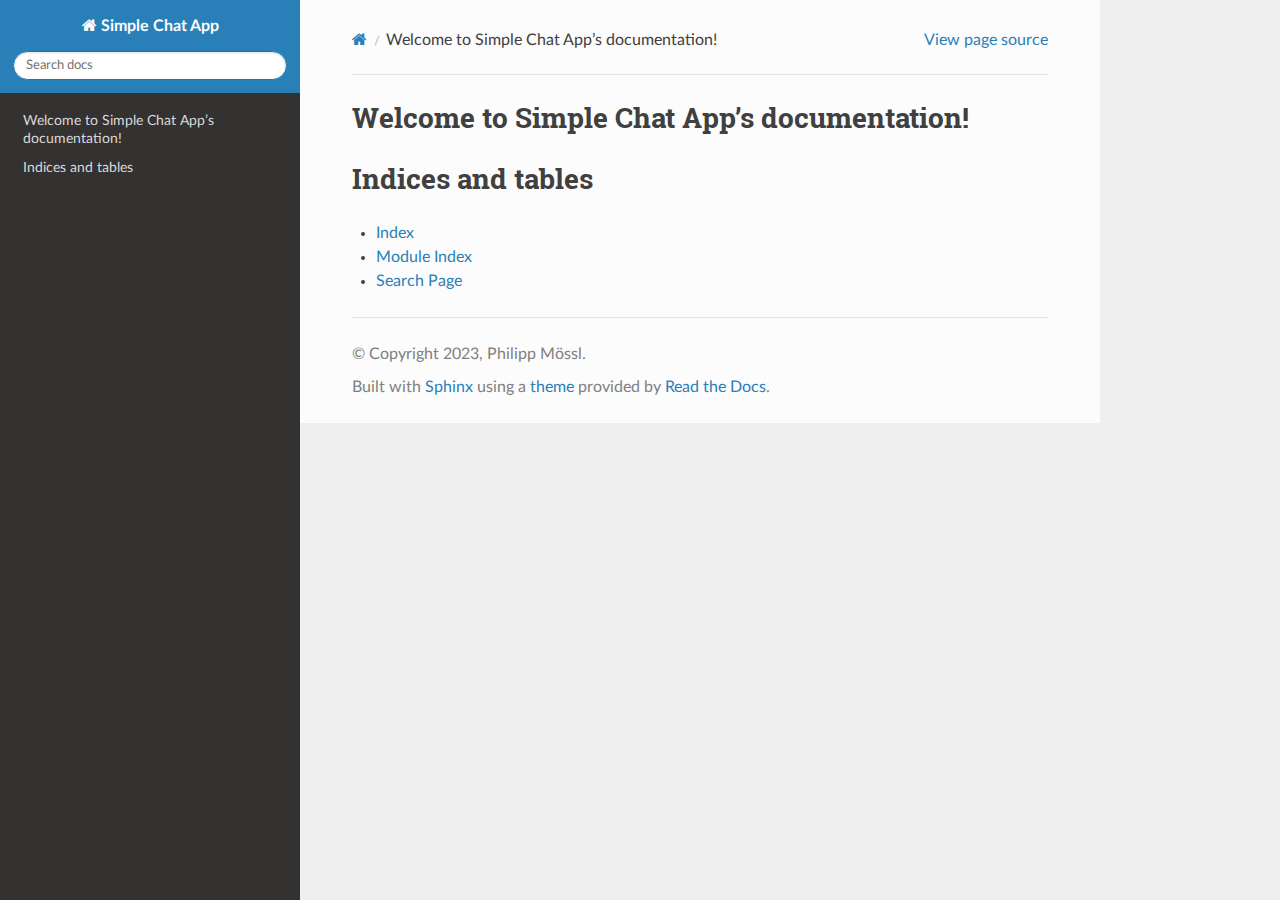
<file: docs/_build/html/index.html>
<!DOCTYPE html>
<html class="writer-html5" lang="en" data-content_root="./">
<head>
  <meta charset="utf-8" /><meta name="viewport" content="width=device-width, initial-scale=1" />

  <meta name="viewport" content="width=device-width, initial-scale=1.0" />
  <title>Welcome to Simple Chat App’s documentation! &mdash; Simple Chat App 2023 documentation</title>
      <link rel="stylesheet" type="text/css" href="_static/pygments.css?v=80d5e7a1" />
      <link rel="stylesheet" type="text/css" href="_static/css/theme.css?v=19f00094" />

  
  <!--[if lt IE 9]>
    <script src="_static/js/html5shiv.min.js"></script>
  <![endif]-->
  
        <script src="_static/jquery.js?v=5d32c60e"></script>
        <script src="_static/_sphinx_javascript_frameworks_compat.js?v=2cd50e6c"></script>
        <script src="_static/documentation_options.js?v=a4664895"></script>
        <script src="_static/doctools.js?v=888ff710"></script>
        <script src="_static/sphinx_highlight.js?v=dc90522c"></script>
    <script src="_static/js/theme.js"></script>
    <link rel="index" title="Index" href="genindex.html" />
    <link rel="search" title="Search" href="search.html" /> 
</head>

<body class="wy-body-for-nav"> 
  <div class="wy-grid-for-nav">
    <nav data-toggle="wy-nav-shift" class="wy-nav-side">
      <div class="wy-side-scroll">
        <div class="wy-side-nav-search" >

          
          
          <a href="#" class="icon icon-home">
            Simple Chat App
          </a>
<div role="search">
  <form id="rtd-search-form" class="wy-form" action="search.html" method="get">
    <input type="text" name="q" placeholder="Search docs" aria-label="Search docs" />
    <input type="hidden" name="check_keywords" value="yes" />
    <input type="hidden" name="area" value="default" />
  </form>
</div>
        </div><div class="wy-menu wy-menu-vertical" data-spy="affix" role="navigation" aria-label="Navigation menu">
              <!-- Local TOC -->
              <div class="local-toc"><ul>
<li><a class="reference internal" href="#">Welcome to Simple Chat App’s documentation!</a></li>
<li><a class="reference internal" href="#indices-and-tables">Indices and tables</a></li>
</ul>
</div>
        </div>
      </div>
    </nav>

    <section data-toggle="wy-nav-shift" class="wy-nav-content-wrap"><nav class="wy-nav-top" aria-label="Mobile navigation menu" >
          <i data-toggle="wy-nav-top" class="fa fa-bars"></i>
          <a href="#">Simple Chat App</a>
      </nav>

      <div class="wy-nav-content">
        <div class="rst-content">
          <div role="navigation" aria-label="Page navigation">
  <ul class="wy-breadcrumbs">
      <li><a href="#" class="icon icon-home" aria-label="Home"></a></li>
      <li class="breadcrumb-item active">Welcome to Simple Chat App’s documentation!</li>
      <li class="wy-breadcrumbs-aside">
            <a href="_sources/index.rst.txt" rel="nofollow"> View page source</a>
      </li>
  </ul>
  <hr/>
</div>
          <div role="main" class="document" itemscope="itemscope" itemtype="http://schema.org/Article">
           <div itemprop="articleBody">
             
  <section id="welcome-to-simple-chat-app-s-documentation">
<h1>Welcome to Simple Chat App’s documentation!<a class="headerlink" href="#welcome-to-simple-chat-app-s-documentation" title="Link to this heading"></a></h1>
<div class="toctree-wrapper compound">
</div>
</section>
<section id="indices-and-tables">
<h1>Indices and tables<a class="headerlink" href="#indices-and-tables" title="Link to this heading"></a></h1>
<ul class="simple">
<li><p><a class="reference internal" href="genindex.html"><span class="std std-ref">Index</span></a></p></li>
<li><p><a class="reference internal" href="py-modindex.html"><span class="std std-ref">Module Index</span></a></p></li>
<li><p><a class="reference internal" href="search.html"><span class="std std-ref">Search Page</span></a></p></li>
</ul>
</section>


           </div>
          </div>
          <footer>

  <hr/>

  <div role="contentinfo">
    <p>&#169; Copyright 2023, Philipp Mössl.</p>
  </div>

  Built with <a href="https://www.sphinx-doc.org/">Sphinx</a> using a
    <a href="https://github.com/readthedocs/sphinx_rtd_theme">theme</a>
    provided by <a href="https://readthedocs.org">Read the Docs</a>.
   

</footer>
        </div>
      </div>
    </section>
  </div>
  <script>
      jQuery(function () {
          SphinxRtdTheme.Navigation.enable(true);
      });
  </script> 

</body>
</html>
</file>
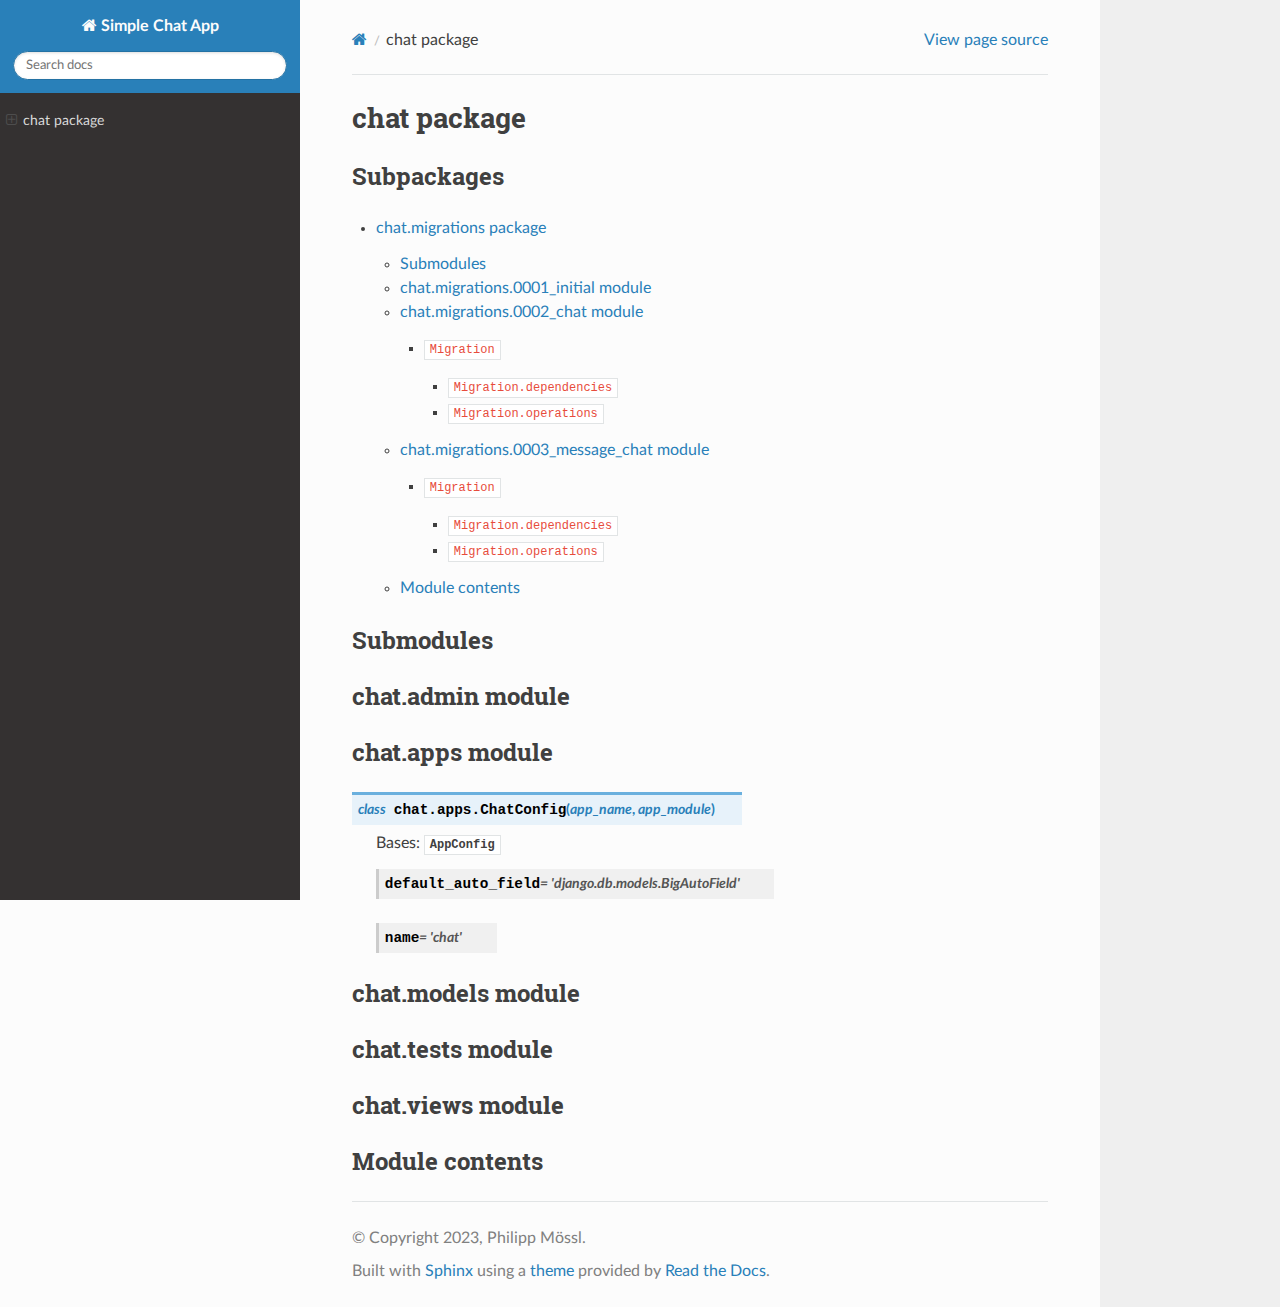
<file: docs/_build/html/chat.html>
<!DOCTYPE html>
<html class="writer-html5" lang="en" data-content_root="./">
<head>
  <meta charset="utf-8" /><meta name="viewport" content="width=device-width, initial-scale=1" />

  <meta name="viewport" content="width=device-width, initial-scale=1.0" />
  <title>chat package &mdash; Simple Chat App 2023 documentation</title>
      <link rel="stylesheet" type="text/css" href="_static/pygments.css?v=80d5e7a1" />
      <link rel="stylesheet" type="text/css" href="_static/css/theme.css?v=19f00094" />

  
  <!--[if lt IE 9]>
    <script src="_static/js/html5shiv.min.js"></script>
  <![endif]-->
  
        <script src="_static/jquery.js?v=5d32c60e"></script>
        <script src="_static/_sphinx_javascript_frameworks_compat.js?v=2cd50e6c"></script>
        <script src="_static/documentation_options.js?v=a4664895"></script>
        <script src="_static/doctools.js?v=888ff710"></script>
        <script src="_static/sphinx_highlight.js?v=dc90522c"></script>
    <script src="_static/js/theme.js"></script>
    <link rel="index" title="Index" href="genindex.html" />
    <link rel="search" title="Search" href="search.html" /> 
</head>

<body class="wy-body-for-nav"> 
  <div class="wy-grid-for-nav">
    <nav data-toggle="wy-nav-shift" class="wy-nav-side">
      <div class="wy-side-scroll">
        <div class="wy-side-nav-search" >

          
          
          <a href="index.html" class="icon icon-home">
            Simple Chat App
          </a>
<div role="search">
  <form id="rtd-search-form" class="wy-form" action="search.html" method="get">
    <input type="text" name="q" placeholder="Search docs" aria-label="Search docs" />
    <input type="hidden" name="check_keywords" value="yes" />
    <input type="hidden" name="area" value="default" />
  </form>
</div>
        </div><div class="wy-menu wy-menu-vertical" data-spy="affix" role="navigation" aria-label="Navigation menu">
              <!-- Local TOC -->
              <div class="local-toc"><ul>
<li><a class="reference internal" href="#">chat package</a><ul>
<li><a class="reference internal" href="#subpackages">Subpackages</a></li>
<li><a class="reference internal" href="#submodules">Submodules</a></li>
<li><a class="reference internal" href="#chat-admin-module">chat.admin module</a></li>
<li><a class="reference internal" href="#module-chat.apps">chat.apps module</a><ul>
<li><a class="reference internal" href="#chat.apps.ChatConfig"><code class="docutils literal notranslate"><span class="pre">ChatConfig</span></code></a><ul>
<li><a class="reference internal" href="#chat.apps.ChatConfig.default_auto_field"><code class="docutils literal notranslate"><span class="pre">ChatConfig.default_auto_field</span></code></a></li>
<li><a class="reference internal" href="#chat.apps.ChatConfig.name"><code class="docutils literal notranslate"><span class="pre">ChatConfig.name</span></code></a></li>
</ul>
</li>
</ul>
</li>
<li><a class="reference internal" href="#chat-models-module">chat.models module</a></li>
<li><a class="reference internal" href="#module-chat.tests">chat.tests module</a></li>
<li><a class="reference internal" href="#chat-views-module">chat.views module</a></li>
<li><a class="reference internal" href="#module-chat">Module contents</a></li>
</ul>
</li>
</ul>
</div>
        </div>
      </div>
    </nav>

    <section data-toggle="wy-nav-shift" class="wy-nav-content-wrap"><nav class="wy-nav-top" aria-label="Mobile navigation menu" >
          <i data-toggle="wy-nav-top" class="fa fa-bars"></i>
          <a href="index.html">Simple Chat App</a>
      </nav>

      <div class="wy-nav-content">
        <div class="rst-content">
          <div role="navigation" aria-label="Page navigation">
  <ul class="wy-breadcrumbs">
      <li><a href="index.html" class="icon icon-home" aria-label="Home"></a></li>
      <li class="breadcrumb-item active">chat package</li>
      <li class="wy-breadcrumbs-aside">
            <a href="_sources/chat.rst.txt" rel="nofollow"> View page source</a>
      </li>
  </ul>
  <hr/>
</div>
          <div role="main" class="document" itemscope="itemscope" itemtype="http://schema.org/Article">
           <div itemprop="articleBody">
             
  <section id="chat-package">
<h1>chat package<a class="headerlink" href="#chat-package" title="Link to this heading"></a></h1>
<section id="subpackages">
<h2>Subpackages<a class="headerlink" href="#subpackages" title="Link to this heading"></a></h2>
<div class="toctree-wrapper compound">
<ul>
<li class="toctree-l1"><a class="reference internal" href="chat.migrations.html">chat.migrations package</a><ul>
<li class="toctree-l2"><a class="reference internal" href="chat.migrations.html#submodules">Submodules</a></li>
<li class="toctree-l2"><a class="reference internal" href="chat.migrations.html#chat-migrations-0001-initial-module">chat.migrations.0001_initial module</a></li>
<li class="toctree-l2"><a class="reference internal" href="chat.migrations.html#module-chat.migrations.0002_chat">chat.migrations.0002_chat module</a><ul>
<li class="toctree-l3"><a class="reference internal" href="chat.migrations.html#chat.migrations.0002_chat.Migration"><code class="docutils literal notranslate"><span class="pre">Migration</span></code></a><ul>
<li class="toctree-l4"><a class="reference internal" href="chat.migrations.html#chat.migrations.0002_chat.Migration.dependencies"><code class="docutils literal notranslate"><span class="pre">Migration.dependencies</span></code></a></li>
<li class="toctree-l4"><a class="reference internal" href="chat.migrations.html#chat.migrations.0002_chat.Migration.operations"><code class="docutils literal notranslate"><span class="pre">Migration.operations</span></code></a></li>
</ul>
</li>
</ul>
</li>
<li class="toctree-l2"><a class="reference internal" href="chat.migrations.html#module-chat.migrations.0003_message_chat">chat.migrations.0003_message_chat module</a><ul>
<li class="toctree-l3"><a class="reference internal" href="chat.migrations.html#chat.migrations.0003_message_chat.Migration"><code class="docutils literal notranslate"><span class="pre">Migration</span></code></a><ul>
<li class="toctree-l4"><a class="reference internal" href="chat.migrations.html#chat.migrations.0003_message_chat.Migration.dependencies"><code class="docutils literal notranslate"><span class="pre">Migration.dependencies</span></code></a></li>
<li class="toctree-l4"><a class="reference internal" href="chat.migrations.html#chat.migrations.0003_message_chat.Migration.operations"><code class="docutils literal notranslate"><span class="pre">Migration.operations</span></code></a></li>
</ul>
</li>
</ul>
</li>
<li class="toctree-l2"><a class="reference internal" href="chat.migrations.html#module-chat.migrations">Module contents</a></li>
</ul>
</li>
</ul>
</div>
</section>
<section id="submodules">
<h2>Submodules<a class="headerlink" href="#submodules" title="Link to this heading"></a></h2>
</section>
<section id="chat-admin-module">
<h2>chat.admin module<a class="headerlink" href="#chat-admin-module" title="Link to this heading"></a></h2>
</section>
<section id="module-chat.apps">
<span id="chat-apps-module"></span><h2>chat.apps module<a class="headerlink" href="#module-chat.apps" title="Link to this heading"></a></h2>
<dl class="py class">
<dt class="sig sig-object py" id="chat.apps.ChatConfig">
<em class="property"><span class="pre">class</span><span class="w"> </span></em><span class="sig-prename descclassname"><span class="pre">chat.apps.</span></span><span class="sig-name descname"><span class="pre">ChatConfig</span></span><span class="sig-paren">(</span><em class="sig-param"><span class="n"><span class="pre">app_name</span></span></em>, <em class="sig-param"><span class="n"><span class="pre">app_module</span></span></em><span class="sig-paren">)</span><a class="headerlink" href="#chat.apps.ChatConfig" title="Link to this definition"></a></dt>
<dd><p>Bases: <code class="xref py py-class docutils literal notranslate"><span class="pre">AppConfig</span></code></p>
<dl class="py attribute">
<dt class="sig sig-object py" id="chat.apps.ChatConfig.default_auto_field">
<span class="sig-name descname"><span class="pre">default_auto_field</span></span><em class="property"><span class="w"> </span><span class="p"><span class="pre">=</span></span><span class="w"> </span><span class="pre">'django.db.models.BigAutoField'</span></em><a class="headerlink" href="#chat.apps.ChatConfig.default_auto_field" title="Link to this definition"></a></dt>
<dd></dd></dl>

<dl class="py attribute">
<dt class="sig sig-object py" id="chat.apps.ChatConfig.name">
<span class="sig-name descname"><span class="pre">name</span></span><em class="property"><span class="w"> </span><span class="p"><span class="pre">=</span></span><span class="w"> </span><span class="pre">'chat'</span></em><a class="headerlink" href="#chat.apps.ChatConfig.name" title="Link to this definition"></a></dt>
<dd></dd></dl>

</dd></dl>

</section>
<section id="chat-models-module">
<h2>chat.models module<a class="headerlink" href="#chat-models-module" title="Link to this heading"></a></h2>
</section>
<section id="module-chat.tests">
<span id="chat-tests-module"></span><h2>chat.tests module<a class="headerlink" href="#module-chat.tests" title="Link to this heading"></a></h2>
</section>
<section id="chat-views-module">
<h2>chat.views module<a class="headerlink" href="#chat-views-module" title="Link to this heading"></a></h2>
</section>
<section id="module-chat">
<span id="module-contents"></span><h2>Module contents<a class="headerlink" href="#module-chat" title="Link to this heading"></a></h2>
</section>
</section>


           </div>
          </div>
          <footer>

  <hr/>

  <div role="contentinfo">
    <p>&#169; Copyright 2023, Philipp Mössl.</p>
  </div>

  Built with <a href="https://www.sphinx-doc.org/">Sphinx</a> using a
    <a href="https://github.com/readthedocs/sphinx_rtd_theme">theme</a>
    provided by <a href="https://readthedocs.org">Read the Docs</a>.
   

</footer>
        </div>
      </div>
    </section>
  </div>
  <script>
      jQuery(function () {
          SphinxRtdTheme.Navigation.enable(true);
      });
  </script> 

</body>
</html>
</file>
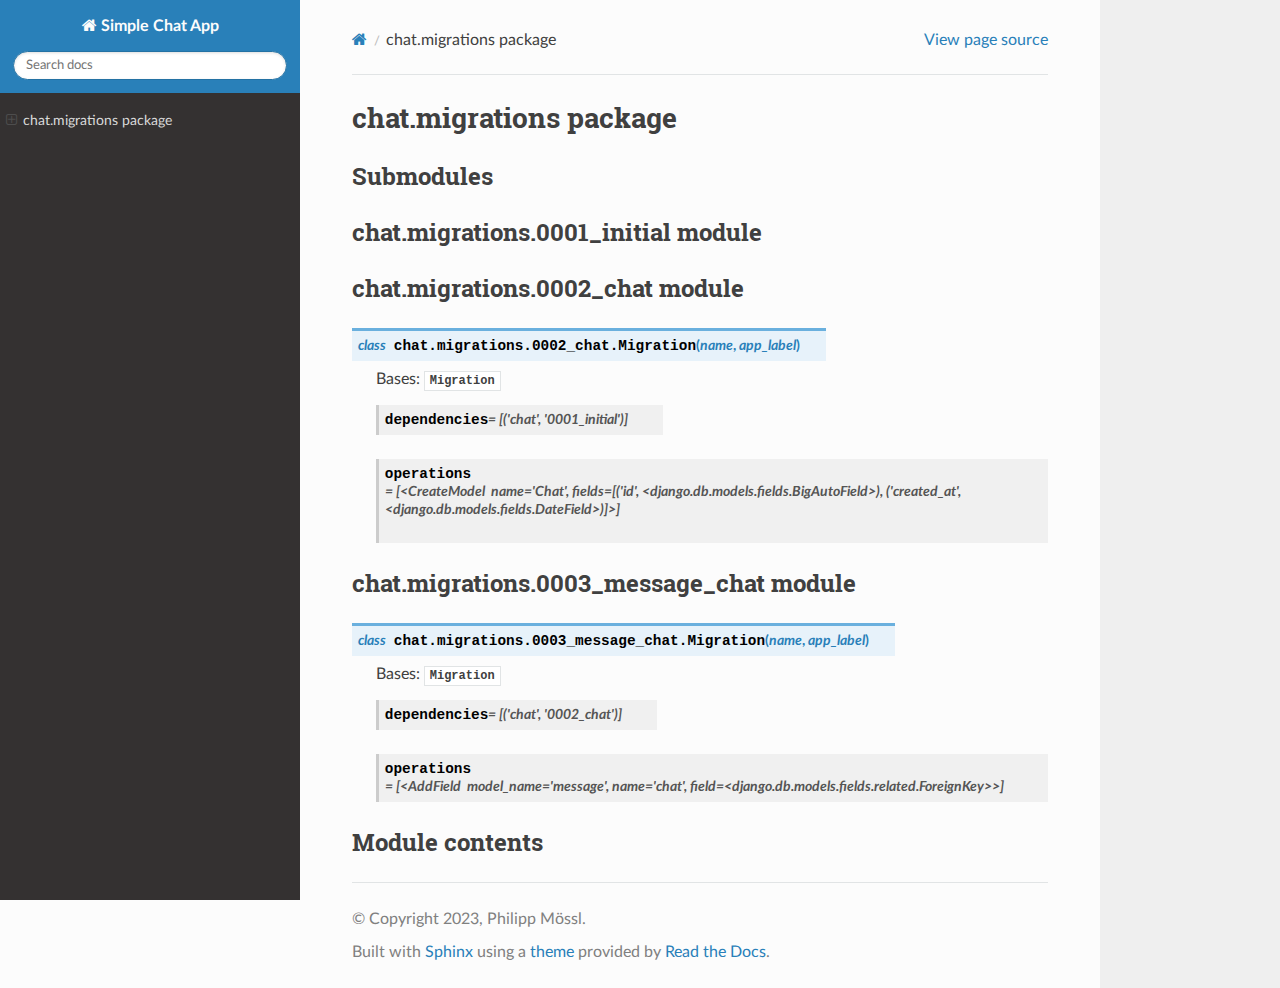
<file: docs/_build/html/chat.migrations.html>
<!DOCTYPE html>
<html class="writer-html5" lang="en" data-content_root="./">
<head>
  <meta charset="utf-8" /><meta name="viewport" content="width=device-width, initial-scale=1" />

  <meta name="viewport" content="width=device-width, initial-scale=1.0" />
  <title>chat.migrations package &mdash; Simple Chat App 2023 documentation</title>
      <link rel="stylesheet" type="text/css" href="_static/pygments.css?v=80d5e7a1" />
      <link rel="stylesheet" type="text/css" href="_static/css/theme.css?v=19f00094" />

  
  <!--[if lt IE 9]>
    <script src="_static/js/html5shiv.min.js"></script>
  <![endif]-->
  
        <script src="_static/jquery.js?v=5d32c60e"></script>
        <script src="_static/_sphinx_javascript_frameworks_compat.js?v=2cd50e6c"></script>
        <script src="_static/documentation_options.js?v=a4664895"></script>
        <script src="_static/doctools.js?v=888ff710"></script>
        <script src="_static/sphinx_highlight.js?v=dc90522c"></script>
    <script src="_static/js/theme.js"></script>
    <link rel="index" title="Index" href="genindex.html" />
    <link rel="search" title="Search" href="search.html" /> 
</head>

<body class="wy-body-for-nav"> 
  <div class="wy-grid-for-nav">
    <nav data-toggle="wy-nav-shift" class="wy-nav-side">
      <div class="wy-side-scroll">
        <div class="wy-side-nav-search" >

          
          
          <a href="index.html" class="icon icon-home">
            Simple Chat App
          </a>
<div role="search">
  <form id="rtd-search-form" class="wy-form" action="search.html" method="get">
    <input type="text" name="q" placeholder="Search docs" aria-label="Search docs" />
    <input type="hidden" name="check_keywords" value="yes" />
    <input type="hidden" name="area" value="default" />
  </form>
</div>
        </div><div class="wy-menu wy-menu-vertical" data-spy="affix" role="navigation" aria-label="Navigation menu">
              <!-- Local TOC -->
              <div class="local-toc"><ul>
<li><a class="reference internal" href="#">chat.migrations package</a><ul>
<li><a class="reference internal" href="#submodules">Submodules</a></li>
<li><a class="reference internal" href="#chat-migrations-0001-initial-module">chat.migrations.0001_initial module</a></li>
<li><a class="reference internal" href="#module-chat.migrations.0002_chat">chat.migrations.0002_chat module</a><ul>
<li><a class="reference internal" href="#chat.migrations.0002_chat.Migration"><code class="docutils literal notranslate"><span class="pre">Migration</span></code></a><ul>
<li><a class="reference internal" href="#chat.migrations.0002_chat.Migration.dependencies"><code class="docutils literal notranslate"><span class="pre">Migration.dependencies</span></code></a></li>
<li><a class="reference internal" href="#chat.migrations.0002_chat.Migration.operations"><code class="docutils literal notranslate"><span class="pre">Migration.operations</span></code></a></li>
</ul>
</li>
</ul>
</li>
<li><a class="reference internal" href="#module-chat.migrations.0003_message_chat">chat.migrations.0003_message_chat module</a><ul>
<li><a class="reference internal" href="#chat.migrations.0003_message_chat.Migration"><code class="docutils literal notranslate"><span class="pre">Migration</span></code></a><ul>
<li><a class="reference internal" href="#chat.migrations.0003_message_chat.Migration.dependencies"><code class="docutils literal notranslate"><span class="pre">Migration.dependencies</span></code></a></li>
<li><a class="reference internal" href="#chat.migrations.0003_message_chat.Migration.operations"><code class="docutils literal notranslate"><span class="pre">Migration.operations</span></code></a></li>
</ul>
</li>
</ul>
</li>
<li><a class="reference internal" href="#module-chat.migrations">Module contents</a></li>
</ul>
</li>
</ul>
</div>
        </div>
      </div>
    </nav>

    <section data-toggle="wy-nav-shift" class="wy-nav-content-wrap"><nav class="wy-nav-top" aria-label="Mobile navigation menu" >
          <i data-toggle="wy-nav-top" class="fa fa-bars"></i>
          <a href="index.html">Simple Chat App</a>
      </nav>

      <div class="wy-nav-content">
        <div class="rst-content">
          <div role="navigation" aria-label="Page navigation">
  <ul class="wy-breadcrumbs">
      <li><a href="index.html" class="icon icon-home" aria-label="Home"></a></li>
      <li class="breadcrumb-item active">chat.migrations package</li>
      <li class="wy-breadcrumbs-aside">
            <a href="_sources/chat.migrations.rst.txt" rel="nofollow"> View page source</a>
      </li>
  </ul>
  <hr/>
</div>
          <div role="main" class="document" itemscope="itemscope" itemtype="http://schema.org/Article">
           <div itemprop="articleBody">
             
  <section id="chat-migrations-package">
<h1>chat.migrations package<a class="headerlink" href="#chat-migrations-package" title="Link to this heading"></a></h1>
<section id="submodules">
<h2>Submodules<a class="headerlink" href="#submodules" title="Link to this heading"></a></h2>
</section>
<section id="chat-migrations-0001-initial-module">
<h2>chat.migrations.0001_initial module<a class="headerlink" href="#chat-migrations-0001-initial-module" title="Link to this heading"></a></h2>
</section>
<section id="module-chat.migrations.0002_chat">
<span id="chat-migrations-0002-chat-module"></span><h2>chat.migrations.0002_chat module<a class="headerlink" href="#module-chat.migrations.0002_chat" title="Link to this heading"></a></h2>
<dl class="py class">
<dt class="sig sig-object py" id="chat.migrations.0002_chat.Migration">
<em class="property"><span class="pre">class</span><span class="w"> </span></em><span class="sig-prename descclassname"><span class="pre">chat.migrations.0002_chat.</span></span><span class="sig-name descname"><span class="pre">Migration</span></span><span class="sig-paren">(</span><em class="sig-param"><span class="n"><span class="pre">name</span></span></em>, <em class="sig-param"><span class="n"><span class="pre">app_label</span></span></em><span class="sig-paren">)</span><a class="headerlink" href="#chat.migrations.0002_chat.Migration" title="Link to this definition"></a></dt>
<dd><p>Bases: <code class="xref py py-class docutils literal notranslate"><span class="pre">Migration</span></code></p>
<dl class="py attribute">
<dt class="sig sig-object py" id="chat.migrations.0002_chat.Migration.dependencies">
<span class="sig-name descname"><span class="pre">dependencies</span></span><em class="property"><span class="w"> </span><span class="p"><span class="pre">=</span></span><span class="w"> </span><span class="pre">[('chat',</span> <span class="pre">'0001_initial')]</span></em><a class="headerlink" href="#chat.migrations.0002_chat.Migration.dependencies" title="Link to this definition"></a></dt>
<dd></dd></dl>

<dl class="py attribute">
<dt class="sig sig-object py" id="chat.migrations.0002_chat.Migration.operations">
<span class="sig-name descname"><span class="pre">operations</span></span><em class="property"><span class="w"> </span><span class="p"><span class="pre">=</span></span><span class="w"> </span><span class="pre">[&lt;CreateModel</span>&#160; <span class="pre">name='Chat',</span> <span class="pre">fields=[('id',</span> <span class="pre">&lt;django.db.models.fields.BigAutoField&gt;),</span> <span class="pre">('created_at',</span> <span class="pre">&lt;django.db.models.fields.DateField&gt;)]&gt;]</span></em><a class="headerlink" href="#chat.migrations.0002_chat.Migration.operations" title="Link to this definition"></a></dt>
<dd></dd></dl>

</dd></dl>

</section>
<section id="module-chat.migrations.0003_message_chat">
<span id="chat-migrations-0003-message-chat-module"></span><h2>chat.migrations.0003_message_chat module<a class="headerlink" href="#module-chat.migrations.0003_message_chat" title="Link to this heading"></a></h2>
<dl class="py class">
<dt class="sig sig-object py" id="chat.migrations.0003_message_chat.Migration">
<em class="property"><span class="pre">class</span><span class="w"> </span></em><span class="sig-prename descclassname"><span class="pre">chat.migrations.0003_message_chat.</span></span><span class="sig-name descname"><span class="pre">Migration</span></span><span class="sig-paren">(</span><em class="sig-param"><span class="n"><span class="pre">name</span></span></em>, <em class="sig-param"><span class="n"><span class="pre">app_label</span></span></em><span class="sig-paren">)</span><a class="headerlink" href="#chat.migrations.0003_message_chat.Migration" title="Link to this definition"></a></dt>
<dd><p>Bases: <code class="xref py py-class docutils literal notranslate"><span class="pre">Migration</span></code></p>
<dl class="py attribute">
<dt class="sig sig-object py" id="chat.migrations.0003_message_chat.Migration.dependencies">
<span class="sig-name descname"><span class="pre">dependencies</span></span><em class="property"><span class="w"> </span><span class="p"><span class="pre">=</span></span><span class="w"> </span><span class="pre">[('chat',</span> <span class="pre">'0002_chat')]</span></em><a class="headerlink" href="#chat.migrations.0003_message_chat.Migration.dependencies" title="Link to this definition"></a></dt>
<dd></dd></dl>

<dl class="py attribute">
<dt class="sig sig-object py" id="chat.migrations.0003_message_chat.Migration.operations">
<span class="sig-name descname"><span class="pre">operations</span></span><em class="property"><span class="w"> </span><span class="p"><span class="pre">=</span></span><span class="w"> </span><span class="pre">[&lt;AddField</span>&#160; <span class="pre">model_name='message',</span> <span class="pre">name='chat',</span> <span class="pre">field=&lt;django.db.models.fields.related.ForeignKey&gt;&gt;]</span></em><a class="headerlink" href="#chat.migrations.0003_message_chat.Migration.operations" title="Link to this definition"></a></dt>
<dd></dd></dl>

</dd></dl>

</section>
<section id="module-chat.migrations">
<span id="module-contents"></span><h2>Module contents<a class="headerlink" href="#module-chat.migrations" title="Link to this heading"></a></h2>
</section>
</section>


           </div>
          </div>
          <footer>

  <hr/>

  <div role="contentinfo">
    <p>&#169; Copyright 2023, Philipp Mössl.</p>
  </div>

  Built with <a href="https://www.sphinx-doc.org/">Sphinx</a> using a
    <a href="https://github.com/readthedocs/sphinx_rtd_theme">theme</a>
    provided by <a href="https://readthedocs.org">Read the Docs</a>.
   

</footer>
        </div>
      </div>
    </section>
  </div>
  <script>
      jQuery(function () {
          SphinxRtdTheme.Navigation.enable(true);
      });
  </script> 

</body>
</html>
</file>
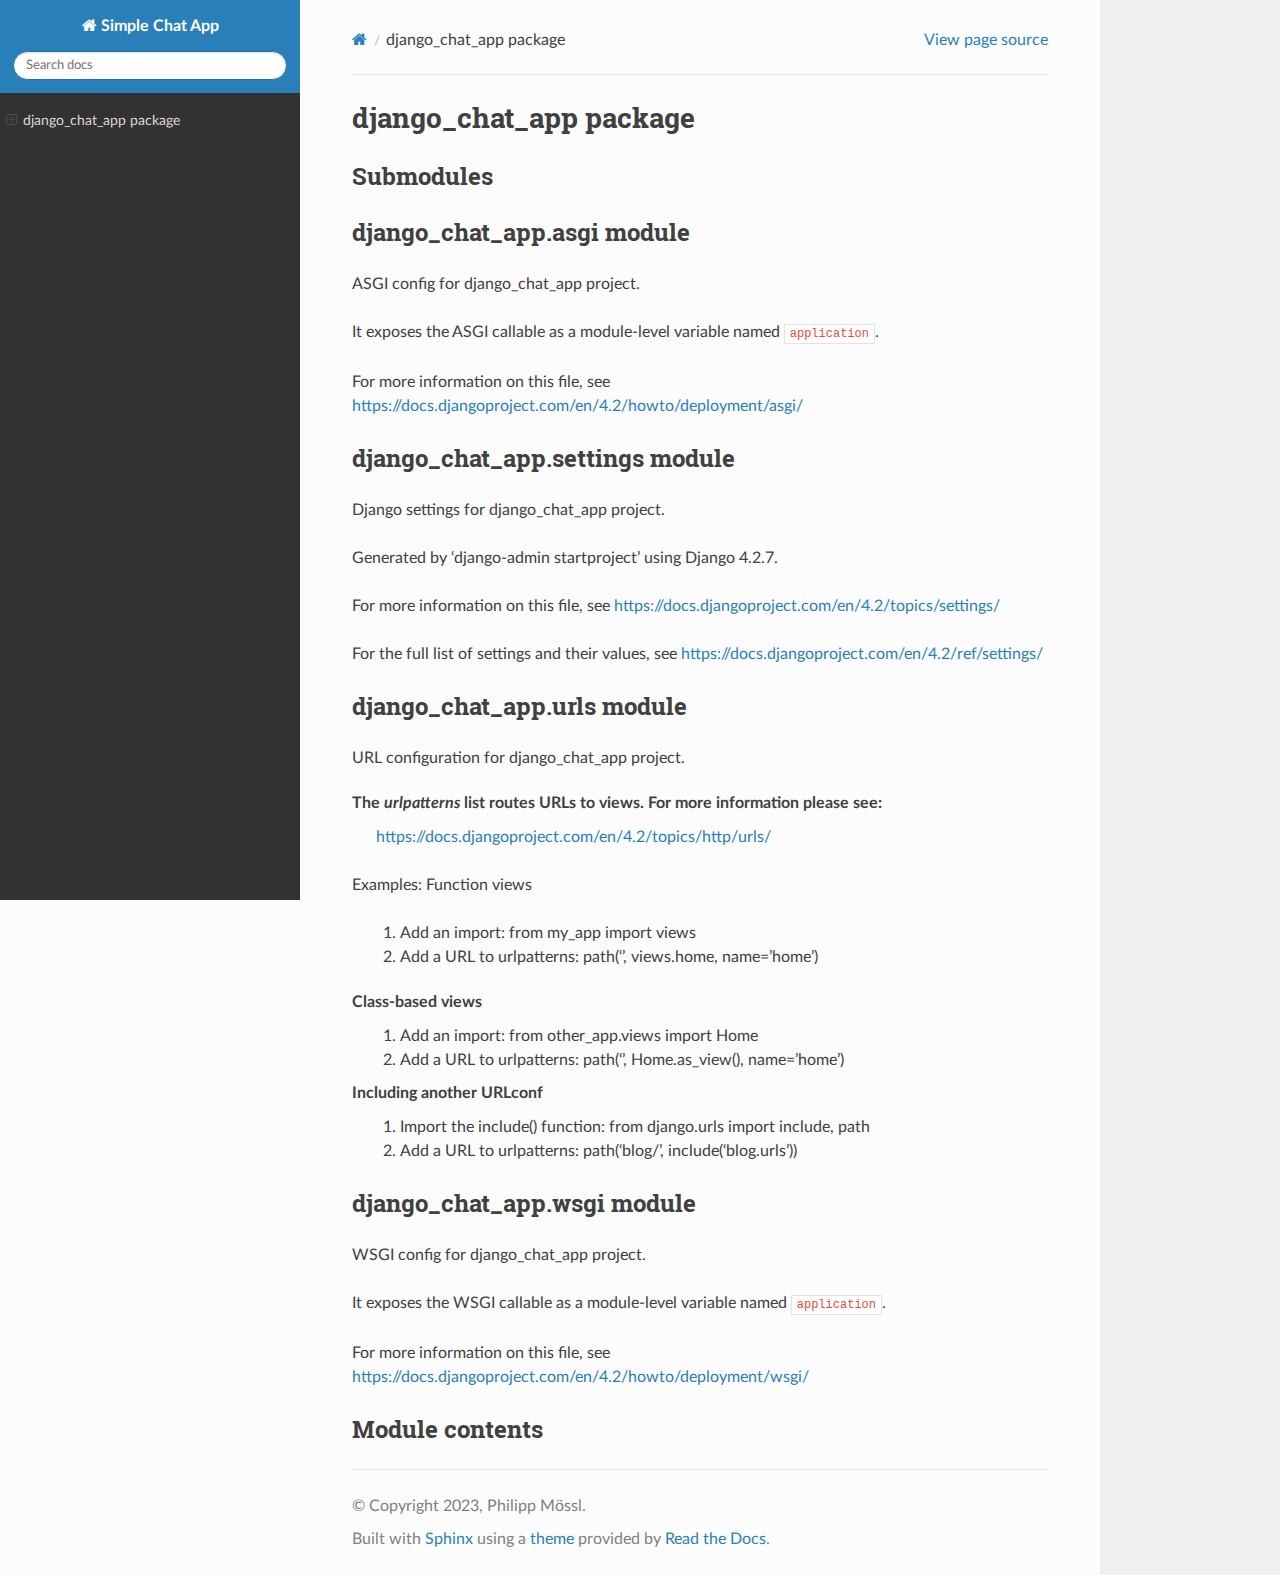
<file: docs/_build/html/django_chat_app.html>
<!DOCTYPE html>
<html class="writer-html5" lang="en" data-content_root="./">
<head>
  <meta charset="utf-8" /><meta name="viewport" content="width=device-width, initial-scale=1" />

  <meta name="viewport" content="width=device-width, initial-scale=1.0" />
  <title>django_chat_app package &mdash; Simple Chat App 2023 documentation</title>
      <link rel="stylesheet" type="text/css" href="_static/pygments.css?v=80d5e7a1" />
      <link rel="stylesheet" type="text/css" href="_static/css/theme.css?v=19f00094" />

  
  <!--[if lt IE 9]>
    <script src="_static/js/html5shiv.min.js"></script>
  <![endif]-->
  
        <script src="_static/jquery.js?v=5d32c60e"></script>
        <script src="_static/_sphinx_javascript_frameworks_compat.js?v=2cd50e6c"></script>
        <script src="_static/documentation_options.js?v=a4664895"></script>
        <script src="_static/doctools.js?v=888ff710"></script>
        <script src="_static/sphinx_highlight.js?v=dc90522c"></script>
    <script src="_static/js/theme.js"></script>
    <link rel="index" title="Index" href="genindex.html" />
    <link rel="search" title="Search" href="search.html" /> 
</head>

<body class="wy-body-for-nav"> 
  <div class="wy-grid-for-nav">
    <nav data-toggle="wy-nav-shift" class="wy-nav-side">
      <div class="wy-side-scroll">
        <div class="wy-side-nav-search" >

          
          
          <a href="index.html" class="icon icon-home">
            Simple Chat App
          </a>
<div role="search">
  <form id="rtd-search-form" class="wy-form" action="search.html" method="get">
    <input type="text" name="q" placeholder="Search docs" aria-label="Search docs" />
    <input type="hidden" name="check_keywords" value="yes" />
    <input type="hidden" name="area" value="default" />
  </form>
</div>
        </div><div class="wy-menu wy-menu-vertical" data-spy="affix" role="navigation" aria-label="Navigation menu">
              <!-- Local TOC -->
              <div class="local-toc"><ul>
<li><a class="reference internal" href="#">django_chat_app package</a><ul>
<li><a class="reference internal" href="#submodules">Submodules</a></li>
<li><a class="reference internal" href="#module-django_chat_app.asgi">django_chat_app.asgi module</a></li>
<li><a class="reference internal" href="#module-django_chat_app.settings">django_chat_app.settings module</a></li>
<li><a class="reference internal" href="#module-django_chat_app.urls">django_chat_app.urls module</a></li>
<li><a class="reference internal" href="#module-django_chat_app.wsgi">django_chat_app.wsgi module</a></li>
<li><a class="reference internal" href="#module-django_chat_app">Module contents</a></li>
</ul>
</li>
</ul>
</div>
        </div>
      </div>
    </nav>

    <section data-toggle="wy-nav-shift" class="wy-nav-content-wrap"><nav class="wy-nav-top" aria-label="Mobile navigation menu" >
          <i data-toggle="wy-nav-top" class="fa fa-bars"></i>
          <a href="index.html">Simple Chat App</a>
      </nav>

      <div class="wy-nav-content">
        <div class="rst-content">
          <div role="navigation" aria-label="Page navigation">
  <ul class="wy-breadcrumbs">
      <li><a href="index.html" class="icon icon-home" aria-label="Home"></a></li>
      <li class="breadcrumb-item active">django_chat_app package</li>
      <li class="wy-breadcrumbs-aside">
            <a href="_sources/django_chat_app.rst.txt" rel="nofollow"> View page source</a>
      </li>
  </ul>
  <hr/>
</div>
          <div role="main" class="document" itemscope="itemscope" itemtype="http://schema.org/Article">
           <div itemprop="articleBody">
             
  <section id="django-chat-app-package">
<h1>django_chat_app package<a class="headerlink" href="#django-chat-app-package" title="Link to this heading"></a></h1>
<section id="submodules">
<h2>Submodules<a class="headerlink" href="#submodules" title="Link to this heading"></a></h2>
</section>
<section id="module-django_chat_app.asgi">
<span id="django-chat-app-asgi-module"></span><h2>django_chat_app.asgi module<a class="headerlink" href="#module-django_chat_app.asgi" title="Link to this heading"></a></h2>
<p>ASGI config for django_chat_app project.</p>
<p>It exposes the ASGI callable as a module-level variable named <code class="docutils literal notranslate"><span class="pre">application</span></code>.</p>
<p>For more information on this file, see
<a class="reference external" href="https://docs.djangoproject.com/en/4.2/howto/deployment/asgi/">https://docs.djangoproject.com/en/4.2/howto/deployment/asgi/</a></p>
</section>
<section id="module-django_chat_app.settings">
<span id="django-chat-app-settings-module"></span><h2>django_chat_app.settings module<a class="headerlink" href="#module-django_chat_app.settings" title="Link to this heading"></a></h2>
<p>Django settings for django_chat_app project.</p>
<p>Generated by ‘django-admin startproject’ using Django 4.2.7.</p>
<p>For more information on this file, see
<a class="reference external" href="https://docs.djangoproject.com/en/4.2/topics/settings/">https://docs.djangoproject.com/en/4.2/topics/settings/</a></p>
<p>For the full list of settings and their values, see
<a class="reference external" href="https://docs.djangoproject.com/en/4.2/ref/settings/">https://docs.djangoproject.com/en/4.2/ref/settings/</a></p>
</section>
<section id="module-django_chat_app.urls">
<span id="django-chat-app-urls-module"></span><h2>django_chat_app.urls module<a class="headerlink" href="#module-django_chat_app.urls" title="Link to this heading"></a></h2>
<p>URL configuration for django_chat_app project.</p>
<dl class="simple">
<dt>The <cite>urlpatterns</cite> list routes URLs to views. For more information please see:</dt><dd><p><a class="reference external" href="https://docs.djangoproject.com/en/4.2/topics/http/urls/">https://docs.djangoproject.com/en/4.2/topics/http/urls/</a></p>
</dd>
</dl>
<p>Examples:
Function views</p>
<blockquote>
<div><ol class="arabic simple">
<li><p>Add an import:  from my_app import views</p></li>
<li><p>Add a URL to urlpatterns:  path(‘’, views.home, name=’home’)</p></li>
</ol>
</div></blockquote>
<dl class="simple">
<dt>Class-based views</dt><dd><ol class="arabic simple">
<li><p>Add an import:  from other_app.views import Home</p></li>
<li><p>Add a URL to urlpatterns:  path(‘’, Home.as_view(), name=’home’)</p></li>
</ol>
</dd>
<dt>Including another URLconf</dt><dd><ol class="arabic simple">
<li><p>Import the include() function: from django.urls import include, path</p></li>
<li><p>Add a URL to urlpatterns:  path(‘blog/’, include(‘blog.urls’))</p></li>
</ol>
</dd>
</dl>
</section>
<section id="module-django_chat_app.wsgi">
<span id="django-chat-app-wsgi-module"></span><h2>django_chat_app.wsgi module<a class="headerlink" href="#module-django_chat_app.wsgi" title="Link to this heading"></a></h2>
<p>WSGI config for django_chat_app project.</p>
<p>It exposes the WSGI callable as a module-level variable named <code class="docutils literal notranslate"><span class="pre">application</span></code>.</p>
<p>For more information on this file, see
<a class="reference external" href="https://docs.djangoproject.com/en/4.2/howto/deployment/wsgi/">https://docs.djangoproject.com/en/4.2/howto/deployment/wsgi/</a></p>
</section>
<section id="module-django_chat_app">
<span id="module-contents"></span><h2>Module contents<a class="headerlink" href="#module-django_chat_app" title="Link to this heading"></a></h2>
</section>
</section>


           </div>
          </div>
          <footer>

  <hr/>

  <div role="contentinfo">
    <p>&#169; Copyright 2023, Philipp Mössl.</p>
  </div>

  Built with <a href="https://www.sphinx-doc.org/">Sphinx</a> using a
    <a href="https://github.com/readthedocs/sphinx_rtd_theme">theme</a>
    provided by <a href="https://readthedocs.org">Read the Docs</a>.
   

</footer>
        </div>
      </div>
    </section>
  </div>
  <script>
      jQuery(function () {
          SphinxRtdTheme.Navigation.enable(true);
      });
  </script> 

</body>
</html>
</file>
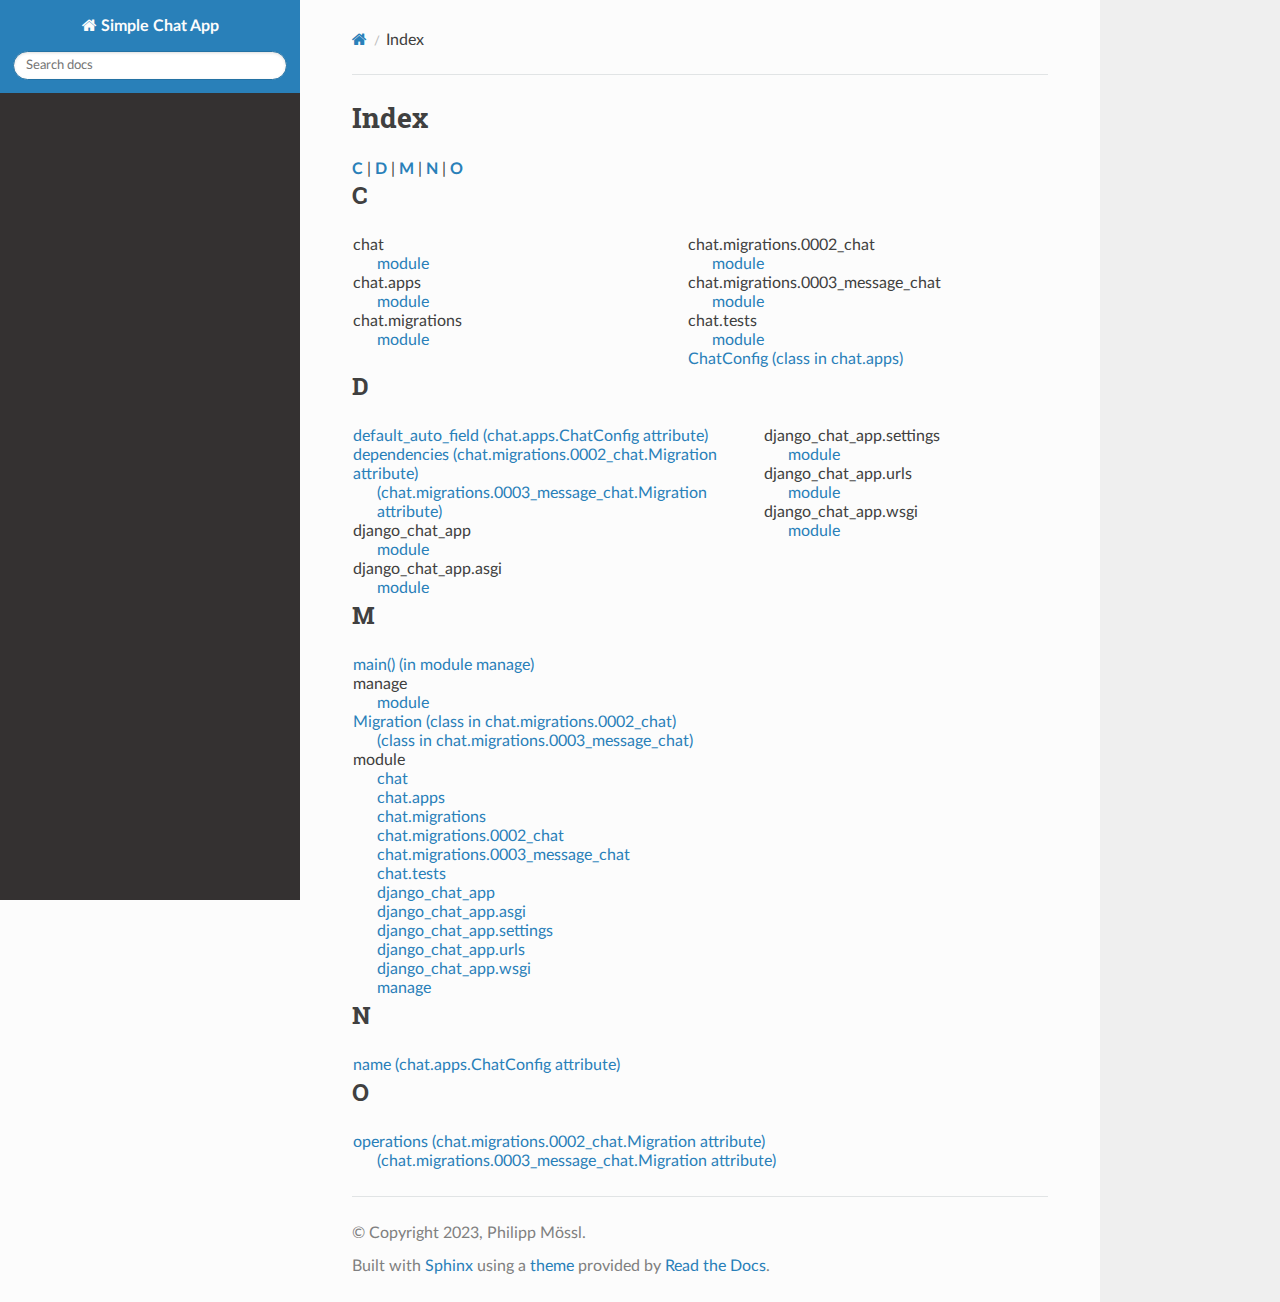
<file: docs/_build/html/genindex.html>
<!DOCTYPE html>
<html class="writer-html5" lang="en" data-content_root="./">
<head>
  <meta charset="utf-8" />
  <meta name="viewport" content="width=device-width, initial-scale=1.0" />
  <title>Index &mdash; Simple Chat App 2023 documentation</title>
      <link rel="stylesheet" type="text/css" href="_static/pygments.css?v=80d5e7a1" />
      <link rel="stylesheet" type="text/css" href="_static/css/theme.css?v=19f00094" />

  
  <!--[if lt IE 9]>
    <script src="_static/js/html5shiv.min.js"></script>
  <![endif]-->
  
        <script src="_static/jquery.js?v=5d32c60e"></script>
        <script src="_static/_sphinx_javascript_frameworks_compat.js?v=2cd50e6c"></script>
        <script src="_static/documentation_options.js?v=a4664895"></script>
        <script src="_static/doctools.js?v=888ff710"></script>
        <script src="_static/sphinx_highlight.js?v=dc90522c"></script>
    <script src="_static/js/theme.js"></script>
    <link rel="index" title="Index" href="#" />
    <link rel="search" title="Search" href="search.html" /> 
</head>

<body class="wy-body-for-nav"> 
  <div class="wy-grid-for-nav">
    <nav data-toggle="wy-nav-shift" class="wy-nav-side">
      <div class="wy-side-scroll">
        <div class="wy-side-nav-search" >

          
          
          <a href="index.html" class="icon icon-home">
            Simple Chat App
          </a>
<div role="search">
  <form id="rtd-search-form" class="wy-form" action="search.html" method="get">
    <input type="text" name="q" placeholder="Search docs" aria-label="Search docs" />
    <input type="hidden" name="check_keywords" value="yes" />
    <input type="hidden" name="area" value="default" />
  </form>
</div>
        </div><div class="wy-menu wy-menu-vertical" data-spy="affix" role="navigation" aria-label="Navigation menu">
              <!-- Local TOC -->
              <div class="local-toc"></div>
        </div>
      </div>
    </nav>

    <section data-toggle="wy-nav-shift" class="wy-nav-content-wrap"><nav class="wy-nav-top" aria-label="Mobile navigation menu" >
          <i data-toggle="wy-nav-top" class="fa fa-bars"></i>
          <a href="index.html">Simple Chat App</a>
      </nav>

      <div class="wy-nav-content">
        <div class="rst-content">
          <div role="navigation" aria-label="Page navigation">
  <ul class="wy-breadcrumbs">
      <li><a href="index.html" class="icon icon-home" aria-label="Home"></a></li>
      <li class="breadcrumb-item active">Index</li>
      <li class="wy-breadcrumbs-aside">
      </li>
  </ul>
  <hr/>
</div>
          <div role="main" class="document" itemscope="itemscope" itemtype="http://schema.org/Article">
           <div itemprop="articleBody">
             

<h1 id="index">Index</h1>

<div class="genindex-jumpbox">
 <a href="#C"><strong>C</strong></a>
 | <a href="#D"><strong>D</strong></a>
 | <a href="#M"><strong>M</strong></a>
 | <a href="#N"><strong>N</strong></a>
 | <a href="#O"><strong>O</strong></a>
 
</div>
<h2 id="C">C</h2>
<table style="width: 100%" class="indextable genindextable"><tr>
  <td style="width: 33%; vertical-align: top;"><ul>
      <li>
    chat

      <ul>
        <li><a href="chat.html#module-chat">module</a>
</li>
      </ul></li>
      <li>
    chat.apps

      <ul>
        <li><a href="chat.html#module-chat.apps">module</a>
</li>
      </ul></li>
      <li>
    chat.migrations

      <ul>
        <li><a href="chat.migrations.html#module-chat.migrations">module</a>
</li>
      </ul></li>
  </ul></td>
  <td style="width: 33%; vertical-align: top;"><ul>
      <li>
    chat.migrations.0002_chat

      <ul>
        <li><a href="chat.migrations.html#module-chat.migrations.0002_chat">module</a>
</li>
      </ul></li>
      <li>
    chat.migrations.0003_message_chat

      <ul>
        <li><a href="chat.migrations.html#module-chat.migrations.0003_message_chat">module</a>
</li>
      </ul></li>
      <li>
    chat.tests

      <ul>
        <li><a href="chat.html#module-chat.tests">module</a>
</li>
      </ul></li>
      <li><a href="chat.html#chat.apps.ChatConfig">ChatConfig (class in chat.apps)</a>
</li>
  </ul></td>
</tr></table>

<h2 id="D">D</h2>
<table style="width: 100%" class="indextable genindextable"><tr>
  <td style="width: 33%; vertical-align: top;"><ul>
      <li><a href="chat.html#chat.apps.ChatConfig.default_auto_field">default_auto_field (chat.apps.ChatConfig attribute)</a>
</li>
      <li><a href="chat.migrations.html#chat.migrations.0002_chat.Migration.dependencies">dependencies (chat.migrations.0002_chat.Migration attribute)</a>

      <ul>
        <li><a href="chat.migrations.html#chat.migrations.0003_message_chat.Migration.dependencies">(chat.migrations.0003_message_chat.Migration attribute)</a>
</li>
      </ul></li>
      <li>
    django_chat_app

      <ul>
        <li><a href="django_chat_app.html#module-django_chat_app">module</a>
</li>
      </ul></li>
      <li>
    django_chat_app.asgi

      <ul>
        <li><a href="django_chat_app.html#module-django_chat_app.asgi">module</a>
</li>
      </ul></li>
  </ul></td>
  <td style="width: 33%; vertical-align: top;"><ul>
      <li>
    django_chat_app.settings

      <ul>
        <li><a href="django_chat_app.html#module-django_chat_app.settings">module</a>
</li>
      </ul></li>
      <li>
    django_chat_app.urls

      <ul>
        <li><a href="django_chat_app.html#module-django_chat_app.urls">module</a>
</li>
      </ul></li>
      <li>
    django_chat_app.wsgi

      <ul>
        <li><a href="django_chat_app.html#module-django_chat_app.wsgi">module</a>
</li>
      </ul></li>
  </ul></td>
</tr></table>

<h2 id="M">M</h2>
<table style="width: 100%" class="indextable genindextable"><tr>
  <td style="width: 33%; vertical-align: top;"><ul>
      <li><a href="manage.html#manage.main">main() (in module manage)</a>
</li>
      <li>
    manage

      <ul>
        <li><a href="manage.html#module-manage">module</a>
</li>
      </ul></li>
      <li><a href="chat.migrations.html#chat.migrations.0002_chat.Migration">Migration (class in chat.migrations.0002_chat)</a>

      <ul>
        <li><a href="chat.migrations.html#chat.migrations.0003_message_chat.Migration">(class in chat.migrations.0003_message_chat)</a>
</li>
      </ul></li>
      <li>
    module

      <ul>
        <li><a href="chat.html#module-chat">chat</a>
</li>
        <li><a href="chat.html#module-chat.apps">chat.apps</a>
</li>
        <li><a href="chat.migrations.html#module-chat.migrations">chat.migrations</a>
</li>
        <li><a href="chat.migrations.html#module-chat.migrations.0002_chat">chat.migrations.0002_chat</a>
</li>
        <li><a href="chat.migrations.html#module-chat.migrations.0003_message_chat">chat.migrations.0003_message_chat</a>
</li>
        <li><a href="chat.html#module-chat.tests">chat.tests</a>
</li>
        <li><a href="django_chat_app.html#module-django_chat_app">django_chat_app</a>
</li>
        <li><a href="django_chat_app.html#module-django_chat_app.asgi">django_chat_app.asgi</a>
</li>
        <li><a href="django_chat_app.html#module-django_chat_app.settings">django_chat_app.settings</a>
</li>
        <li><a href="django_chat_app.html#module-django_chat_app.urls">django_chat_app.urls</a>
</li>
        <li><a href="django_chat_app.html#module-django_chat_app.wsgi">django_chat_app.wsgi</a>
</li>
        <li><a href="manage.html#module-manage">manage</a>
</li>
      </ul></li>
  </ul></td>
</tr></table>

<h2 id="N">N</h2>
<table style="width: 100%" class="indextable genindextable"><tr>
  <td style="width: 33%; vertical-align: top;"><ul>
      <li><a href="chat.html#chat.apps.ChatConfig.name">name (chat.apps.ChatConfig attribute)</a>
</li>
  </ul></td>
</tr></table>

<h2 id="O">O</h2>
<table style="width: 100%" class="indextable genindextable"><tr>
  <td style="width: 33%; vertical-align: top;"><ul>
      <li><a href="chat.migrations.html#chat.migrations.0002_chat.Migration.operations">operations (chat.migrations.0002_chat.Migration attribute)</a>

      <ul>
        <li><a href="chat.migrations.html#chat.migrations.0003_message_chat.Migration.operations">(chat.migrations.0003_message_chat.Migration attribute)</a>
</li>
      </ul></li>
  </ul></td>
</tr></table>



           </div>
          </div>
          <footer>

  <hr/>

  <div role="contentinfo">
    <p>&#169; Copyright 2023, Philipp Mössl.</p>
  </div>

  Built with <a href="https://www.sphinx-doc.org/">Sphinx</a> using a
    <a href="https://github.com/readthedocs/sphinx_rtd_theme">theme</a>
    provided by <a href="https://readthedocs.org">Read the Docs</a>.
   

</footer>
        </div>
      </div>
    </section>
  </div>
  <script>
      jQuery(function () {
          SphinxRtdTheme.Navigation.enable(true);
      });
  </script> 

</body>
</html>
</file>
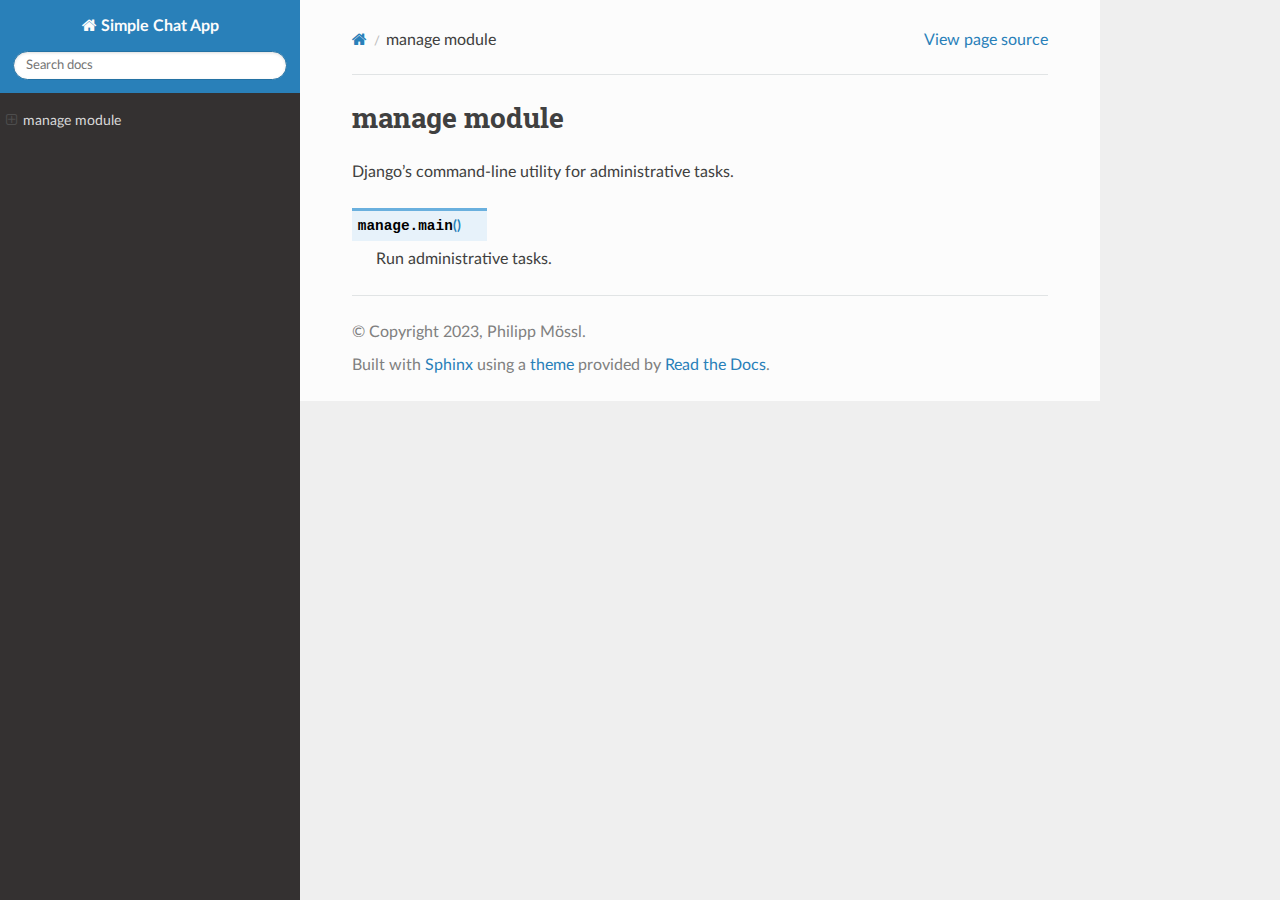
<file: docs/_build/html/manage.html>
<!DOCTYPE html>
<html class="writer-html5" lang="en" data-content_root="./">
<head>
  <meta charset="utf-8" /><meta name="viewport" content="width=device-width, initial-scale=1" />

  <meta name="viewport" content="width=device-width, initial-scale=1.0" />
  <title>manage module &mdash; Simple Chat App 2023 documentation</title>
      <link rel="stylesheet" type="text/css" href="_static/pygments.css?v=80d5e7a1" />
      <link rel="stylesheet" type="text/css" href="_static/css/theme.css?v=19f00094" />

  
  <!--[if lt IE 9]>
    <script src="_static/js/html5shiv.min.js"></script>
  <![endif]-->
  
        <script src="_static/jquery.js?v=5d32c60e"></script>
        <script src="_static/_sphinx_javascript_frameworks_compat.js?v=2cd50e6c"></script>
        <script src="_static/documentation_options.js?v=a4664895"></script>
        <script src="_static/doctools.js?v=888ff710"></script>
        <script src="_static/sphinx_highlight.js?v=dc90522c"></script>
    <script src="_static/js/theme.js"></script>
    <link rel="index" title="Index" href="genindex.html" />
    <link rel="search" title="Search" href="search.html" /> 
</head>

<body class="wy-body-for-nav"> 
  <div class="wy-grid-for-nav">
    <nav data-toggle="wy-nav-shift" class="wy-nav-side">
      <div class="wy-side-scroll">
        <div class="wy-side-nav-search" >

          
          
          <a href="index.html" class="icon icon-home">
            Simple Chat App
          </a>
<div role="search">
  <form id="rtd-search-form" class="wy-form" action="search.html" method="get">
    <input type="text" name="q" placeholder="Search docs" aria-label="Search docs" />
    <input type="hidden" name="check_keywords" value="yes" />
    <input type="hidden" name="area" value="default" />
  </form>
</div>
        </div><div class="wy-menu wy-menu-vertical" data-spy="affix" role="navigation" aria-label="Navigation menu">
              <!-- Local TOC -->
              <div class="local-toc"><ul>
<li><a class="reference internal" href="#">manage module</a><ul>
<li><a class="reference internal" href="#manage.main"><code class="docutils literal notranslate"><span class="pre">main()</span></code></a></li>
</ul>
</li>
</ul>
</div>
        </div>
      </div>
    </nav>

    <section data-toggle="wy-nav-shift" class="wy-nav-content-wrap"><nav class="wy-nav-top" aria-label="Mobile navigation menu" >
          <i data-toggle="wy-nav-top" class="fa fa-bars"></i>
          <a href="index.html">Simple Chat App</a>
      </nav>

      <div class="wy-nav-content">
        <div class="rst-content">
          <div role="navigation" aria-label="Page navigation">
  <ul class="wy-breadcrumbs">
      <li><a href="index.html" class="icon icon-home" aria-label="Home"></a></li>
      <li class="breadcrumb-item active">manage module</li>
      <li class="wy-breadcrumbs-aside">
            <a href="_sources/manage.rst.txt" rel="nofollow"> View page source</a>
      </li>
  </ul>
  <hr/>
</div>
          <div role="main" class="document" itemscope="itemscope" itemtype="http://schema.org/Article">
           <div itemprop="articleBody">
             
  <section id="module-manage">
<span id="manage-module"></span><h1>manage module<a class="headerlink" href="#module-manage" title="Link to this heading"></a></h1>
<p>Django’s command-line utility for administrative tasks.</p>
<dl class="py function">
<dt class="sig sig-object py" id="manage.main">
<span class="sig-prename descclassname"><span class="pre">manage.</span></span><span class="sig-name descname"><span class="pre">main</span></span><span class="sig-paren">(</span><span class="sig-paren">)</span><a class="headerlink" href="#manage.main" title="Link to this definition"></a></dt>
<dd><p>Run administrative tasks.</p>
</dd></dl>

</section>


           </div>
          </div>
          <footer>

  <hr/>

  <div role="contentinfo">
    <p>&#169; Copyright 2023, Philipp Mössl.</p>
  </div>

  Built with <a href="https://www.sphinx-doc.org/">Sphinx</a> using a
    <a href="https://github.com/readthedocs/sphinx_rtd_theme">theme</a>
    provided by <a href="https://readthedocs.org">Read the Docs</a>.
   

</footer>
        </div>
      </div>
    </section>
  </div>
  <script>
      jQuery(function () {
          SphinxRtdTheme.Navigation.enable(true);
      });
  </script> 

</body>
</html>
</file>
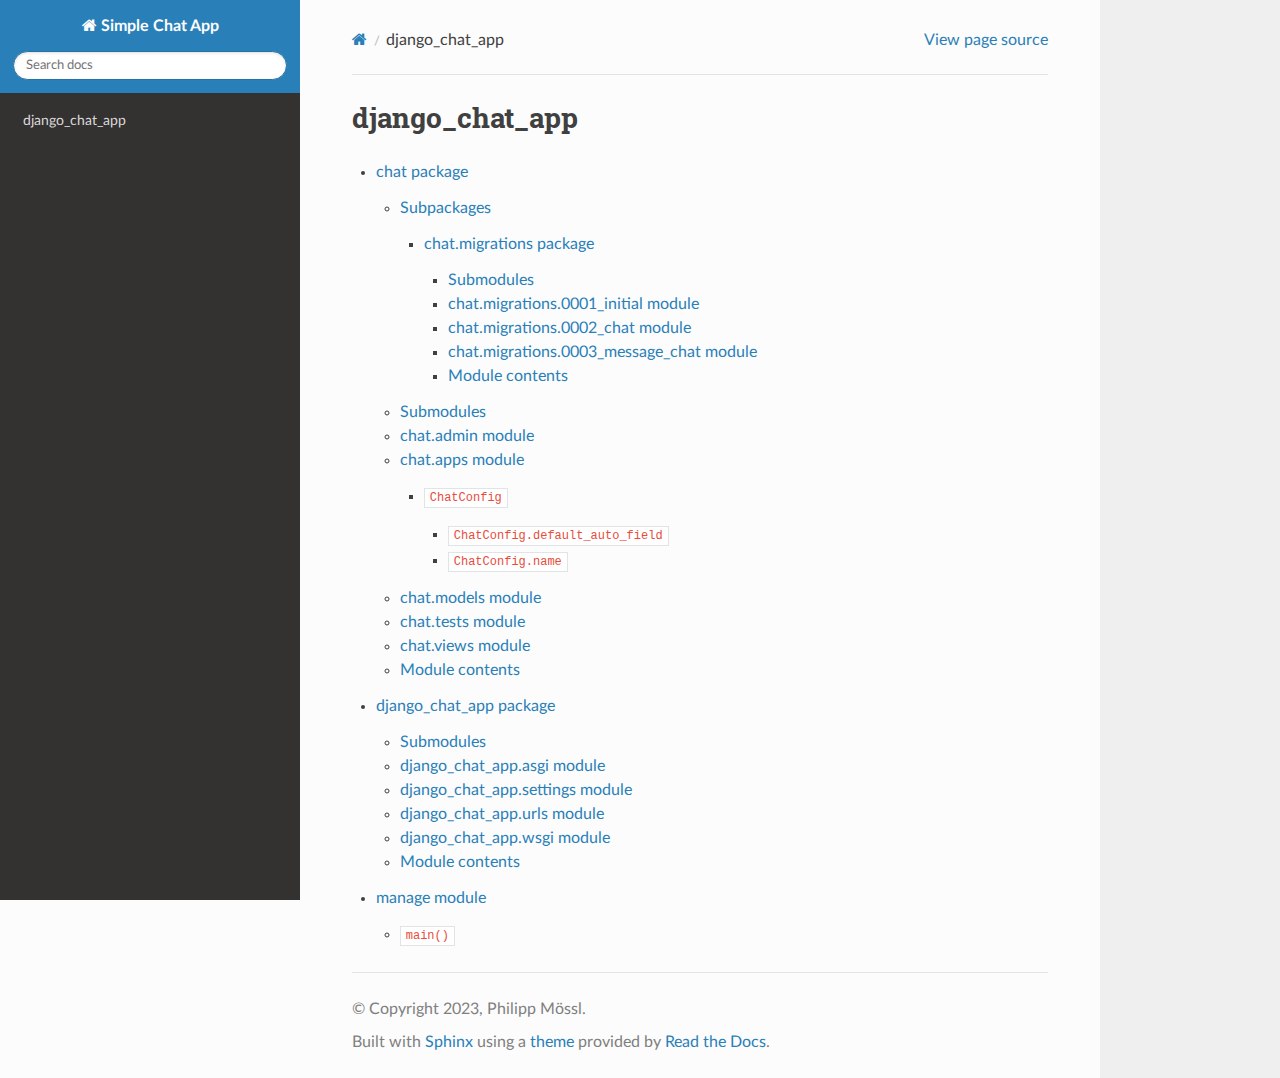
<file: docs/_build/html/modules.html>
<!DOCTYPE html>
<html class="writer-html5" lang="en" data-content_root="./">
<head>
  <meta charset="utf-8" /><meta name="viewport" content="width=device-width, initial-scale=1" />

  <meta name="viewport" content="width=device-width, initial-scale=1.0" />
  <title>django_chat_app &mdash; Simple Chat App 2023 documentation</title>
      <link rel="stylesheet" type="text/css" href="_static/pygments.css?v=80d5e7a1" />
      <link rel="stylesheet" type="text/css" href="_static/css/theme.css?v=19f00094" />

  
  <!--[if lt IE 9]>
    <script src="_static/js/html5shiv.min.js"></script>
  <![endif]-->
  
        <script src="_static/jquery.js?v=5d32c60e"></script>
        <script src="_static/_sphinx_javascript_frameworks_compat.js?v=2cd50e6c"></script>
        <script src="_static/documentation_options.js?v=a4664895"></script>
        <script src="_static/doctools.js?v=888ff710"></script>
        <script src="_static/sphinx_highlight.js?v=dc90522c"></script>
    <script src="_static/js/theme.js"></script>
    <link rel="index" title="Index" href="genindex.html" />
    <link rel="search" title="Search" href="search.html" /> 
</head>

<body class="wy-body-for-nav"> 
  <div class="wy-grid-for-nav">
    <nav data-toggle="wy-nav-shift" class="wy-nav-side">
      <div class="wy-side-scroll">
        <div class="wy-side-nav-search" >

          
          
          <a href="index.html" class="icon icon-home">
            Simple Chat App
          </a>
<div role="search">
  <form id="rtd-search-form" class="wy-form" action="search.html" method="get">
    <input type="text" name="q" placeholder="Search docs" aria-label="Search docs" />
    <input type="hidden" name="check_keywords" value="yes" />
    <input type="hidden" name="area" value="default" />
  </form>
</div>
        </div><div class="wy-menu wy-menu-vertical" data-spy="affix" role="navigation" aria-label="Navigation menu">
              <!-- Local TOC -->
              <div class="local-toc"><ul>
<li><a class="reference internal" href="#">django_chat_app</a></li>
</ul>
</div>
        </div>
      </div>
    </nav>

    <section data-toggle="wy-nav-shift" class="wy-nav-content-wrap"><nav class="wy-nav-top" aria-label="Mobile navigation menu" >
          <i data-toggle="wy-nav-top" class="fa fa-bars"></i>
          <a href="index.html">Simple Chat App</a>
      </nav>

      <div class="wy-nav-content">
        <div class="rst-content">
          <div role="navigation" aria-label="Page navigation">
  <ul class="wy-breadcrumbs">
      <li><a href="index.html" class="icon icon-home" aria-label="Home"></a></li>
      <li class="breadcrumb-item active">django_chat_app</li>
      <li class="wy-breadcrumbs-aside">
            <a href="_sources/modules.rst.txt" rel="nofollow"> View page source</a>
      </li>
  </ul>
  <hr/>
</div>
          <div role="main" class="document" itemscope="itemscope" itemtype="http://schema.org/Article">
           <div itemprop="articleBody">
             
  <section id="django-chat-app">
<h1>django_chat_app<a class="headerlink" href="#django-chat-app" title="Link to this heading"></a></h1>
<div class="toctree-wrapper compound">
<ul>
<li class="toctree-l1"><a class="reference internal" href="chat.html">chat package</a><ul>
<li class="toctree-l2"><a class="reference internal" href="chat.html#subpackages">Subpackages</a><ul>
<li class="toctree-l3"><a class="reference internal" href="chat.migrations.html">chat.migrations package</a><ul>
<li class="toctree-l4"><a class="reference internal" href="chat.migrations.html#submodules">Submodules</a></li>
<li class="toctree-l4"><a class="reference internal" href="chat.migrations.html#chat-migrations-0001-initial-module">chat.migrations.0001_initial module</a></li>
<li class="toctree-l4"><a class="reference internal" href="chat.migrations.html#module-chat.migrations.0002_chat">chat.migrations.0002_chat module</a></li>
<li class="toctree-l4"><a class="reference internal" href="chat.migrations.html#module-chat.migrations.0003_message_chat">chat.migrations.0003_message_chat module</a></li>
<li class="toctree-l4"><a class="reference internal" href="chat.migrations.html#module-chat.migrations">Module contents</a></li>
</ul>
</li>
</ul>
</li>
<li class="toctree-l2"><a class="reference internal" href="chat.html#submodules">Submodules</a></li>
<li class="toctree-l2"><a class="reference internal" href="chat.html#chat-admin-module">chat.admin module</a></li>
<li class="toctree-l2"><a class="reference internal" href="chat.html#module-chat.apps">chat.apps module</a><ul>
<li class="toctree-l3"><a class="reference internal" href="chat.html#chat.apps.ChatConfig"><code class="docutils literal notranslate"><span class="pre">ChatConfig</span></code></a><ul>
<li class="toctree-l4"><a class="reference internal" href="chat.html#chat.apps.ChatConfig.default_auto_field"><code class="docutils literal notranslate"><span class="pre">ChatConfig.default_auto_field</span></code></a></li>
<li class="toctree-l4"><a class="reference internal" href="chat.html#chat.apps.ChatConfig.name"><code class="docutils literal notranslate"><span class="pre">ChatConfig.name</span></code></a></li>
</ul>
</li>
</ul>
</li>
<li class="toctree-l2"><a class="reference internal" href="chat.html#chat-models-module">chat.models module</a></li>
<li class="toctree-l2"><a class="reference internal" href="chat.html#module-chat.tests">chat.tests module</a></li>
<li class="toctree-l2"><a class="reference internal" href="chat.html#chat-views-module">chat.views module</a></li>
<li class="toctree-l2"><a class="reference internal" href="chat.html#module-chat">Module contents</a></li>
</ul>
</li>
<li class="toctree-l1"><a class="reference internal" href="django_chat_app.html">django_chat_app package</a><ul>
<li class="toctree-l2"><a class="reference internal" href="django_chat_app.html#submodules">Submodules</a></li>
<li class="toctree-l2"><a class="reference internal" href="django_chat_app.html#module-django_chat_app.asgi">django_chat_app.asgi module</a></li>
<li class="toctree-l2"><a class="reference internal" href="django_chat_app.html#module-django_chat_app.settings">django_chat_app.settings module</a></li>
<li class="toctree-l2"><a class="reference internal" href="django_chat_app.html#module-django_chat_app.urls">django_chat_app.urls module</a></li>
<li class="toctree-l2"><a class="reference internal" href="django_chat_app.html#module-django_chat_app.wsgi">django_chat_app.wsgi module</a></li>
<li class="toctree-l2"><a class="reference internal" href="django_chat_app.html#module-django_chat_app">Module contents</a></li>
</ul>
</li>
<li class="toctree-l1"><a class="reference internal" href="manage.html">manage module</a><ul>
<li class="toctree-l2"><a class="reference internal" href="manage.html#manage.main"><code class="docutils literal notranslate"><span class="pre">main()</span></code></a></li>
</ul>
</li>
</ul>
</div>
</section>


           </div>
          </div>
          <footer>

  <hr/>

  <div role="contentinfo">
    <p>&#169; Copyright 2023, Philipp Mössl.</p>
  </div>

  Built with <a href="https://www.sphinx-doc.org/">Sphinx</a> using a
    <a href="https://github.com/readthedocs/sphinx_rtd_theme">theme</a>
    provided by <a href="https://readthedocs.org">Read the Docs</a>.
   

</footer>
        </div>
      </div>
    </section>
  </div>
  <script>
      jQuery(function () {
          SphinxRtdTheme.Navigation.enable(true);
      });
  </script> 

</body>
</html>
</file>
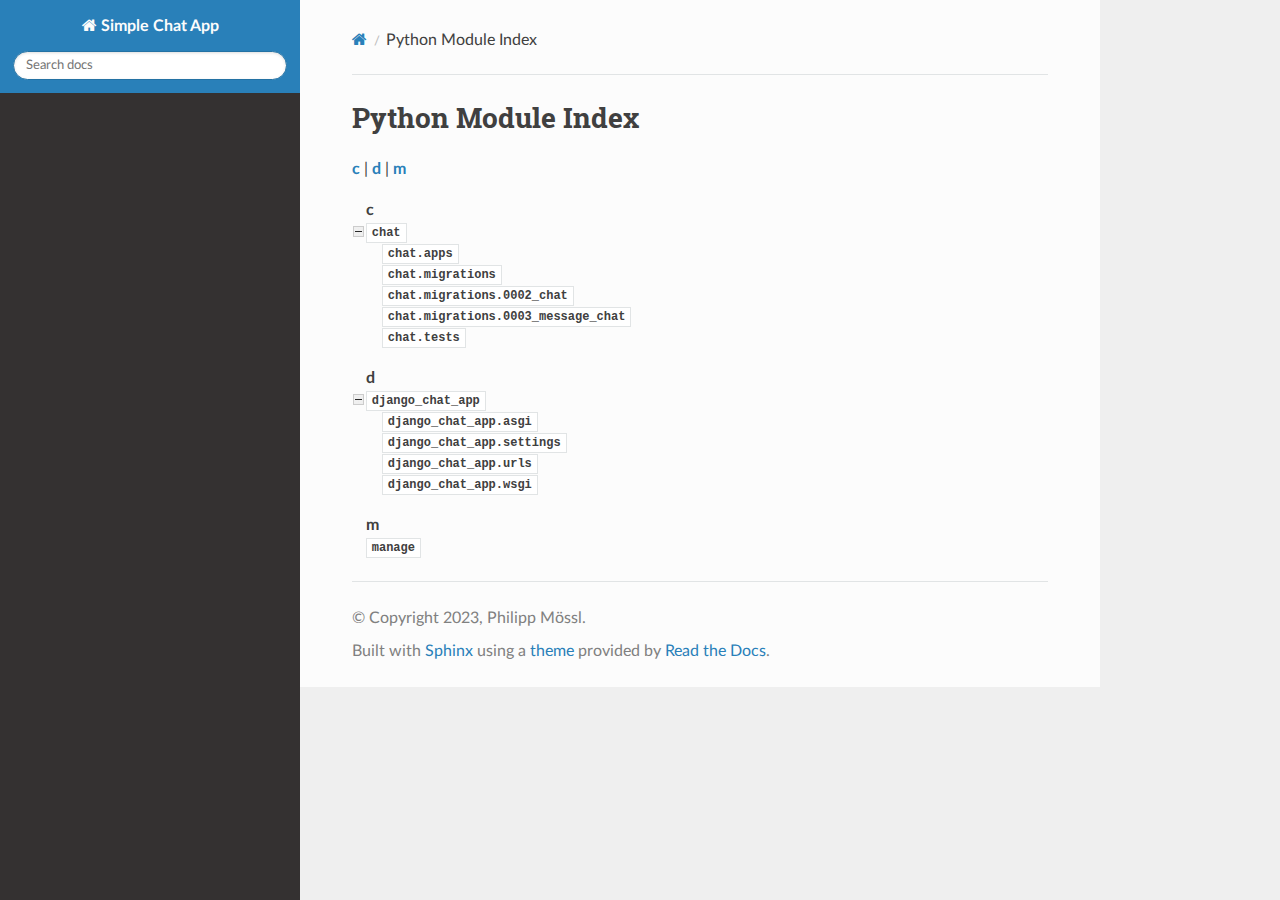
<file: docs/_build/html/py-modindex.html>
<!DOCTYPE html>
<html class="writer-html5" lang="en" data-content_root="./">
<head>
  <meta charset="utf-8" />
  <meta name="viewport" content="width=device-width, initial-scale=1.0" />
  <title>Python Module Index &mdash; Simple Chat App 2023 documentation</title>
      <link rel="stylesheet" type="text/css" href="_static/pygments.css?v=80d5e7a1" />
      <link rel="stylesheet" type="text/css" href="_static/css/theme.css?v=19f00094" />

  
  <!--[if lt IE 9]>
    <script src="_static/js/html5shiv.min.js"></script>
  <![endif]-->
  
        <script src="_static/jquery.js?v=5d32c60e"></script>
        <script src="_static/_sphinx_javascript_frameworks_compat.js?v=2cd50e6c"></script>
        <script src="_static/documentation_options.js?v=a4664895"></script>
        <script src="_static/doctools.js?v=888ff710"></script>
        <script src="_static/sphinx_highlight.js?v=dc90522c"></script>
    <script src="_static/js/theme.js"></script>
    <link rel="index" title="Index" href="genindex.html" />
    <link rel="search" title="Search" href="search.html" />
 


</head>

<body class="wy-body-for-nav"> 
  <div class="wy-grid-for-nav">
    <nav data-toggle="wy-nav-shift" class="wy-nav-side">
      <div class="wy-side-scroll">
        <div class="wy-side-nav-search" >

          
          
          <a href="index.html" class="icon icon-home">
            Simple Chat App
          </a>
<div role="search">
  <form id="rtd-search-form" class="wy-form" action="search.html" method="get">
    <input type="text" name="q" placeholder="Search docs" aria-label="Search docs" />
    <input type="hidden" name="check_keywords" value="yes" />
    <input type="hidden" name="area" value="default" />
  </form>
</div>
        </div><div class="wy-menu wy-menu-vertical" data-spy="affix" role="navigation" aria-label="Navigation menu">
              <!-- Local TOC -->
              <div class="local-toc"></div>
        </div>
      </div>
    </nav>

    <section data-toggle="wy-nav-shift" class="wy-nav-content-wrap"><nav class="wy-nav-top" aria-label="Mobile navigation menu" >
          <i data-toggle="wy-nav-top" class="fa fa-bars"></i>
          <a href="index.html">Simple Chat App</a>
      </nav>

      <div class="wy-nav-content">
        <div class="rst-content">
          <div role="navigation" aria-label="Page navigation">
  <ul class="wy-breadcrumbs">
      <li><a href="index.html" class="icon icon-home" aria-label="Home"></a></li>
      <li class="breadcrumb-item active">Python Module Index</li>
      <li class="wy-breadcrumbs-aside">
      </li>
  </ul>
  <hr/>
</div>
          <div role="main" class="document" itemscope="itemscope" itemtype="http://schema.org/Article">
           <div itemprop="articleBody">
             

   <h1>Python Module Index</h1>

   <div class="modindex-jumpbox">
   <a href="#cap-c"><strong>c</strong></a> | 
   <a href="#cap-d"><strong>d</strong></a> | 
   <a href="#cap-m"><strong>m</strong></a>
   </div>

   <table class="indextable modindextable">
     <tr class="pcap"><td></td><td>&#160;</td><td></td></tr>
     <tr class="cap" id="cap-c"><td></td><td>
       <strong>c</strong></td><td></td></tr>
     <tr>
       <td><img src="_static/minus.png" class="toggler"
              id="toggle-1" style="display: none" alt="-" /></td>
       <td>
       <a href="chat.html#module-chat"><code class="xref">chat</code></a></td><td>
       <em></em></td></tr>
     <tr class="cg-1">
       <td></td>
       <td>&#160;&#160;&#160;
       <a href="chat.html#module-chat.apps"><code class="xref">chat.apps</code></a></td><td>
       <em></em></td></tr>
     <tr class="cg-1">
       <td></td>
       <td>&#160;&#160;&#160;
       <a href="chat.migrations.html#module-chat.migrations"><code class="xref">chat.migrations</code></a></td><td>
       <em></em></td></tr>
     <tr class="cg-1">
       <td></td>
       <td>&#160;&#160;&#160;
       <a href="chat.migrations.html#module-chat.migrations.0002_chat"><code class="xref">chat.migrations.0002_chat</code></a></td><td>
       <em></em></td></tr>
     <tr class="cg-1">
       <td></td>
       <td>&#160;&#160;&#160;
       <a href="chat.migrations.html#module-chat.migrations.0003_message_chat"><code class="xref">chat.migrations.0003_message_chat</code></a></td><td>
       <em></em></td></tr>
     <tr class="cg-1">
       <td></td>
       <td>&#160;&#160;&#160;
       <a href="chat.html#module-chat.tests"><code class="xref">chat.tests</code></a></td><td>
       <em></em></td></tr>
     <tr class="pcap"><td></td><td>&#160;</td><td></td></tr>
     <tr class="cap" id="cap-d"><td></td><td>
       <strong>d</strong></td><td></td></tr>
     <tr>
       <td><img src="_static/minus.png" class="toggler"
              id="toggle-2" style="display: none" alt="-" /></td>
       <td>
       <a href="django_chat_app.html#module-django_chat_app"><code class="xref">django_chat_app</code></a></td><td>
       <em></em></td></tr>
     <tr class="cg-2">
       <td></td>
       <td>&#160;&#160;&#160;
       <a href="django_chat_app.html#module-django_chat_app.asgi"><code class="xref">django_chat_app.asgi</code></a></td><td>
       <em></em></td></tr>
     <tr class="cg-2">
       <td></td>
       <td>&#160;&#160;&#160;
       <a href="django_chat_app.html#module-django_chat_app.settings"><code class="xref">django_chat_app.settings</code></a></td><td>
       <em></em></td></tr>
     <tr class="cg-2">
       <td></td>
       <td>&#160;&#160;&#160;
       <a href="django_chat_app.html#module-django_chat_app.urls"><code class="xref">django_chat_app.urls</code></a></td><td>
       <em></em></td></tr>
     <tr class="cg-2">
       <td></td>
       <td>&#160;&#160;&#160;
       <a href="django_chat_app.html#module-django_chat_app.wsgi"><code class="xref">django_chat_app.wsgi</code></a></td><td>
       <em></em></td></tr>
     <tr class="pcap"><td></td><td>&#160;</td><td></td></tr>
     <tr class="cap" id="cap-m"><td></td><td>
       <strong>m</strong></td><td></td></tr>
     <tr>
       <td></td>
       <td>
       <a href="manage.html#module-manage"><code class="xref">manage</code></a></td><td>
       <em></em></td></tr>
   </table>


           </div>
          </div>
          <footer>

  <hr/>

  <div role="contentinfo">
    <p>&#169; Copyright 2023, Philipp Mössl.</p>
  </div>

  Built with <a href="https://www.sphinx-doc.org/">Sphinx</a> using a
    <a href="https://github.com/readthedocs/sphinx_rtd_theme">theme</a>
    provided by <a href="https://readthedocs.org">Read the Docs</a>.
   

</footer>
        </div>
      </div>
    </section>
  </div>
  <script>
      jQuery(function () {
          SphinxRtdTheme.Navigation.enable(true);
      });
  </script> 

</body>
</html>
</file>
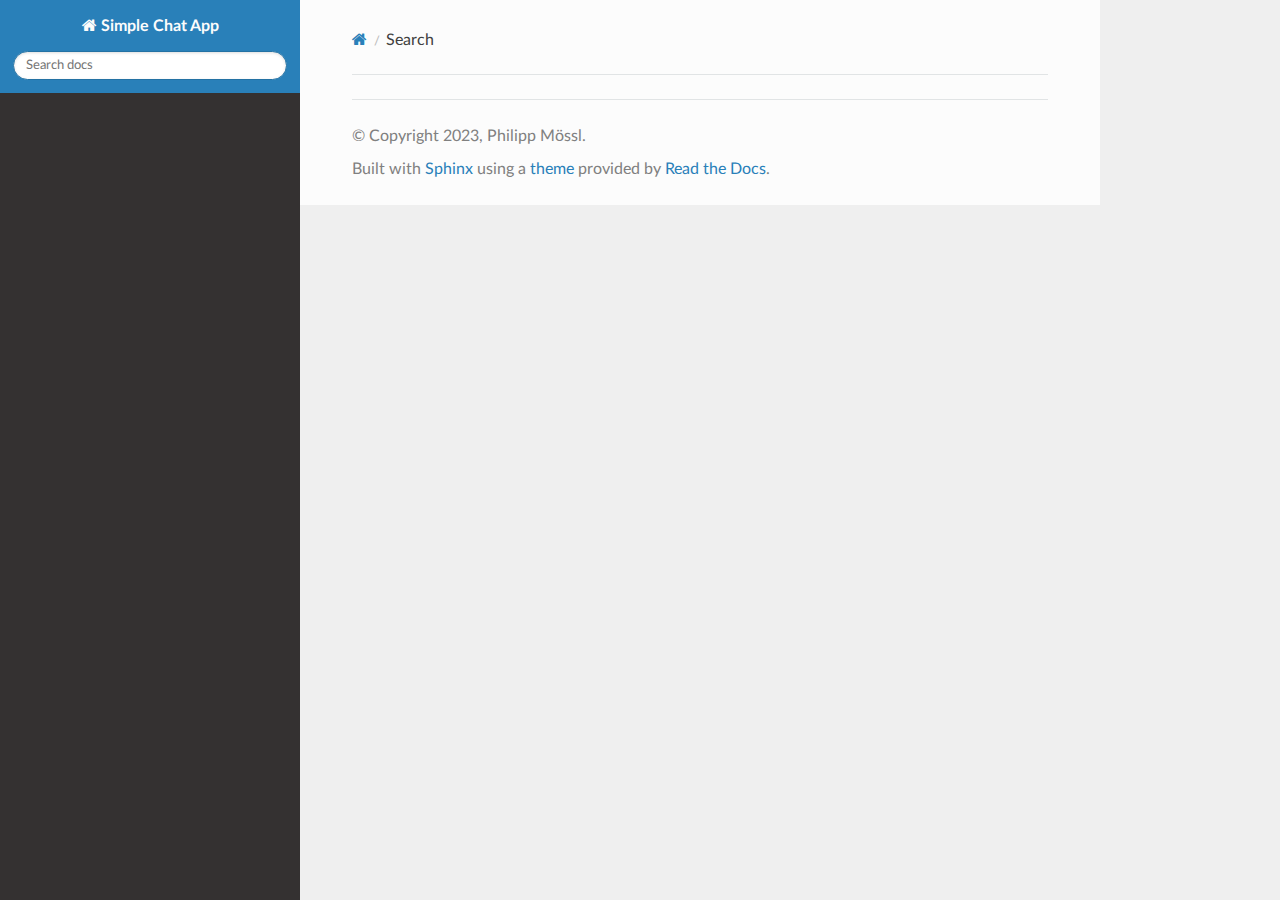
<file: docs/_build/html/search.html>
<!DOCTYPE html>
<html class="writer-html5" lang="en" data-content_root="./">
<head>
  <meta charset="utf-8" />
  <meta name="viewport" content="width=device-width, initial-scale=1.0" />
  <title>Search &mdash; Simple Chat App 2023 documentation</title>
      <link rel="stylesheet" type="text/css" href="_static/pygments.css?v=80d5e7a1" />
      <link rel="stylesheet" type="text/css" href="_static/css/theme.css?v=19f00094" />

  
    
  <!--[if lt IE 9]>
    <script src="_static/js/html5shiv.min.js"></script>
  <![endif]-->
  
        <script src="_static/jquery.js?v=5d32c60e"></script>
        <script src="_static/_sphinx_javascript_frameworks_compat.js?v=2cd50e6c"></script>
        <script src="_static/documentation_options.js?v=a4664895"></script>
        <script src="_static/doctools.js?v=888ff710"></script>
        <script src="_static/sphinx_highlight.js?v=dc90522c"></script>
    <script src="_static/js/theme.js"></script>
    <script src="_static/searchtools.js"></script>
    <script src="_static/language_data.js"></script>
    <link rel="index" title="Index" href="genindex.html" />
    <link rel="search" title="Search" href="#" /> 
</head>

<body class="wy-body-for-nav"> 
  <div class="wy-grid-for-nav">
    <nav data-toggle="wy-nav-shift" class="wy-nav-side">
      <div class="wy-side-scroll">
        <div class="wy-side-nav-search" >

          
          
          <a href="index.html" class="icon icon-home">
            Simple Chat App
          </a>
<div role="search">
  <form id="rtd-search-form" class="wy-form" action="#" method="get">
    <input type="text" name="q" placeholder="Search docs" aria-label="Search docs" />
    <input type="hidden" name="check_keywords" value="yes" />
    <input type="hidden" name="area" value="default" />
  </form>
</div>
        </div><div class="wy-menu wy-menu-vertical" data-spy="affix" role="navigation" aria-label="Navigation menu">
              <!-- Local TOC -->
              <div class="local-toc"></div>
        </div>
      </div>
    </nav>

    <section data-toggle="wy-nav-shift" class="wy-nav-content-wrap"><nav class="wy-nav-top" aria-label="Mobile navigation menu" >
          <i data-toggle="wy-nav-top" class="fa fa-bars"></i>
          <a href="index.html">Simple Chat App</a>
      </nav>

      <div class="wy-nav-content">
        <div class="rst-content">
          <div role="navigation" aria-label="Page navigation">
  <ul class="wy-breadcrumbs">
      <li><a href="index.html" class="icon icon-home" aria-label="Home"></a></li>
      <li class="breadcrumb-item active">Search</li>
      <li class="wy-breadcrumbs-aside">
      </li>
  </ul>
  <hr/>
</div>
          <div role="main" class="document" itemscope="itemscope" itemtype="http://schema.org/Article">
           <div itemprop="articleBody">
             
  <noscript>
  <div id="fallback" class="admonition warning">
    <p class="last">
      Please activate JavaScript to enable the search functionality.
    </p>
  </div>
  </noscript>

  
  <div id="search-results">
  
  </div>

           </div>
          </div>
          <footer>

  <hr/>

  <div role="contentinfo">
    <p>&#169; Copyright 2023, Philipp Mössl.</p>
  </div>

  Built with <a href="https://www.sphinx-doc.org/">Sphinx</a> using a
    <a href="https://github.com/readthedocs/sphinx_rtd_theme">theme</a>
    provided by <a href="https://readthedocs.org">Read the Docs</a>.
   

</footer>
        </div>
      </div>
    </section>
  </div>
  <script>
      jQuery(function () {
          SphinxRtdTheme.Navigation.enable(true);
      });
  </script>
  <script>
    jQuery(function() { Search.loadIndex("searchindex.js"); });
  </script>
  
  <script id="searchindexloader"></script>
   


</body>
</html>
</file>
<file: docs/_build/html/_static/pygments.css>
pre { line-height: 125%; }
td.linenos .normal { color: inherit; background-color: transparent; padding-left: 5px; padding-right: 5px; }
span.linenos { color: inherit; background-color: transparent; padding-left: 5px; padding-right: 5px; }
td.linenos .special { color: #000000; background-color: #ffffc0; padding-left: 5px; padding-right: 5px; }
span.linenos.special { color: #000000; background-color: #ffffc0; padding-left: 5px; padding-right: 5px; }
.highlight .hll { background-color: #ffffcc }
.highlight { background: #f8f8f8; }
.highlight .c { color: #3D7B7B; font-style: italic } /* Comment */
.highlight .err { border: 1px solid #FF0000 } /* Error */
.highlight .k { color: #008000; font-weight: bold } /* Keyword */
.highlight .o { color: #666666 } /* Operator */
.highlight .ch { color: #3D7B7B; font-style: italic } /* Comment.Hashbang */
.highlight .cm { color: #3D7B7B; font-style: italic } /* Comment.Multiline */
.highlight .cp { color: #9C6500 } /* Comment.Preproc */
.highlight .cpf { color: #3D7B7B; font-style: italic } /* Comment.PreprocFile */
.highlight .c1 { color: #3D7B7B; font-style: italic } /* Comment.Single */
.highlight .cs { color: #3D7B7B; font-style: italic } /* Comment.Special */
.highlight .gd { color: #A00000 } /* Generic.Deleted */
.highlight .ge { font-style: italic } /* Generic.Emph */
.highlight .ges { font-weight: bold; font-style: italic } /* Generic.EmphStrong */
.highlight .gr { color: #E40000 } /* Generic.Error */
.highlight .gh { color: #000080; font-weight: bold } /* Generic.Heading */
.highlight .gi { color: #008400 } /* Generic.Inserted */
.highlight .go { color: #717171 } /* Generic.Output */
.highlight .gp { color: #000080; font-weight: bold } /* Generic.Prompt */
.highlight .gs { font-weight: bold } /* Generic.Strong */
.highlight .gu { color: #800080; font-weight: bold } /* Generic.Subheading */
.highlight .gt { color: #0044DD } /* Generic.Traceback */
.highlight .kc { color: #008000; font-weight: bold } /* Keyword.Constant */
.highlight .kd { color: #008000; font-weight: bold } /* Keyword.Declaration */
.highlight .kn { color: #008000; font-weight: bold } /* Keyword.Namespace */
.highlight .kp { color: #008000 } /* Keyword.Pseudo */
.highlight .kr { color: #008000; font-weight: bold } /* Keyword.Reserved */
.highlight .kt { color: #B00040 } /* Keyword.Type */
.highlight .m { color: #666666 } /* Literal.Number */
.highlight .s { color: #BA2121 } /* Literal.String */
.highlight .na { color: #687822 } /* Name.Attribute */
.highlight .nb { color: #008000 } /* Name.Builtin */
.highlight .nc { color: #0000FF; font-weight: bold } /* Name.Class */
.highlight .no { color: #880000 } /* Name.Constant */
.highlight .nd { color: #AA22FF } /* Name.Decorator */
.highlight .ni { color: #717171; font-weight: bold } /* Name.Entity */
.highlight .ne { color: #CB3F38; font-weight: bold } /* Name.Exception */
.highlight .nf { color: #0000FF } /* Name.Function */
.highlight .nl { color: #767600 } /* Name.Label */
.highlight .nn { color: #0000FF; font-weight: bold } /* Name.Namespace */
.highlight .nt { color: #008000; font-weight: bold } /* Name.Tag */
.highlight .nv { color: #19177C } /* Name.Variable */
.highlight .ow { color: #AA22FF; font-weight: bold } /* Operator.Word */
.highlight .w { color: #bbbbbb } /* Text.Whitespace */
.highlight .mb { color: #666666 } /* Literal.Number.Bin */
.highlight .mf { color: #666666 } /* Literal.Number.Float */
.highlight .mh { color: #666666 } /* Literal.Number.Hex */
.highlight .mi { color: #666666 } /* Literal.Number.Integer */
.highlight .mo { color: #666666 } /* Literal.Number.Oct */
.highlight .sa { color: #BA2121 } /* Literal.String.Affix */
.highlight .sb { color: #BA2121 } /* Literal.String.Backtick */
.highlight .sc { color: #BA2121 } /* Literal.String.Char */
.highlight .dl { color: #BA2121 } /* Literal.String.Delimiter */
.highlight .sd { color: #BA2121; font-style: italic } /* Literal.String.Doc */
.highlight .s2 { color: #BA2121 } /* Literal.String.Double */
.highlight .se { color: #AA5D1F; font-weight: bold } /* Literal.String.Escape */
.highlight .sh { color: #BA2121 } /* Literal.String.Heredoc */
.highlight .si { color: #A45A77; font-weight: bold } /* Literal.String.Interpol */
.highlight .sx { color: #008000 } /* Literal.String.Other */
.highlight .sr { color: #A45A77 } /* Literal.String.Regex */
.highlight .s1 { color: #BA2121 } /* Literal.String.Single */
.highlight .ss { color: #19177C } /* Literal.String.Symbol */
.highlight .bp { color: #008000 } /* Name.Builtin.Pseudo */
.highlight .fm { color: #0000FF } /* Name.Function.Magic */
.highlight .vc { color: #19177C } /* Name.Variable.Class */
.highlight .vg { color: #19177C } /* Name.Variable.Global */
.highlight .vi { color: #19177C } /* Name.Variable.Instance */
.highlight .vm { color: #19177C } /* Name.Variable.Magic */
.highlight .il { color: #666666 } /* Literal.Number.Integer.Long */
</file>
<file: docs/_build/html/_static/css/theme.css>
html{box-sizing:border-box}*,:after,:before{box-sizing:inherit}article,aside,details,figcaption,figure,footer,header,hgroup,nav,section{display:block}audio,canvas,video{display:inline-block;*display:inline;*zoom:1}[hidden],audio:not([controls]){display:none}*{-webkit-box-sizing:border-box;-moz-box-sizing:border-box;box-sizing:border-box}html{font-size:100%;-webkit-text-size-adjust:100%;-ms-text-size-adjust:100%}body{margin:0}a:active,a:hover{outline:0}abbr[title]{border-bottom:1px dotted}b,strong{font-weight:700}blockquote{margin:0}dfn{font-style:italic}ins{background:#ff9;text-decoration:none}ins,mark{color:#000}mark{background:#ff0;font-style:italic;font-weight:700}.rst-content code,.rst-content tt,code,kbd,pre,samp{font-family:monospace,serif;_font-family:courier new,monospace;font-size:1em}pre{white-space:pre}q{quotes:none}q:after,q:before{content:"";content:none}small{font-size:85%}sub,sup{font-size:75%;line-height:0;position:relative;vertical-align:baseline}sup{top:-.5em}sub{bottom:-.25em}dl,ol,ul{margin:0;padding:0;list-style:none;list-style-image:none}li{list-style:none}dd{margin:0}img{border:0;-ms-interpolation-mode:bicubic;vertical-align:middle;max-width:100%}svg:not(:root){overflow:hidden}figure,form{margin:0}label{cursor:pointer}button,input,select,textarea{font-size:100%;margin:0;vertical-align:baseline;*vertical-align:middle}button,input{line-height:normal}button,input[type=button],input[type=reset],input[type=submit]{cursor:pointer;-webkit-appearance:button;*overflow:visible}button[disabled],input[disabled]{cursor:default}input[type=search]{-webkit-appearance:textfield;-moz-box-sizing:content-box;-webkit-box-sizing:content-box;box-sizing:content-box}textarea{resize:vertical}table{border-collapse:collapse;border-spacing:0}td{vertical-align:top}.chromeframe{margin:.2em 0;background:#ccc;color:#000;padding:.2em 0}.ir{display:block;border:0;text-indent:-999em;overflow:hidden;background-color:transparent;background-repeat:no-repeat;text-align:left;direction:ltr;*line-height:0}.ir br{display:none}.hidden{display:none!important;visibility:hidden}.visuallyhidden{border:0;clip:rect(0 0 0 0);height:1px;margin:-1px;overflow:hidden;padding:0;position:absolute;width:1px}.visuallyhidden.focusable:active,.visuallyhidden.focusable:focus{clip:auto;height:auto;margin:0;overflow:visible;position:static;width:auto}.invisible{visibility:hidden}.relative{position:relative}big,small{font-size:100%}@media print{body,html,section{background:none!important}*{box-shadow:none!important;text-shadow:none!important;filter:none!important;-ms-filter:none!important}a,a:visited{text-decoration:underline}.ir a:after,a[href^="#"]:after,a[href^="javascript:"]:after{content:""}blockquote,pre{page-break-inside:avoid}thead{display:table-header-group}img,tr{page-break-inside:avoid}img{max-width:100%!important}@page{margin:.5cm}.rst-content .toctree-wrapper>p.caption,h2,h3,p{orphans:3;widows:3}.rst-content .toctree-wrapper>p.caption,h2,h3{page-break-after:avoid}}.btn,.fa:before,.icon:before,.rst-content .admonition,.rst-content .admonition-title:before,.rst-content .admonition-todo,.rst-content .attention,.rst-content .caution,.rst-content .code-block-caption .headerlink:before,.rst-content .danger,.rst-content .eqno .headerlink:before,.rst-content .error,.rst-content .hint,.rst-content .important,.rst-content .note,.rst-content .seealso,.rst-content .tip,.rst-content .warning,.rst-content code.download span:first-child:before,.rst-content dl dt .headerlink:before,.rst-content h1 .headerlink:before,.rst-content h2 .headerlink:before,.rst-content h3 .headerlink:before,.rst-content h4 .headerlink:before,.rst-content h5 .headerlink:before,.rst-content h6 .headerlink:before,.rst-content p.caption .headerlink:before,.rst-content p .headerlink:before,.rst-content table>caption .headerlink:before,.rst-content tt.download span:first-child:before,.wy-alert,.wy-dropdown .caret:before,.wy-inline-validate.wy-inline-validate-danger .wy-input-context:before,.wy-inline-validate.wy-inline-validate-info .wy-input-context:before,.wy-inline-validate.wy-inline-validate-success .wy-input-context:before,.wy-inline-validate.wy-inline-validate-warning .wy-input-context:before,.wy-menu-vertical li.current>a button.toctree-expand:before,.wy-menu-vertical li.on a button.toctree-expand:before,.wy-menu-vertical li button.toctree-expand:before,input[type=color],input[type=date],input[type=datetime-local],input[type=datetime],input[type=email],input[type=month],input[type=number],input[type=password],input[type=search],input[type=tel],input[type=text],input[type=time],input[type=url],input[type=week],select,textarea{-webkit-font-smoothing:antialiased}.clearfix{*zoom:1}.clearfix:after,.clearfix:before{display:table;content:""}.clearfix:after{clear:both}/*!
 *  Font Awesome 4.7.0 by @davegandy - http://fontawesome.io - @fontawesome
 *  License - http://fontawesome.io/license (Font: SIL OFL 1.1, CSS: MIT License)
 */@font-face{font-family:FontAwesome;src:url(fonts/fontawesome-webfont.eot?674f50d287a8c48dc19ba404d20fe713);src:url(fonts/fontawesome-webfont.eot?674f50d287a8c48dc19ba404d20fe713?#iefix&v=4.7.0) format("embedded-opentype"),url(fonts/fontawesome-webfont.woff2?af7ae505a9eed503f8b8e6982036873e) format("woff2"),url(fonts/fontawesome-webfont.woff?fee66e712a8a08eef5805a46892932ad) format("woff"),url(fonts/fontawesome-webfont.ttf?b06871f281fee6b241d60582ae9369b9) format("truetype"),url(fonts/fontawesome-webfont.svg?912ec66d7572ff821749319396470bde#fontawesomeregular) format("svg");font-weight:400;font-style:normal}.fa,.icon,.rst-content .admonition-title,.rst-content .code-block-caption .headerlink,.rst-content .eqno .headerlink,.rst-content code.download span:first-child,.rst-content dl dt .headerlink,.rst-content h1 .headerlink,.rst-content h2 .headerlink,.rst-content h3 .headerlink,.rst-content h4 .headerlink,.rst-content h5 .headerlink,.rst-content h6 .headerlink,.rst-content p.caption .headerlink,.rst-content p .headerlink,.rst-content table>caption .headerlink,.rst-content tt.download span:first-child,.wy-menu-vertical li.current>a button.toctree-expand,.wy-menu-vertical li.on a button.toctree-expand,.wy-menu-vertical li button.toctree-expand{display:inline-block;font:normal normal normal 14px/1 FontAwesome;font-size:inherit;text-rendering:auto;-webkit-font-smoothing:antialiased;-moz-osx-font-smoothing:grayscale}.fa-lg{font-size:1.33333em;line-height:.75em;vertical-align:-15%}.fa-2x{font-size:2em}.fa-3x{font-size:3em}.fa-4x{font-size:4em}.fa-5x{font-size:5em}.fa-fw{width:1.28571em;text-align:center}.fa-ul{padding-left:0;margin-left:2.14286em;list-style-type:none}.fa-ul>li{position:relative}.fa-li{position:absolute;left:-2.14286em;width:2.14286em;top:.14286em;text-align:center}.fa-li.fa-lg{left:-1.85714em}.fa-border{padding:.2em .25em .15em;border:.08em solid #eee;border-radius:.1em}.fa-pull-left{float:left}.fa-pull-right{float:right}.fa-pull-left.icon,.fa.fa-pull-left,.rst-content .code-block-caption .fa-pull-left.headerlink,.rst-content .eqno .fa-pull-left.headerlink,.rst-content .fa-pull-left.admonition-title,.rst-content code.download span.fa-pull-left:first-child,.rst-content dl dt .fa-pull-left.headerlink,.rst-content h1 .fa-pull-left.headerlink,.rst-content h2 .fa-pull-left.headerlink,.rst-content h3 .fa-pull-left.headerlink,.rst-content h4 .fa-pull-left.headerlink,.rst-content h5 .fa-pull-left.headerlink,.rst-content h6 .fa-pull-left.headerlink,.rst-content p .fa-pull-left.headerlink,.rst-content table>caption .fa-pull-left.headerlink,.rst-content tt.download span.fa-pull-left:first-child,.wy-menu-vertical li.current>a button.fa-pull-left.toctree-expand,.wy-menu-vertical li.on a button.fa-pull-left.toctree-expand,.wy-menu-vertical li button.fa-pull-left.toctree-expand{margin-right:.3em}.fa-pull-right.icon,.fa.fa-pull-right,.rst-content .code-block-caption .fa-pull-right.headerlink,.rst-content .eqno .fa-pull-right.headerlink,.rst-content .fa-pull-right.admonition-title,.rst-content code.download span.fa-pull-right:first-child,.rst-content dl dt .fa-pull-right.headerlink,.rst-content h1 .fa-pull-right.headerlink,.rst-content h2 .fa-pull-right.headerlink,.rst-content h3 .fa-pull-right.headerlink,.rst-content h4 .fa-pull-right.headerlink,.rst-content h5 .fa-pull-right.headerlink,.rst-content h6 .fa-pull-right.headerlink,.rst-content p .fa-pull-right.headerlink,.rst-content table>caption .fa-pull-right.headerlink,.rst-content tt.download span.fa-pull-right:first-child,.wy-menu-vertical li.current>a button.fa-pull-right.toctree-expand,.wy-menu-vertical li.on a button.fa-pull-right.toctree-expand,.wy-menu-vertical li button.fa-pull-right.toctree-expand{margin-left:.3em}.pull-right{float:right}.pull-left{float:left}.fa.pull-left,.pull-left.icon,.rst-content .code-block-caption .pull-left.headerlink,.rst-content .eqno .pull-left.headerlink,.rst-content .pull-left.admonition-title,.rst-content code.download span.pull-left:first-child,.rst-content dl dt .pull-left.headerlink,.rst-content h1 .pull-left.headerlink,.rst-content h2 .pull-left.headerlink,.rst-content h3 .pull-left.headerlink,.rst-content h4 .pull-left.headerlink,.rst-content h5 .pull-left.headerlink,.rst-content h6 .pull-left.headerlink,.rst-content p .pull-left.headerlink,.rst-content table>caption .pull-left.headerlink,.rst-content tt.download span.pull-left:first-child,.wy-menu-vertical li.current>a button.pull-left.toctree-expand,.wy-menu-vertical li.on a button.pull-left.toctree-expand,.wy-menu-vertical li button.pull-left.toctree-expand{margin-right:.3em}.fa.pull-right,.pull-right.icon,.rst-content .code-block-caption .pull-right.headerlink,.rst-content .eqno .pull-right.headerlink,.rst-content .pull-right.admonition-title,.rst-content code.download span.pull-right:first-child,.rst-content dl dt .pull-right.headerlink,.rst-content h1 .pull-right.headerlink,.rst-content h2 .pull-right.headerlink,.rst-content h3 .pull-right.headerlink,.rst-content h4 .pull-right.headerlink,.rst-content h5 .pull-right.headerlink,.rst-content h6 .pull-right.headerlink,.rst-content p .pull-right.headerlink,.rst-content table>caption .pull-right.headerlink,.rst-content tt.download span.pull-right:first-child,.wy-menu-vertical li.current>a button.pull-right.toctree-expand,.wy-menu-vertical li.on a button.pull-right.toctree-expand,.wy-menu-vertical li button.pull-right.toctree-expand{margin-left:.3em}.fa-spin{-webkit-animation:fa-spin 2s linear infinite;animation:fa-spin 2s linear infinite}.fa-pulse{-webkit-animation:fa-spin 1s steps(8) infinite;animation:fa-spin 1s steps(8) infinite}@-webkit-keyframes fa-spin{0%{-webkit-transform:rotate(0deg);transform:rotate(0deg)}to{-webkit-transform:rotate(359deg);transform:rotate(359deg)}}@keyframes fa-spin{0%{-webkit-transform:rotate(0deg);transform:rotate(0deg)}to{-webkit-transform:rotate(359deg);transform:rotate(359deg)}}.fa-rotate-90{-ms-filter:"progid:DXImageTransform.Microsoft.BasicImage(rotation=1)";-webkit-transform:rotate(90deg);-ms-transform:rotate(90deg);transform:rotate(90deg)}.fa-rotate-180{-ms-filter:"progid:DXImageTransform.Microsoft.BasicImage(rotation=2)";-webkit-transform:rotate(180deg);-ms-transform:rotate(180deg);transform:rotate(180deg)}.fa-rotate-270{-ms-filter:"progid:DXImageTransform.Microsoft.BasicImage(rotation=3)";-webkit-transform:rotate(270deg);-ms-transform:rotate(270deg);transform:rotate(270deg)}.fa-flip-horizontal{-ms-filter:"progid:DXImageTransform.Microsoft.BasicImage(rotation=0, mirror=1)";-webkit-transform:scaleX(-1);-ms-transform:scaleX(-1);transform:scaleX(-1)}.fa-flip-vertical{-ms-filter:"progid:DXImageTransform.Microsoft.BasicImage(rotation=2, mirror=1)";-webkit-transform:scaleY(-1);-ms-transform:scaleY(-1);transform:scaleY(-1)}:root .fa-flip-horizontal,:root .fa-flip-vertical,:root .fa-rotate-90,:root .fa-rotate-180,:root .fa-rotate-270{filter:none}.fa-stack{position:relative;display:inline-block;width:2em;height:2em;line-height:2em;vertical-align:middle}.fa-stack-1x,.fa-stack-2x{position:absolute;left:0;width:100%;text-align:center}.fa-stack-1x{line-height:inherit}.fa-stack-2x{font-size:2em}.fa-inverse{color:#fff}.fa-glass:before{content:""}.fa-music:before{content:""}.fa-search:before,.icon-search:before{content:""}.fa-envelope-o:before{content:""}.fa-heart:before{content:""}.fa-star:before{content:""}.fa-star-o:before{content:""}.fa-user:before{content:""}.fa-film:before{content:""}.fa-th-large:before{content:""}.fa-th:before{content:""}.fa-th-list:before{content:""}.fa-check:before{content:""}.fa-close:before,.fa-remove:before,.fa-times:before{content:""}.fa-search-plus:before{content:""}.fa-search-minus:before{content:""}.fa-power-off:before{content:""}.fa-signal:before{content:""}.fa-cog:before,.fa-gear:before{content:""}.fa-trash-o:before{content:""}.fa-home:before,.icon-home:before{content:""}.fa-file-o:before{content:""}.fa-clock-o:before{content:""}.fa-road:before{content:""}.fa-download:before,.rst-content code.download span:first-child:before,.rst-content tt.download span:first-child:before{content:""}.fa-arrow-circle-o-down:before{content:""}.fa-arrow-circle-o-up:before{content:""}.fa-inbox:before{content:""}.fa-play-circle-o:before{content:""}.fa-repeat:before,.fa-rotate-right:before{content:""}.fa-refresh:before{content:""}.fa-list-alt:before{content:""}.fa-lock:before{content:""}.fa-flag:before{content:""}.fa-headphones:before{content:""}.fa-volume-off:before{content:""}.fa-volume-down:before{content:""}.fa-volume-up:before{content:""}.fa-qrcode:before{content:""}.fa-barcode:before{content:""}.fa-tag:before{content:""}.fa-tags:before{content:""}.fa-book:before,.icon-book:before{content:""}.fa-bookmark:before{content:""}.fa-print:before{content:""}.fa-camera:before{content:""}.fa-font:before{content:""}.fa-bold:before{content:""}.fa-italic:before{content:""}.fa-text-height:before{content:""}.fa-text-width:before{content:""}.fa-align-left:before{content:""}.fa-align-center:before{content:""}.fa-align-right:before{content:""}.fa-align-justify:before{content:""}.fa-list:before{content:""}.fa-dedent:before,.fa-outdent:before{content:""}.fa-indent:before{content:""}.fa-video-camera:before{content:""}.fa-image:before,.fa-photo:before,.fa-picture-o:before{content:""}.fa-pencil:before{content:""}.fa-map-marker:before{content:""}.fa-adjust:before{content:""}.fa-tint:before{content:""}.fa-edit:before,.fa-pencil-square-o:before{content:""}.fa-share-square-o:before{content:""}.fa-check-square-o:before{content:""}.fa-arrows:before{content:""}.fa-step-backward:before{content:""}.fa-fast-backward:before{content:""}.fa-backward:before{content:""}.fa-play:before{content:""}.fa-pause:before{content:""}.fa-stop:before{content:""}.fa-forward:before{content:""}.fa-fast-forward:before{content:""}.fa-step-forward:before{content:""}.fa-eject:before{content:""}.fa-chevron-left:before{content:""}.fa-chevron-right:before{content:""}.fa-plus-circle:before{content:""}.fa-minus-circle:before{content:""}.fa-times-circle:before,.wy-inline-validate.wy-inline-validate-danger .wy-input-context:before{content:""}.fa-check-circle:before,.wy-inline-validate.wy-inline-validate-success .wy-input-context:before{content:""}.fa-question-circle:before{content:""}.fa-info-circle:before{content:""}.fa-crosshairs:before{content:""}.fa-times-circle-o:before{content:""}.fa-check-circle-o:before{content:""}.fa-ban:before{content:""}.fa-arrow-left:before{content:""}.fa-arrow-right:before{content:""}.fa-arrow-up:before{content:""}.fa-arrow-down:before{content:""}.fa-mail-forward:before,.fa-share:before{content:""}.fa-expand:before{content:""}.fa-compress:before{content:""}.fa-plus:before{content:""}.fa-minus:before{content:""}.fa-asterisk:before{content:""}.fa-exclamation-circle:before,.rst-content .admonition-title:before,.wy-inline-validate.wy-inline-validate-info .wy-input-context:before,.wy-inline-validate.wy-inline-validate-warning .wy-input-context:before{content:""}.fa-gift:before{content:""}.fa-leaf:before{content:""}.fa-fire:before,.icon-fire:before{content:""}.fa-eye:before{content:""}.fa-eye-slash:before{content:""}.fa-exclamation-triangle:before,.fa-warning:before{content:""}.fa-plane:before{content:""}.fa-calendar:before{content:""}.fa-random:before{content:""}.fa-comment:before{content:""}.fa-magnet:before{content:""}.fa-chevron-up:before{content:""}.fa-chevron-down:before{content:""}.fa-retweet:before{content:""}.fa-shopping-cart:before{content:""}.fa-folder:before{content:""}.fa-folder-open:before{content:""}.fa-arrows-v:before{content:""}.fa-arrows-h:before{content:""}.fa-bar-chart-o:before,.fa-bar-chart:before{content:""}.fa-twitter-square:before{content:""}.fa-facebook-square:before{content:""}.fa-camera-retro:before{content:""}.fa-key:before{content:""}.fa-cogs:before,.fa-gears:before{content:""}.fa-comments:before{content:""}.fa-thumbs-o-up:before{content:""}.fa-thumbs-o-down:before{content:""}.fa-star-half:before{content:""}.fa-heart-o:before{content:""}.fa-sign-out:before{content:""}.fa-linkedin-square:before{content:""}.fa-thumb-tack:before{content:""}.fa-external-link:before{content:""}.fa-sign-in:before{content:""}.fa-trophy:before{content:""}.fa-github-square:before{content:""}.fa-upload:before{content:""}.fa-lemon-o:before{content:""}.fa-phone:before{content:""}.fa-square-o:before{content:""}.fa-bookmark-o:before{content:""}.fa-phone-square:before{content:""}.fa-twitter:before{content:""}.fa-facebook-f:before,.fa-facebook:before{content:""}.fa-github:before,.icon-github:before{content:""}.fa-unlock:before{content:""}.fa-credit-card:before{content:""}.fa-feed:before,.fa-rss:before{content:""}.fa-hdd-o:before{content:""}.fa-bullhorn:before{content:""}.fa-bell:before{content:""}.fa-certificate:before{content:""}.fa-hand-o-right:before{content:""}.fa-hand-o-left:before{content:""}.fa-hand-o-up:before{content:""}.fa-hand-o-down:before{content:""}.fa-arrow-circle-left:before,.icon-circle-arrow-left:before{content:""}.fa-arrow-circle-right:before,.icon-circle-arrow-right:before{content:""}.fa-arrow-circle-up:before{content:""}.fa-arrow-circle-down:before{content:""}.fa-globe:before{content:""}.fa-wrench:before{content:""}.fa-tasks:before{content:""}.fa-filter:before{content:""}.fa-briefcase:before{content:""}.fa-arrows-alt:before{content:""}.fa-group:before,.fa-users:before{content:""}.fa-chain:before,.fa-link:before,.icon-link:before{content:""}.fa-cloud:before{content:""}.fa-flask:before{content:""}.fa-cut:before,.fa-scissors:before{content:""}.fa-copy:before,.fa-files-o:before{content:""}.fa-paperclip:before{content:""}.fa-floppy-o:before,.fa-save:before{content:""}.fa-square:before{content:""}.fa-bars:before,.fa-navicon:before,.fa-reorder:before{content:""}.fa-list-ul:before{content:""}.fa-list-ol:before{content:""}.fa-strikethrough:before{content:""}.fa-underline:before{content:""}.fa-table:before{content:""}.fa-magic:before{content:""}.fa-truck:before{content:""}.fa-pinterest:before{content:""}.fa-pinterest-square:before{content:""}.fa-google-plus-square:before{content:""}.fa-google-plus:before{content:""}.fa-money:before{content:""}.fa-caret-down:before,.icon-caret-down:before,.wy-dropdown .caret:before{content:""}.fa-caret-up:before{content:""}.fa-caret-left:before{content:""}.fa-caret-right:before{content:""}.fa-columns:before{content:""}.fa-sort:before,.fa-unsorted:before{content:""}.fa-sort-desc:before,.fa-sort-down:before{content:""}.fa-sort-asc:before,.fa-sort-up:before{content:""}.fa-envelope:before{content:""}.fa-linkedin:before{content:""}.fa-rotate-left:before,.fa-undo:before{content:""}.fa-gavel:before,.fa-legal:before{content:""}.fa-dashboard:before,.fa-tachometer:before{content:""}.fa-comment-o:before{content:""}.fa-comments-o:before{content:""}.fa-bolt:before,.fa-flash:before{content:""}.fa-sitemap:before{content:""}.fa-umbrella:before{content:""}.fa-clipboard:before,.fa-paste:before{content:""}.fa-lightbulb-o:before{content:""}.fa-exchange:before{content:""}.fa-cloud-download:before{content:""}.fa-cloud-upload:before{content:""}.fa-user-md:before{content:""}.fa-stethoscope:before{content:""}.fa-suitcase:before{content:""}.fa-bell-o:before{content:""}.fa-coffee:before{content:""}.fa-cutlery:before{content:""}.fa-file-text-o:before{content:""}.fa-building-o:before{content:""}.fa-hospital-o:before{content:""}.fa-ambulance:before{content:""}.fa-medkit:before{content:""}.fa-fighter-jet:before{content:""}.fa-beer:before{content:""}.fa-h-square:before{content:""}.fa-plus-square:before{content:""}.fa-angle-double-left:before{content:""}.fa-angle-double-right:before{content:""}.fa-angle-double-up:before{content:""}.fa-angle-double-down:before{content:""}.fa-angle-left:before{content:""}.fa-angle-right:before{content:""}.fa-angle-up:before{content:""}.fa-angle-down:before{content:""}.fa-desktop:before{content:""}.fa-laptop:before{content:""}.fa-tablet:before{content:""}.fa-mobile-phone:before,.fa-mobile:before{content:""}.fa-circle-o:before{content:""}.fa-quote-left:before{content:""}.fa-quote-right:before{content:""}.fa-spinner:before{content:""}.fa-circle:before{content:""}.fa-mail-reply:before,.fa-reply:before{content:""}.fa-github-alt:before{content:""}.fa-folder-o:before{content:""}.fa-folder-open-o:before{content:""}.fa-smile-o:before{content:""}.fa-frown-o:before{content:""}.fa-meh-o:before{content:""}.fa-gamepad:before{content:""}.fa-keyboard-o:before{content:""}.fa-flag-o:before{content:""}.fa-flag-checkered:before{content:""}.fa-terminal:before{content:""}.fa-code:before{content:""}.fa-mail-reply-all:before,.fa-reply-all:before{content:""}.fa-star-half-empty:before,.fa-star-half-full:before,.fa-star-half-o:before{content:""}.fa-location-arrow:before{content:""}.fa-crop:before{content:""}.fa-code-fork:before{content:""}.fa-chain-broken:before,.fa-unlink:before{content:""}.fa-question:before{content:""}.fa-info:before{content:""}.fa-exclamation:before{content:""}.fa-superscript:before{content:""}.fa-subscript:before{content:""}.fa-eraser:before{content:""}.fa-puzzle-piece:before{content:""}.fa-microphone:before{content:""}.fa-microphone-slash:before{content:""}.fa-shield:before{content:""}.fa-calendar-o:before{content:""}.fa-fire-extinguisher:before{content:""}.fa-rocket:before{content:""}.fa-maxcdn:before{content:""}.fa-chevron-circle-left:before{content:""}.fa-chevron-circle-right:before{content:""}.fa-chevron-circle-up:before{content:""}.fa-chevron-circle-down:before{content:""}.fa-html5:before{content:""}.fa-css3:before{content:""}.fa-anchor:before{content:""}.fa-unlock-alt:before{content:""}.fa-bullseye:before{content:""}.fa-ellipsis-h:before{content:""}.fa-ellipsis-v:before{content:""}.fa-rss-square:before{content:""}.fa-play-circle:before{content:""}.fa-ticket:before{content:""}.fa-minus-square:before{content:""}.fa-minus-square-o:before,.wy-menu-vertical li.current>a button.toctree-expand:before,.wy-menu-vertical li.on a button.toctree-expand:before{content:""}.fa-level-up:before{content:""}.fa-level-down:before{content:""}.fa-check-square:before{content:""}.fa-pencil-square:before{content:""}.fa-external-link-square:before{content:""}.fa-share-square:before{content:""}.fa-compass:before{content:""}.fa-caret-square-o-down:before,.fa-toggle-down:before{content:""}.fa-caret-square-o-up:before,.fa-toggle-up:before{content:""}.fa-caret-square-o-right:before,.fa-toggle-right:before{content:""}.fa-eur:before,.fa-euro:before{content:""}.fa-gbp:before{content:""}.fa-dollar:before,.fa-usd:before{content:""}.fa-inr:before,.fa-rupee:before{content:""}.fa-cny:before,.fa-jpy:before,.fa-rmb:before,.fa-yen:before{content:""}.fa-rouble:before,.fa-rub:before,.fa-ruble:before{content:""}.fa-krw:before,.fa-won:before{content:""}.fa-bitcoin:before,.fa-btc:before{content:""}.fa-file:before{content:""}.fa-file-text:before{content:""}.fa-sort-alpha-asc:before{content:""}.fa-sort-alpha-desc:before{content:""}.fa-sort-amount-asc:before{content:""}.fa-sort-amount-desc:before{content:""}.fa-sort-numeric-asc:before{content:""}.fa-sort-numeric-desc:before{content:""}.fa-thumbs-up:before{content:""}.fa-thumbs-down:before{content:""}.fa-youtube-square:before{content:""}.fa-youtube:before{content:""}.fa-xing:before{content:""}.fa-xing-square:before{content:""}.fa-youtube-play:before{content:""}.fa-dropbox:before{content:""}.fa-stack-overflow:before{content:""}.fa-instagram:before{content:""}.fa-flickr:before{content:""}.fa-adn:before{content:""}.fa-bitbucket:before,.icon-bitbucket:before{content:""}.fa-bitbucket-square:before{content:""}.fa-tumblr:before{content:""}.fa-tumblr-square:before{content:""}.fa-long-arrow-down:before{content:""}.fa-long-arrow-up:before{content:""}.fa-long-arrow-left:before{content:""}.fa-long-arrow-right:before{content:""}.fa-apple:before{content:""}.fa-windows:before{content:""}.fa-android:before{content:""}.fa-linux:before{content:""}.fa-dribbble:before{content:""}.fa-skype:before{content:""}.fa-foursquare:before{content:""}.fa-trello:before{content:""}.fa-female:before{content:""}.fa-male:before{content:""}.fa-gittip:before,.fa-gratipay:before{content:""}.fa-sun-o:before{content:""}.fa-moon-o:before{content:""}.fa-archive:before{content:""}.fa-bug:before{content:""}.fa-vk:before{content:""}.fa-weibo:before{content:""}.fa-renren:before{content:""}.fa-pagelines:before{content:""}.fa-stack-exchange:before{content:""}.fa-arrow-circle-o-right:before{content:""}.fa-arrow-circle-o-left:before{content:""}.fa-caret-square-o-left:before,.fa-toggle-left:before{content:""}.fa-dot-circle-o:before{content:""}.fa-wheelchair:before{content:""}.fa-vimeo-square:before{content:""}.fa-try:before,.fa-turkish-lira:before{content:""}.fa-plus-square-o:before,.wy-menu-vertical li button.toctree-expand:before{content:""}.fa-space-shuttle:before{content:""}.fa-slack:before{content:""}.fa-envelope-square:before{content:""}.fa-wordpress:before{content:""}.fa-openid:before{content:""}.fa-bank:before,.fa-institution:before,.fa-university:before{content:""}.fa-graduation-cap:before,.fa-mortar-board:before{content:""}.fa-yahoo:before{content:""}.fa-google:before{content:""}.fa-reddit:before{content:""}.fa-reddit-square:before{content:""}.fa-stumbleupon-circle:before{content:""}.fa-stumbleupon:before{content:""}.fa-delicious:before{content:""}.fa-digg:before{content:""}.fa-pied-piper-pp:before{content:""}.fa-pied-piper-alt:before{content:""}.fa-drupal:before{content:""}.fa-joomla:before{content:""}.fa-language:before{content:""}.fa-fax:before{content:""}.fa-building:before{content:""}.fa-child:before{content:""}.fa-paw:before{content:""}.fa-spoon:before{content:""}.fa-cube:before{content:""}.fa-cubes:before{content:""}.fa-behance:before{content:""}.fa-behance-square:before{content:""}.fa-steam:before{content:""}.fa-steam-square:before{content:""}.fa-recycle:before{content:""}.fa-automobile:before,.fa-car:before{content:""}.fa-cab:before,.fa-taxi:before{content:""}.fa-tree:before{content:""}.fa-spotify:before{content:""}.fa-deviantart:before{content:""}.fa-soundcloud:before{content:""}.fa-database:before{content:""}.fa-file-pdf-o:before{content:""}.fa-file-word-o:before{content:""}.fa-file-excel-o:before{content:""}.fa-file-powerpoint-o:before{content:""}.fa-file-image-o:before,.fa-file-photo-o:before,.fa-file-picture-o:before{content:""}.fa-file-archive-o:before,.fa-file-zip-o:before{content:""}.fa-file-audio-o:before,.fa-file-sound-o:before{content:""}.fa-file-movie-o:before,.fa-file-video-o:before{content:""}.fa-file-code-o:before{content:""}.fa-vine:before{content:""}.fa-codepen:before{content:""}.fa-jsfiddle:before{content:""}.fa-life-bouy:before,.fa-life-buoy:before,.fa-life-ring:before,.fa-life-saver:before,.fa-support:before{content:""}.fa-circle-o-notch:before{content:""}.fa-ra:before,.fa-rebel:before,.fa-resistance:before{content:""}.fa-empire:before,.fa-ge:before{content:""}.fa-git-square:before{content:""}.fa-git:before{content:""}.fa-hacker-news:before,.fa-y-combinator-square:before,.fa-yc-square:before{content:""}.fa-tencent-weibo:before{content:""}.fa-qq:before{content:""}.fa-wechat:before,.fa-weixin:before{content:""}.fa-paper-plane:before,.fa-send:before{content:""}.fa-paper-plane-o:before,.fa-send-o:before{content:""}.fa-history:before{content:""}.fa-circle-thin:before{content:""}.fa-header:before{content:""}.fa-paragraph:before{content:""}.fa-sliders:before{content:""}.fa-share-alt:before{content:""}.fa-share-alt-square:before{content:""}.fa-bomb:before{content:""}.fa-futbol-o:before,.fa-soccer-ball-o:before{content:""}.fa-tty:before{content:""}.fa-binoculars:before{content:""}.fa-plug:before{content:""}.fa-slideshare:before{content:""}.fa-twitch:before{content:""}.fa-yelp:before{content:""}.fa-newspaper-o:before{content:""}.fa-wifi:before{content:""}.fa-calculator:before{content:""}.fa-paypal:before{content:""}.fa-google-wallet:before{content:""}.fa-cc-visa:before{content:""}.fa-cc-mastercard:before{content:""}.fa-cc-discover:before{content:""}.fa-cc-amex:before{content:""}.fa-cc-paypal:before{content:""}.fa-cc-stripe:before{content:""}.fa-bell-slash:before{content:""}.fa-bell-slash-o:before{content:""}.fa-trash:before{content:""}.fa-copyright:before{content:""}.fa-at:before{content:""}.fa-eyedropper:before{content:""}.fa-paint-brush:before{content:""}.fa-birthday-cake:before{content:""}.fa-area-chart:before{content:""}.fa-pie-chart:before{content:""}.fa-line-chart:before{content:""}.fa-lastfm:before{content:""}.fa-lastfm-square:before{content:""}.fa-toggle-off:before{content:""}.fa-toggle-on:before{content:""}.fa-bicycle:before{content:""}.fa-bus:before{content:""}.fa-ioxhost:before{content:""}.fa-angellist:before{content:""}.fa-cc:before{content:""}.fa-ils:before,.fa-shekel:before,.fa-sheqel:before{content:""}.fa-meanpath:before{content:""}.fa-buysellads:before{content:""}.fa-connectdevelop:before{content:""}.fa-dashcube:before{content:""}.fa-forumbee:before{content:""}.fa-leanpub:before{content:""}.fa-sellsy:before{content:""}.fa-shirtsinbulk:before{content:""}.fa-simplybuilt:before{content:""}.fa-skyatlas:before{content:""}.fa-cart-plus:before{content:""}.fa-cart-arrow-down:before{content:""}.fa-diamond:before{content:""}.fa-ship:before{content:""}.fa-user-secret:before{content:""}.fa-motorcycle:before{content:""}.fa-street-view:before{content:""}.fa-heartbeat:before{content:""}.fa-venus:before{content:""}.fa-mars:before{content:""}.fa-mercury:before{content:""}.fa-intersex:before,.fa-transgender:before{content:""}.fa-transgender-alt:before{content:""}.fa-venus-double:before{content:""}.fa-mars-double:before{content:""}.fa-venus-mars:before{content:""}.fa-mars-stroke:before{content:""}.fa-mars-stroke-v:before{content:""}.fa-mars-stroke-h:before{content:""}.fa-neuter:before{content:""}.fa-genderless:before{content:""}.fa-facebook-official:before{content:""}.fa-pinterest-p:before{content:""}.fa-whatsapp:before{content:""}.fa-server:before{content:""}.fa-user-plus:before{content:""}.fa-user-times:before{content:""}.fa-bed:before,.fa-hotel:before{content:""}.fa-viacoin:before{content:""}.fa-train:before{content:""}.fa-subway:before{content:""}.fa-medium:before{content:""}.fa-y-combinator:before,.fa-yc:before{content:""}.fa-optin-monster:before{content:""}.fa-opencart:before{content:""}.fa-expeditedssl:before{content:""}.fa-battery-4:before,.fa-battery-full:before,.fa-battery:before{content:""}.fa-battery-3:before,.fa-battery-three-quarters:before{content:""}.fa-battery-2:before,.fa-battery-half:before{content:""}.fa-battery-1:before,.fa-battery-quarter:before{content:""}.fa-battery-0:before,.fa-battery-empty:before{content:""}.fa-mouse-pointer:before{content:""}.fa-i-cursor:before{content:""}.fa-object-group:before{content:""}.fa-object-ungroup:before{content:""}.fa-sticky-note:before{content:""}.fa-sticky-note-o:before{content:""}.fa-cc-jcb:before{content:""}.fa-cc-diners-club:before{content:""}.fa-clone:before{content:""}.fa-balance-scale:before{content:""}.fa-hourglass-o:before{content:""}.fa-hourglass-1:before,.fa-hourglass-start:before{content:""}.fa-hourglass-2:before,.fa-hourglass-half:before{content:""}.fa-hourglass-3:before,.fa-hourglass-end:before{content:""}.fa-hourglass:before{content:""}.fa-hand-grab-o:before,.fa-hand-rock-o:before{content:""}.fa-hand-paper-o:before,.fa-hand-stop-o:before{content:""}.fa-hand-scissors-o:before{content:""}.fa-hand-lizard-o:before{content:""}.fa-hand-spock-o:before{content:""}.fa-hand-pointer-o:before{content:""}.fa-hand-peace-o:before{content:""}.fa-trademark:before{content:""}.fa-registered:before{content:""}.fa-creative-commons:before{content:""}.fa-gg:before{content:""}.fa-gg-circle:before{content:""}.fa-tripadvisor:before{content:""}.fa-odnoklassniki:before{content:""}.fa-odnoklassniki-square:before{content:""}.fa-get-pocket:before{content:""}.fa-wikipedia-w:before{content:""}.fa-safari:before{content:""}.fa-chrome:before{content:""}.fa-firefox:before{content:""}.fa-opera:before{content:""}.fa-internet-explorer:before{content:""}.fa-television:before,.fa-tv:before{content:""}.fa-contao:before{content:""}.fa-500px:before{content:""}.fa-amazon:before{content:""}.fa-calendar-plus-o:before{content:""}.fa-calendar-minus-o:before{content:""}.fa-calendar-times-o:before{content:""}.fa-calendar-check-o:before{content:""}.fa-industry:before{content:""}.fa-map-pin:before{content:""}.fa-map-signs:before{content:""}.fa-map-o:before{content:""}.fa-map:before{content:""}.fa-commenting:before{content:""}.fa-commenting-o:before{content:""}.fa-houzz:before{content:""}.fa-vimeo:before{content:""}.fa-black-tie:before{content:""}.fa-fonticons:before{content:""}.fa-reddit-alien:before{content:""}.fa-edge:before{content:""}.fa-credit-card-alt:before{content:""}.fa-codiepie:before{content:""}.fa-modx:before{content:""}.fa-fort-awesome:before{content:""}.fa-usb:before{content:""}.fa-product-hunt:before{content:""}.fa-mixcloud:before{content:""}.fa-scribd:before{content:""}.fa-pause-circle:before{content:""}.fa-pause-circle-o:before{content:""}.fa-stop-circle:before{content:""}.fa-stop-circle-o:before{content:""}.fa-shopping-bag:before{content:""}.fa-shopping-basket:before{content:""}.fa-hashtag:before{content:""}.fa-bluetooth:before{content:""}.fa-bluetooth-b:before{content:""}.fa-percent:before{content:""}.fa-gitlab:before,.icon-gitlab:before{content:""}.fa-wpbeginner:before{content:""}.fa-wpforms:before{content:""}.fa-envira:before{content:""}.fa-universal-access:before{content:""}.fa-wheelchair-alt:before{content:""}.fa-question-circle-o:before{content:""}.fa-blind:before{content:""}.fa-audio-description:before{content:""}.fa-volume-control-phone:before{content:""}.fa-braille:before{content:""}.fa-assistive-listening-systems:before{content:""}.fa-american-sign-language-interpreting:before,.fa-asl-interpreting:before{content:""}.fa-deaf:before,.fa-deafness:before,.fa-hard-of-hearing:before{content:""}.fa-glide:before{content:""}.fa-glide-g:before{content:""}.fa-sign-language:before,.fa-signing:before{content:""}.fa-low-vision:before{content:""}.fa-viadeo:before{content:""}.fa-viadeo-square:before{content:""}.fa-snapchat:before{content:""}.fa-snapchat-ghost:before{content:""}.fa-snapchat-square:before{content:""}.fa-pied-piper:before{content:""}.fa-first-order:before{content:""}.fa-yoast:before{content:""}.fa-themeisle:before{content:""}.fa-google-plus-circle:before,.fa-google-plus-official:before{content:""}.fa-fa:before,.fa-font-awesome:before{content:""}.fa-handshake-o:before{content:""}.fa-envelope-open:before{content:""}.fa-envelope-open-o:before{content:""}.fa-linode:before{content:""}.fa-address-book:before{content:""}.fa-address-book-o:before{content:""}.fa-address-card:before,.fa-vcard:before{content:""}.fa-address-card-o:before,.fa-vcard-o:before{content:""}.fa-user-circle:before{content:""}.fa-user-circle-o:before{content:""}.fa-user-o:before{content:""}.fa-id-badge:before{content:""}.fa-drivers-license:before,.fa-id-card:before{content:""}.fa-drivers-license-o:before,.fa-id-card-o:before{content:""}.fa-quora:before{content:""}.fa-free-code-camp:before{content:""}.fa-telegram:before{content:""}.fa-thermometer-4:before,.fa-thermometer-full:before,.fa-thermometer:before{content:""}.fa-thermometer-3:before,.fa-thermometer-three-quarters:before{content:""}.fa-thermometer-2:before,.fa-thermometer-half:before{content:""}.fa-thermometer-1:before,.fa-thermometer-quarter:before{content:""}.fa-thermometer-0:before,.fa-thermometer-empty:before{content:""}.fa-shower:before{content:""}.fa-bath:before,.fa-bathtub:before,.fa-s15:before{content:""}.fa-podcast:before{content:""}.fa-window-maximize:before{content:""}.fa-window-minimize:before{content:""}.fa-window-restore:before{content:""}.fa-times-rectangle:before,.fa-window-close:before{content:""}.fa-times-rectangle-o:before,.fa-window-close-o:before{content:""}.fa-bandcamp:before{content:""}.fa-grav:before{content:""}.fa-etsy:before{content:""}.fa-imdb:before{content:""}.fa-ravelry:before{content:""}.fa-eercast:before{content:""}.fa-microchip:before{content:""}.fa-snowflake-o:before{content:""}.fa-superpowers:before{content:""}.fa-wpexplorer:before{content:""}.fa-meetup:before{content:""}.sr-only{position:absolute;width:1px;height:1px;padding:0;margin:-1px;overflow:hidden;clip:rect(0,0,0,0);border:0}.sr-only-focusable:active,.sr-only-focusable:focus{position:static;width:auto;height:auto;margin:0;overflow:visible;clip:auto}.fa,.icon,.rst-content .admonition-title,.rst-content .code-block-caption .headerlink,.rst-content .eqno .headerlink,.rst-content code.download span:first-child,.rst-content dl dt .headerlink,.rst-content h1 .headerlink,.rst-content h2 .headerlink,.rst-content h3 .headerlink,.rst-content h4 .headerlink,.rst-content h5 .headerlink,.rst-content h6 .headerlink,.rst-content p.caption .headerlink,.rst-content p .headerlink,.rst-content table>caption .headerlink,.rst-content tt.download span:first-child,.wy-dropdown .caret,.wy-inline-validate.wy-inline-validate-danger .wy-input-context,.wy-inline-validate.wy-inline-validate-info .wy-input-context,.wy-inline-validate.wy-inline-validate-success .wy-input-context,.wy-inline-validate.wy-inline-validate-warning .wy-input-context,.wy-menu-vertical li.current>a button.toctree-expand,.wy-menu-vertical li.on a button.toctree-expand,.wy-menu-vertical li button.toctree-expand{font-family:inherit}.fa:before,.icon:before,.rst-content .admonition-title:before,.rst-content .code-block-caption .headerlink:before,.rst-content .eqno .headerlink:before,.rst-content code.download span:first-child:before,.rst-content dl dt .headerlink:before,.rst-content h1 .headerlink:before,.rst-content h2 .headerlink:before,.rst-content h3 .headerlink:before,.rst-content h4 .headerlink:before,.rst-content h5 .headerlink:before,.rst-content h6 .headerlink:before,.rst-content p.caption .headerlink:before,.rst-content p .headerlink:before,.rst-content table>caption .headerlink:before,.rst-content tt.download span:first-child:before,.wy-dropdown .caret:before,.wy-inline-validate.wy-inline-validate-danger .wy-input-context:before,.wy-inline-validate.wy-inline-validate-info .wy-input-context:before,.wy-inline-validate.wy-inline-validate-success .wy-input-context:before,.wy-inline-validate.wy-inline-validate-warning .wy-input-context:before,.wy-menu-vertical li.current>a button.toctree-expand:before,.wy-menu-vertical li.on a button.toctree-expand:before,.wy-menu-vertical li button.toctree-expand:before{font-family:FontAwesome;display:inline-block;font-style:normal;font-weight:400;line-height:1;text-decoration:inherit}.rst-content .code-block-caption a .headerlink,.rst-content .eqno a .headerlink,.rst-content a .admonition-title,.rst-content code.download a span:first-child,.rst-content dl dt a .headerlink,.rst-content h1 a .headerlink,.rst-content h2 a .headerlink,.rst-content h3 a .headerlink,.rst-content h4 a .headerlink,.rst-content h5 a .headerlink,.rst-content h6 a .headerlink,.rst-content p.caption a .headerlink,.rst-content p a .headerlink,.rst-content table>caption a .headerlink,.rst-content tt.download a span:first-child,.wy-menu-vertical li.current>a button.toctree-expand,.wy-menu-vertical li.on a button.toctree-expand,.wy-menu-vertical li a button.toctree-expand,a .fa,a .icon,a .rst-content .admonition-title,a .rst-content .code-block-caption .headerlink,a .rst-content .eqno .headerlink,a .rst-content code.download span:first-child,a .rst-content dl dt .headerlink,a .rst-content h1 .headerlink,a .rst-content h2 .headerlink,a .rst-content h3 .headerlink,a .rst-content h4 .headerlink,a .rst-content h5 .headerlink,a .rst-content h6 .headerlink,a .rst-content p.caption .headerlink,a .rst-content p .headerlink,a .rst-content table>caption .headerlink,a .rst-content tt.download span:first-child,a .wy-menu-vertical li button.toctree-expand{display:inline-block;text-decoration:inherit}.btn .fa,.btn .icon,.btn .rst-content .admonition-title,.btn .rst-content .code-block-caption .headerlink,.btn .rst-content .eqno .headerlink,.btn .rst-content code.download span:first-child,.btn .rst-content dl dt .headerlink,.btn .rst-content h1 .headerlink,.btn .rst-content h2 .headerlink,.btn .rst-content h3 .headerlink,.btn .rst-content h4 .headerlink,.btn .rst-content h5 .headerlink,.btn .rst-content h6 .headerlink,.btn .rst-content p .headerlink,.btn .rst-content table>caption .headerlink,.btn .rst-content tt.download span:first-child,.btn .wy-menu-vertical li.current>a button.toctree-expand,.btn .wy-menu-vertical li.on a button.toctree-expand,.btn .wy-menu-vertical li button.toctree-expand,.nav .fa,.nav .icon,.nav .rst-content .admonition-title,.nav .rst-content .code-block-caption .headerlink,.nav .rst-content .eqno .headerlink,.nav .rst-content code.download span:first-child,.nav .rst-content dl dt .headerlink,.nav .rst-content h1 .headerlink,.nav .rst-content h2 .headerlink,.nav .rst-content h3 .headerlink,.nav .rst-content h4 .headerlink,.nav .rst-content h5 .headerlink,.nav .rst-content h6 .headerlink,.nav .rst-content p .headerlink,.nav .rst-content table>caption .headerlink,.nav .rst-content tt.download span:first-child,.nav .wy-menu-vertical li.current>a button.toctree-expand,.nav .wy-menu-vertical li.on a button.toctree-expand,.nav .wy-menu-vertical li button.toctree-expand,.rst-content .btn .admonition-title,.rst-content .code-block-caption .btn .headerlink,.rst-content .code-block-caption .nav .headerlink,.rst-content .eqno .btn .headerlink,.rst-content .eqno .nav .headerlink,.rst-content .nav .admonition-title,.rst-content code.download .btn span:first-child,.rst-content code.download .nav span:first-child,.rst-content dl dt .btn .headerlink,.rst-content dl dt .nav .headerlink,.rst-content h1 .btn .headerlink,.rst-content h1 .nav .headerlink,.rst-content h2 .btn .headerlink,.rst-content h2 .nav .headerlink,.rst-content h3 .btn .headerlink,.rst-content h3 .nav .headerlink,.rst-content h4 .btn .headerlink,.rst-content h4 .nav .headerlink,.rst-content h5 .btn .headerlink,.rst-content h5 .nav .headerlink,.rst-content h6 .btn .headerlink,.rst-content h6 .nav .headerlink,.rst-content p .btn .headerlink,.rst-content p .nav .headerlink,.rst-content table>caption .btn .headerlink,.rst-content table>caption .nav .headerlink,.rst-content tt.download .btn span:first-child,.rst-content tt.download .nav span:first-child,.wy-menu-vertical li .btn button.toctree-expand,.wy-menu-vertical li.current>a .btn button.toctree-expand,.wy-menu-vertical li.current>a .nav button.toctree-expand,.wy-menu-vertical li .nav button.toctree-expand,.wy-menu-vertical li.on a .btn button.toctree-expand,.wy-menu-vertical li.on a .nav button.toctree-expand{display:inline}.btn .fa-large.icon,.btn .fa.fa-large,.btn .rst-content .code-block-caption .fa-large.headerlink,.btn .rst-content .eqno .fa-large.headerlink,.btn .rst-content .fa-large.admonition-title,.btn .rst-content code.download span.fa-large:first-child,.btn .rst-content dl dt .fa-large.headerlink,.btn .rst-content h1 .fa-large.headerlink,.btn .rst-content h2 .fa-large.headerlink,.btn .rst-content h3 .fa-large.headerlink,.btn .rst-content h4 .fa-large.headerlink,.btn .rst-content h5 .fa-large.headerlink,.btn .rst-content h6 .fa-large.headerlink,.btn .rst-content p .fa-large.headerlink,.btn .rst-content table>caption .fa-large.headerlink,.btn .rst-content tt.download span.fa-large:first-child,.btn .wy-menu-vertical li button.fa-large.toctree-expand,.nav .fa-large.icon,.nav .fa.fa-large,.nav .rst-content .code-block-caption .fa-large.headerlink,.nav .rst-content .eqno .fa-large.headerlink,.nav .rst-content .fa-large.admonition-title,.nav .rst-content code.download span.fa-large:first-child,.nav .rst-content dl dt .fa-large.headerlink,.nav .rst-content h1 .fa-large.headerlink,.nav .rst-content h2 .fa-large.headerlink,.nav .rst-content h3 .fa-large.headerlink,.nav .rst-content h4 .fa-large.headerlink,.nav .rst-content h5 .fa-large.headerlink,.nav .rst-content h6 .fa-large.headerlink,.nav .rst-content p .fa-large.headerlink,.nav .rst-content table>caption .fa-large.headerlink,.nav .rst-content tt.download span.fa-large:first-child,.nav .wy-menu-vertical li button.fa-large.toctree-expand,.rst-content .btn .fa-large.admonition-title,.rst-content .code-block-caption .btn .fa-large.headerlink,.rst-content .code-block-caption .nav .fa-large.headerlink,.rst-content .eqno .btn .fa-large.headerlink,.rst-content .eqno .nav .fa-large.headerlink,.rst-content .nav .fa-large.admonition-title,.rst-content code.download .btn span.fa-large:first-child,.rst-content code.download .nav span.fa-large:first-child,.rst-content dl dt .btn .fa-large.headerlink,.rst-content dl dt .nav .fa-large.headerlink,.rst-content h1 .btn .fa-large.headerlink,.rst-content h1 .nav .fa-large.headerlink,.rst-content h2 .btn .fa-large.headerlink,.rst-content h2 .nav .fa-large.headerlink,.rst-content h3 .btn .fa-large.headerlink,.rst-content h3 .nav .fa-large.headerlink,.rst-content h4 .btn .fa-large.headerlink,.rst-content h4 .nav .fa-large.headerlink,.rst-content h5 .btn .fa-large.headerlink,.rst-content h5 .nav .fa-large.headerlink,.rst-content h6 .btn .fa-large.headerlink,.rst-content h6 .nav .fa-large.headerlink,.rst-content p .btn .fa-large.headerlink,.rst-content p .nav .fa-large.headerlink,.rst-content table>caption .btn .fa-large.headerlink,.rst-content table>caption .nav .fa-large.headerlink,.rst-content tt.download .btn span.fa-large:first-child,.rst-content tt.download .nav span.fa-large:first-child,.wy-menu-vertical li .btn button.fa-large.toctree-expand,.wy-menu-vertical li .nav button.fa-large.toctree-expand{line-height:.9em}.btn .fa-spin.icon,.btn .fa.fa-spin,.btn .rst-content .code-block-caption .fa-spin.headerlink,.btn .rst-content .eqno .fa-spin.headerlink,.btn .rst-content .fa-spin.admonition-title,.btn .rst-content code.download span.fa-spin:first-child,.btn .rst-content dl dt .fa-spin.headerlink,.btn .rst-content h1 .fa-spin.headerlink,.btn .rst-content h2 .fa-spin.headerlink,.btn .rst-content h3 .fa-spin.headerlink,.btn .rst-content h4 .fa-spin.headerlink,.btn .rst-content h5 .fa-spin.headerlink,.btn .rst-content h6 .fa-spin.headerlink,.btn .rst-content p .fa-spin.headerlink,.btn .rst-content table>caption .fa-spin.headerlink,.btn .rst-content tt.download span.fa-spin:first-child,.btn .wy-menu-vertical li button.fa-spin.toctree-expand,.nav .fa-spin.icon,.nav .fa.fa-spin,.nav .rst-content .code-block-caption .fa-spin.headerlink,.nav .rst-content .eqno .fa-spin.headerlink,.nav .rst-content .fa-spin.admonition-title,.nav .rst-content code.download span.fa-spin:first-child,.nav .rst-content dl dt .fa-spin.headerlink,.nav .rst-content h1 .fa-spin.headerlink,.nav .rst-content h2 .fa-spin.headerlink,.nav .rst-content h3 .fa-spin.headerlink,.nav .rst-content h4 .fa-spin.headerlink,.nav .rst-content h5 .fa-spin.headerlink,.nav .rst-content h6 .fa-spin.headerlink,.nav .rst-content p .fa-spin.headerlink,.nav .rst-content table>caption .fa-spin.headerlink,.nav .rst-content tt.download span.fa-spin:first-child,.nav .wy-menu-vertical li button.fa-spin.toctree-expand,.rst-content .btn .fa-spin.admonition-title,.rst-content .code-block-caption .btn .fa-spin.headerlink,.rst-content .code-block-caption .nav .fa-spin.headerlink,.rst-content .eqno .btn .fa-spin.headerlink,.rst-content .eqno .nav .fa-spin.headerlink,.rst-content .nav .fa-spin.admonition-title,.rst-content code.download .btn span.fa-spin:first-child,.rst-content code.download .nav span.fa-spin:first-child,.rst-content dl dt .btn .fa-spin.headerlink,.rst-content dl dt .nav .fa-spin.headerlink,.rst-content h1 .btn .fa-spin.headerlink,.rst-content h1 .nav .fa-spin.headerlink,.rst-content h2 .btn .fa-spin.headerlink,.rst-content h2 .nav .fa-spin.headerlink,.rst-content h3 .btn .fa-spin.headerlink,.rst-content h3 .nav .fa-spin.headerlink,.rst-content h4 .btn .fa-spin.headerlink,.rst-content h4 .nav .fa-spin.headerlink,.rst-content h5 .btn .fa-spin.headerlink,.rst-content h5 .nav .fa-spin.headerlink,.rst-content h6 .btn .fa-spin.headerlink,.rst-content h6 .nav .fa-spin.headerlink,.rst-content p .btn .fa-spin.headerlink,.rst-content p .nav .fa-spin.headerlink,.rst-content table>caption .btn .fa-spin.headerlink,.rst-content table>caption .nav .fa-spin.headerlink,.rst-content tt.download .btn span.fa-spin:first-child,.rst-content tt.download .nav span.fa-spin:first-child,.wy-menu-vertical li .btn button.fa-spin.toctree-expand,.wy-menu-vertical li .nav button.fa-spin.toctree-expand{display:inline-block}.btn.fa:before,.btn.icon:before,.rst-content .btn.admonition-title:before,.rst-content .code-block-caption .btn.headerlink:before,.rst-content .eqno .btn.headerlink:before,.rst-content code.download span.btn:first-child:before,.rst-content dl dt .btn.headerlink:before,.rst-content h1 .btn.headerlink:before,.rst-content h2 .btn.headerlink:before,.rst-content h3 .btn.headerlink:before,.rst-content h4 .btn.headerlink:before,.rst-content h5 .btn.headerlink:before,.rst-content h6 .btn.headerlink:before,.rst-content p .btn.headerlink:before,.rst-content table>caption .btn.headerlink:before,.rst-content tt.download span.btn:first-child:before,.wy-menu-vertical li button.btn.toctree-expand:before{opacity:.5;-webkit-transition:opacity .05s ease-in;-moz-transition:opacity .05s ease-in;transition:opacity .05s ease-in}.btn.fa:hover:before,.btn.icon:hover:before,.rst-content .btn.admonition-title:hover:before,.rst-content .code-block-caption .btn.headerlink:hover:before,.rst-content .eqno .btn.headerlink:hover:before,.rst-content code.download span.btn:first-child:hover:before,.rst-content dl dt .btn.headerlink:hover:before,.rst-content h1 .btn.headerlink:hover:before,.rst-content h2 .btn.headerlink:hover:before,.rst-content h3 .btn.headerlink:hover:before,.rst-content h4 .btn.headerlink:hover:before,.rst-content h5 .btn.headerlink:hover:before,.rst-content h6 .btn.headerlink:hover:before,.rst-content p .btn.headerlink:hover:before,.rst-content table>caption .btn.headerlink:hover:before,.rst-content tt.download span.btn:first-child:hover:before,.wy-menu-vertical li button.btn.toctree-expand:hover:before{opacity:1}.btn-mini .fa:before,.btn-mini .icon:before,.btn-mini .rst-content .admonition-title:before,.btn-mini .rst-content .code-block-caption .headerlink:before,.btn-mini .rst-content .eqno .headerlink:before,.btn-mini .rst-content code.download span:first-child:before,.btn-mini .rst-content dl dt .headerlink:before,.btn-mini .rst-content h1 .headerlink:before,.btn-mini .rst-content h2 .headerlink:before,.btn-mini .rst-content h3 .headerlink:before,.btn-mini .rst-content h4 .headerlink:before,.btn-mini .rst-content h5 .headerlink:before,.btn-mini .rst-content h6 .headerlink:before,.btn-mini .rst-content p .headerlink:before,.btn-mini .rst-content table>caption .headerlink:before,.btn-mini .rst-content tt.download span:first-child:before,.btn-mini .wy-menu-vertical li button.toctree-expand:before,.rst-content .btn-mini .admonition-title:before,.rst-content .code-block-caption .btn-mini .headerlink:before,.rst-content .eqno .btn-mini .headerlink:before,.rst-content code.download .btn-mini span:first-child:before,.rst-content dl dt .btn-mini .headerlink:before,.rst-content h1 .btn-mini .headerlink:before,.rst-content h2 .btn-mini .headerlink:before,.rst-content h3 .btn-mini .headerlink:before,.rst-content h4 .btn-mini .headerlink:before,.rst-content h5 .btn-mini .headerlink:before,.rst-content h6 .btn-mini .headerlink:before,.rst-content p .btn-mini .headerlink:before,.rst-content table>caption .btn-mini .headerlink:before,.rst-content tt.download .btn-mini span:first-child:before,.wy-menu-vertical li .btn-mini button.toctree-expand:before{font-size:14px;vertical-align:-15%}.rst-content .admonition,.rst-content .admonition-todo,.rst-content .attention,.rst-content .caution,.rst-content .danger,.rst-content .error,.rst-content .hint,.rst-content .important,.rst-content .note,.rst-content .seealso,.rst-content .tip,.rst-content .warning,.wy-alert{padding:12px;line-height:24px;margin-bottom:24px;background:#e7f2fa}.rst-content .admonition-title,.wy-alert-title{font-weight:700;display:block;color:#fff;background:#6ab0de;padding:6px 12px;margin:-12px -12px 12px}.rst-content .danger,.rst-content .error,.rst-content .wy-alert-danger.admonition,.rst-content .wy-alert-danger.admonition-todo,.rst-content .wy-alert-danger.attention,.rst-content .wy-alert-danger.caution,.rst-content .wy-alert-danger.hint,.rst-content .wy-alert-danger.important,.rst-content .wy-alert-danger.note,.rst-content .wy-alert-danger.seealso,.rst-content .wy-alert-danger.tip,.rst-content .wy-alert-danger.warning,.wy-alert.wy-alert-danger{background:#fdf3f2}.rst-content .danger .admonition-title,.rst-content .danger .wy-alert-title,.rst-content .error .admonition-title,.rst-content .error .wy-alert-title,.rst-content .wy-alert-danger.admonition-todo .admonition-title,.rst-content .wy-alert-danger.admonition-todo .wy-alert-title,.rst-content .wy-alert-danger.admonition .admonition-title,.rst-content .wy-alert-danger.admonition .wy-alert-title,.rst-content .wy-alert-danger.attention .admonition-title,.rst-content .wy-alert-danger.attention .wy-alert-title,.rst-content .wy-alert-danger.caution .admonition-title,.rst-content .wy-alert-danger.caution .wy-alert-title,.rst-content .wy-alert-danger.hint .admonition-title,.rst-content .wy-alert-danger.hint .wy-alert-title,.rst-content .wy-alert-danger.important .admonition-title,.rst-content .wy-alert-danger.important .wy-alert-title,.rst-content .wy-alert-danger.note .admonition-title,.rst-content .wy-alert-danger.note .wy-alert-title,.rst-content .wy-alert-danger.seealso .admonition-title,.rst-content .wy-alert-danger.seealso .wy-alert-title,.rst-content .wy-alert-danger.tip .admonition-title,.rst-content .wy-alert-danger.tip .wy-alert-title,.rst-content .wy-alert-danger.warning .admonition-title,.rst-content .wy-alert-danger.warning .wy-alert-title,.rst-content .wy-alert.wy-alert-danger .admonition-title,.wy-alert.wy-alert-danger .rst-content .admonition-title,.wy-alert.wy-alert-danger .wy-alert-title{background:#f29f97}.rst-content .admonition-todo,.rst-content .attention,.rst-content .caution,.rst-content .warning,.rst-content .wy-alert-warning.admonition,.rst-content .wy-alert-warning.danger,.rst-content .wy-alert-warning.error,.rst-content .wy-alert-warning.hint,.rst-content .wy-alert-warning.important,.rst-content .wy-alert-warning.note,.rst-content .wy-alert-warning.seealso,.rst-content .wy-alert-warning.tip,.wy-alert.wy-alert-warning{background:#ffedcc}.rst-content .admonition-todo .admonition-title,.rst-content .admonition-todo .wy-alert-title,.rst-content .attention .admonition-title,.rst-content .attention .wy-alert-title,.rst-content .caution .admonition-title,.rst-content .caution .wy-alert-title,.rst-content .warning .admonition-title,.rst-content .warning .wy-alert-title,.rst-content .wy-alert-warning.admonition .admonition-title,.rst-content .wy-alert-warning.admonition .wy-alert-title,.rst-content .wy-alert-warning.danger .admonition-title,.rst-content .wy-alert-warning.danger .wy-alert-title,.rst-content .wy-alert-warning.error .admonition-title,.rst-content .wy-alert-warning.error .wy-alert-title,.rst-content .wy-alert-warning.hint .admonition-title,.rst-content .wy-alert-warning.hint .wy-alert-title,.rst-content .wy-alert-warning.important .admonition-title,.rst-content .wy-alert-warning.important .wy-alert-title,.rst-content .wy-alert-warning.note .admonition-title,.rst-content .wy-alert-warning.note .wy-alert-title,.rst-content .wy-alert-warning.seealso .admonition-title,.rst-content .wy-alert-warning.seealso .wy-alert-title,.rst-content .wy-alert-warning.tip .admonition-title,.rst-content .wy-alert-warning.tip .wy-alert-title,.rst-content .wy-alert.wy-alert-warning .admonition-title,.wy-alert.wy-alert-warning .rst-content .admonition-title,.wy-alert.wy-alert-warning .wy-alert-title{background:#f0b37e}.rst-content .note,.rst-content .seealso,.rst-content .wy-alert-info.admonition,.rst-content .wy-alert-info.admonition-todo,.rst-content .wy-alert-info.attention,.rst-content .wy-alert-info.caution,.rst-content .wy-alert-info.danger,.rst-content .wy-alert-info.error,.rst-content .wy-alert-info.hint,.rst-content .wy-alert-info.important,.rst-content .wy-alert-info.tip,.rst-content .wy-alert-info.warning,.wy-alert.wy-alert-info{background:#e7f2fa}.rst-content .note .admonition-title,.rst-content .note .wy-alert-title,.rst-content .seealso .admonition-title,.rst-content .seealso .wy-alert-title,.rst-content .wy-alert-info.admonition-todo .admonition-title,.rst-content .wy-alert-info.admonition-todo .wy-alert-title,.rst-content .wy-alert-info.admonition .admonition-title,.rst-content .wy-alert-info.admonition .wy-alert-title,.rst-content .wy-alert-info.attention .admonition-title,.rst-content .wy-alert-info.attention .wy-alert-title,.rst-content .wy-alert-info.caution .admonition-title,.rst-content .wy-alert-info.caution .wy-alert-title,.rst-content .wy-alert-info.danger .admonition-title,.rst-content .wy-alert-info.danger .wy-alert-title,.rst-content .wy-alert-info.error .admonition-title,.rst-content .wy-alert-info.error .wy-alert-title,.rst-content .wy-alert-info.hint .admonition-title,.rst-content .wy-alert-info.hint .wy-alert-title,.rst-content .wy-alert-info.important .admonition-title,.rst-content .wy-alert-info.important .wy-alert-title,.rst-content .wy-alert-info.tip .admonition-title,.rst-content .wy-alert-info.tip .wy-alert-title,.rst-content .wy-alert-info.warning .admonition-title,.rst-content .wy-alert-info.warning .wy-alert-title,.rst-content .wy-alert.wy-alert-info .admonition-title,.wy-alert.wy-alert-info .rst-content .admonition-title,.wy-alert.wy-alert-info .wy-alert-title{background:#6ab0de}.rst-content .hint,.rst-content .important,.rst-content .tip,.rst-content .wy-alert-success.admonition,.rst-content .wy-alert-success.admonition-todo,.rst-content .wy-alert-success.attention,.rst-content .wy-alert-success.caution,.rst-content .wy-alert-success.danger,.rst-content .wy-alert-success.error,.rst-content .wy-alert-success.note,.rst-content .wy-alert-success.seealso,.rst-content .wy-alert-success.warning,.wy-alert.wy-alert-success{background:#dbfaf4}.rst-content .hint .admonition-title,.rst-content .hint .wy-alert-title,.rst-content .important .admonition-title,.rst-content .important .wy-alert-title,.rst-content .tip .admonition-title,.rst-content .tip .wy-alert-title,.rst-content .wy-alert-success.admonition-todo .admonition-title,.rst-content .wy-alert-success.admonition-todo .wy-alert-title,.rst-content .wy-alert-success.admonition .admonition-title,.rst-content .wy-alert-success.admonition .wy-alert-title,.rst-content .wy-alert-success.attention .admonition-title,.rst-content .wy-alert-success.attention .wy-alert-title,.rst-content .wy-alert-success.caution .admonition-title,.rst-content .wy-alert-success.caution .wy-alert-title,.rst-content .wy-alert-success.danger .admonition-title,.rst-content .wy-alert-success.danger .wy-alert-title,.rst-content .wy-alert-success.error .admonition-title,.rst-content .wy-alert-success.error .wy-alert-title,.rst-content .wy-alert-success.note .admonition-title,.rst-content .wy-alert-success.note .wy-alert-title,.rst-content .wy-alert-success.seealso .admonition-title,.rst-content .wy-alert-success.seealso .wy-alert-title,.rst-content .wy-alert-success.warning .admonition-title,.rst-content .wy-alert-success.warning .wy-alert-title,.rst-content .wy-alert.wy-alert-success .admonition-title,.wy-alert.wy-alert-success .rst-content .admonition-title,.wy-alert.wy-alert-success .wy-alert-title{background:#1abc9c}.rst-content .wy-alert-neutral.admonition,.rst-content .wy-alert-neutral.admonition-todo,.rst-content .wy-alert-neutral.attention,.rst-content .wy-alert-neutral.caution,.rst-content .wy-alert-neutral.danger,.rst-content .wy-alert-neutral.error,.rst-content .wy-alert-neutral.hint,.rst-content .wy-alert-neutral.important,.rst-content .wy-alert-neutral.note,.rst-content .wy-alert-neutral.seealso,.rst-content .wy-alert-neutral.tip,.rst-content .wy-alert-neutral.warning,.wy-alert.wy-alert-neutral{background:#f3f6f6}.rst-content .wy-alert-neutral.admonition-todo .admonition-title,.rst-content .wy-alert-neutral.admonition-todo .wy-alert-title,.rst-content .wy-alert-neutral.admonition .admonition-title,.rst-content .wy-alert-neutral.admonition .wy-alert-title,.rst-content .wy-alert-neutral.attention .admonition-title,.rst-content .wy-alert-neutral.attention .wy-alert-title,.rst-content .wy-alert-neutral.caution .admonition-title,.rst-content .wy-alert-neutral.caution .wy-alert-title,.rst-content .wy-alert-neutral.danger .admonition-title,.rst-content .wy-alert-neutral.danger .wy-alert-title,.rst-content .wy-alert-neutral.error .admonition-title,.rst-content .wy-alert-neutral.error .wy-alert-title,.rst-content .wy-alert-neutral.hint .admonition-title,.rst-content .wy-alert-neutral.hint .wy-alert-title,.rst-content .wy-alert-neutral.important .admonition-title,.rst-content .wy-alert-neutral.important .wy-alert-title,.rst-content .wy-alert-neutral.note .admonition-title,.rst-content .wy-alert-neutral.note .wy-alert-title,.rst-content .wy-alert-neutral.seealso .admonition-title,.rst-content .wy-alert-neutral.seealso .wy-alert-title,.rst-content .wy-alert-neutral.tip .admonition-title,.rst-content .wy-alert-neutral.tip .wy-alert-title,.rst-content .wy-alert-neutral.warning .admonition-title,.rst-content .wy-alert-neutral.warning .wy-alert-title,.rst-content .wy-alert.wy-alert-neutral .admonition-title,.wy-alert.wy-alert-neutral .rst-content .admonition-title,.wy-alert.wy-alert-neutral .wy-alert-title{color:#404040;background:#e1e4e5}.rst-content .wy-alert-neutral.admonition-todo a,.rst-content .wy-alert-neutral.admonition a,.rst-content .wy-alert-neutral.attention a,.rst-content .wy-alert-neutral.caution a,.rst-content .wy-alert-neutral.danger a,.rst-content .wy-alert-neutral.error a,.rst-content .wy-alert-neutral.hint a,.rst-content .wy-alert-neutral.important a,.rst-content .wy-alert-neutral.note a,.rst-content .wy-alert-neutral.seealso a,.rst-content .wy-alert-neutral.tip a,.rst-content .wy-alert-neutral.warning a,.wy-alert.wy-alert-neutral a{color:#2980b9}.rst-content .admonition-todo p:last-child,.rst-content .admonition p:last-child,.rst-content .attention p:last-child,.rst-content .caution p:last-child,.rst-content .danger p:last-child,.rst-content .error p:last-child,.rst-content .hint p:last-child,.rst-content .important p:last-child,.rst-content .note p:last-child,.rst-content .seealso p:last-child,.rst-content .tip p:last-child,.rst-content .warning p:last-child,.wy-alert p:last-child{margin-bottom:0}.wy-tray-container{position:fixed;bottom:0;left:0;z-index:600}.wy-tray-container li{display:block;width:300px;background:transparent;color:#fff;text-align:center;box-shadow:0 5px 5px 0 rgba(0,0,0,.1);padding:0 24px;min-width:20%;opacity:0;height:0;line-height:56px;overflow:hidden;-webkit-transition:all .3s ease-in;-moz-transition:all .3s ease-in;transition:all .3s ease-in}.wy-tray-container li.wy-tray-item-success{background:#27ae60}.wy-tray-container li.wy-tray-item-info{background:#2980b9}.wy-tray-container li.wy-tray-item-warning{background:#e67e22}.wy-tray-container li.wy-tray-item-danger{background:#e74c3c}.wy-tray-container li.on{opacity:1;height:56px}@media screen and (max-width:768px){.wy-tray-container{bottom:auto;top:0;width:100%}.wy-tray-container li{width:100%}}button{font-size:100%;margin:0;vertical-align:baseline;*vertical-align:middle;cursor:pointer;line-height:normal;-webkit-appearance:button;*overflow:visible}button::-moz-focus-inner,input::-moz-focus-inner{border:0;padding:0}button[disabled]{cursor:default}.btn{display:inline-block;border-radius:2px;line-height:normal;white-space:nowrap;text-align:center;cursor:pointer;font-size:100%;padding:6px 12px 8px;color:#fff;border:1px solid rgba(0,0,0,.1);background-color:#27ae60;text-decoration:none;font-weight:400;font-family:Lato,proxima-nova,Helvetica Neue,Arial,sans-serif;box-shadow:inset 0 1px 2px -1px hsla(0,0%,100%,.5),inset 0 -2px 0 0 rgba(0,0,0,.1);outline-none:false;vertical-align:middle;*display:inline;zoom:1;-webkit-user-drag:none;-webkit-user-select:none;-moz-user-select:none;-ms-user-select:none;user-select:none;-webkit-transition:all .1s linear;-moz-transition:all .1s linear;transition:all .1s linear}.btn-hover{background:#2e8ece;color:#fff}.btn:hover{background:#2cc36b;color:#fff}.btn:focus{background:#2cc36b;outline:0}.btn:active{box-shadow:inset 0 -1px 0 0 rgba(0,0,0,.05),inset 0 2px 0 0 rgba(0,0,0,.1);padding:8px 12px 6px}.btn:visited{color:#fff}.btn-disabled,.btn-disabled:active,.btn-disabled:focus,.btn-disabled:hover,.btn:disabled{background-image:none;filter:progid:DXImageTransform.Microsoft.gradient(enabled = false);filter:alpha(opacity=40);opacity:.4;cursor:not-allowed;box-shadow:none}.btn::-moz-focus-inner{padding:0;border:0}.btn-small{font-size:80%}.btn-info{background-color:#2980b9!important}.btn-info:hover{background-color:#2e8ece!important}.btn-neutral{background-color:#f3f6f6!important;color:#404040!important}.btn-neutral:hover{background-color:#e5ebeb!important;color:#404040}.btn-neutral:visited{color:#404040!important}.btn-success{background-color:#27ae60!important}.btn-success:hover{background-color:#295!important}.btn-danger{background-color:#e74c3c!important}.btn-danger:hover{background-color:#ea6153!important}.btn-warning{background-color:#e67e22!important}.btn-warning:hover{background-color:#e98b39!important}.btn-invert{background-color:#222}.btn-invert:hover{background-color:#2f2f2f!important}.btn-link{background-color:transparent!important;color:#2980b9;box-shadow:none;border-color:transparent!important}.btn-link:active,.btn-link:hover{background-color:transparent!important;color:#409ad5!important;box-shadow:none}.btn-link:visited{color:#9b59b6}.wy-btn-group .btn,.wy-control .btn{vertical-align:middle}.wy-btn-group{margin-bottom:24px;*zoom:1}.wy-btn-group:after,.wy-btn-group:before{display:table;content:""}.wy-btn-group:after{clear:both}.wy-dropdown{position:relative;display:inline-block}.wy-dropdown-active .wy-dropdown-menu{display:block}.wy-dropdown-menu{position:absolute;left:0;display:none;float:left;top:100%;min-width:100%;background:#fcfcfc;z-index:100;border:1px solid #cfd7dd;box-shadow:0 2px 2px 0 rgba(0,0,0,.1);padding:12px}.wy-dropdown-menu>dd>a{display:block;clear:both;color:#404040;white-space:nowrap;font-size:90%;padding:0 12px;cursor:pointer}.wy-dropdown-menu>dd>a:hover{background:#2980b9;color:#fff}.wy-dropdown-menu>dd.divider{border-top:1px solid #cfd7dd;margin:6px 0}.wy-dropdown-menu>dd.search{padding-bottom:12px}.wy-dropdown-menu>dd.search input[type=search]{width:100%}.wy-dropdown-menu>dd.call-to-action{background:#e3e3e3;text-transform:uppercase;font-weight:500;font-size:80%}.wy-dropdown-menu>dd.call-to-action:hover{background:#e3e3e3}.wy-dropdown-menu>dd.call-to-action .btn{color:#fff}.wy-dropdown.wy-dropdown-up .wy-dropdown-menu{bottom:100%;top:auto;left:auto;right:0}.wy-dropdown.wy-dropdown-bubble .wy-dropdown-menu{background:#fcfcfc;margin-top:2px}.wy-dropdown.wy-dropdown-bubble .wy-dropdown-menu a{padding:6px 12px}.wy-dropdown.wy-dropdown-bubble .wy-dropdown-menu a:hover{background:#2980b9;color:#fff}.wy-dropdown.wy-dropdown-left .wy-dropdown-menu{right:0;left:auto;text-align:right}.wy-dropdown-arrow:before{content:" ";border-bottom:5px solid #f5f5f5;border-left:5px solid transparent;border-right:5px solid transparent;position:absolute;display:block;top:-4px;left:50%;margin-left:-3px}.wy-dropdown-arrow.wy-dropdown-arrow-left:before{left:11px}.wy-form-stacked select{display:block}.wy-form-aligned .wy-help-inline,.wy-form-aligned input,.wy-form-aligned label,.wy-form-aligned select,.wy-form-aligned textarea{display:inline-block;*display:inline;*zoom:1;vertical-align:middle}.wy-form-aligned .wy-control-group>label{display:inline-block;vertical-align:middle;width:10em;margin:6px 12px 0 0;float:left}.wy-form-aligned .wy-control{float:left}.wy-form-aligned .wy-control label{display:block}.wy-form-aligned .wy-control select{margin-top:6px}fieldset{margin:0}fieldset,legend{border:0;padding:0}legend{width:100%;white-space:normal;margin-bottom:24px;font-size:150%;*margin-left:-7px}label,legend{display:block}label{margin:0 0 .3125em;color:#333;font-size:90%}input,select,textarea{font-size:100%;margin:0;vertical-align:baseline;*vertical-align:middle}.wy-control-group{margin-bottom:24px;max-width:1200px;margin-left:auto;margin-right:auto;*zoom:1}.wy-control-group:after,.wy-control-group:before{display:table;content:""}.wy-control-group:after{clear:both}.wy-control-group.wy-control-group-required>label:after{content:" *";color:#e74c3c}.wy-control-group .wy-form-full,.wy-control-group .wy-form-halves,.wy-control-group .wy-form-thirds{padding-bottom:12px}.wy-control-group .wy-form-full input[type=color],.wy-control-group .wy-form-full input[type=date],.wy-control-group .wy-form-full input[type=datetime-local],.wy-control-group .wy-form-full input[type=datetime],.wy-control-group .wy-form-full input[type=email],.wy-control-group .wy-form-full input[type=month],.wy-control-group .wy-form-full input[type=number],.wy-control-group .wy-form-full input[type=password],.wy-control-group .wy-form-full input[type=search],.wy-control-group .wy-form-full input[type=tel],.wy-control-group .wy-form-full input[type=text],.wy-control-group .wy-form-full input[type=time],.wy-control-group .wy-form-full input[type=url],.wy-control-group .wy-form-full input[type=week],.wy-control-group .wy-form-full select,.wy-control-group .wy-form-halves input[type=color],.wy-control-group .wy-form-halves input[type=date],.wy-control-group .wy-form-halves input[type=datetime-local],.wy-control-group .wy-form-halves input[type=datetime],.wy-control-group .wy-form-halves input[type=email],.wy-control-group .wy-form-halves input[type=month],.wy-control-group .wy-form-halves input[type=number],.wy-control-group .wy-form-halves input[type=password],.wy-control-group .wy-form-halves input[type=search],.wy-control-group .wy-form-halves input[type=tel],.wy-control-group .wy-form-halves input[type=text],.wy-control-group .wy-form-halves input[type=time],.wy-control-group .wy-form-halves input[type=url],.wy-control-group .wy-form-halves input[type=week],.wy-control-group .wy-form-halves select,.wy-control-group .wy-form-thirds input[type=color],.wy-control-group .wy-form-thirds input[type=date],.wy-control-group .wy-form-thirds input[type=datetime-local],.wy-control-group .wy-form-thirds input[type=datetime],.wy-control-group .wy-form-thirds input[type=email],.wy-control-group .wy-form-thirds input[type=month],.wy-control-group .wy-form-thirds input[type=number],.wy-control-group .wy-form-thirds input[type=password],.wy-control-group .wy-form-thirds input[type=search],.wy-control-group .wy-form-thirds input[type=tel],.wy-control-group .wy-form-thirds input[type=text],.wy-control-group .wy-form-thirds input[type=time],.wy-control-group .wy-form-thirds input[type=url],.wy-control-group .wy-form-thirds input[type=week],.wy-control-group .wy-form-thirds select{width:100%}.wy-control-group .wy-form-full{float:left;display:block;width:100%;margin-right:0}.wy-control-group .wy-form-full:last-child{margin-right:0}.wy-control-group .wy-form-halves{float:left;display:block;margin-right:2.35765%;width:48.82117%}.wy-control-group .wy-form-halves:last-child,.wy-control-group .wy-form-halves:nth-of-type(2n){margin-right:0}.wy-control-group .wy-form-halves:nth-of-type(odd){clear:left}.wy-control-group .wy-form-thirds{float:left;display:block;margin-right:2.35765%;width:31.76157%}.wy-control-group .wy-form-thirds:last-child,.wy-control-group .wy-form-thirds:nth-of-type(3n){margin-right:0}.wy-control-group .wy-form-thirds:nth-of-type(3n+1){clear:left}.wy-control-group.wy-control-group-no-input .wy-control,.wy-control-no-input{margin:6px 0 0;font-size:90%}.wy-control-no-input{display:inline-block}.wy-control-group.fluid-input input[type=color],.wy-control-group.fluid-input input[type=date],.wy-control-group.fluid-input input[type=datetime-local],.wy-control-group.fluid-input input[type=datetime],.wy-control-group.fluid-input input[type=email],.wy-control-group.fluid-input input[type=month],.wy-control-group.fluid-input input[type=number],.wy-control-group.fluid-input input[type=password],.wy-control-group.fluid-input input[type=search],.wy-control-group.fluid-input input[type=tel],.wy-control-group.fluid-input input[type=text],.wy-control-group.fluid-input input[type=time],.wy-control-group.fluid-input input[type=url],.wy-control-group.fluid-input input[type=week]{width:100%}.wy-form-message-inline{padding-left:.3em;color:#666;font-size:90%}.wy-form-message{display:block;color:#999;font-size:70%;margin-top:.3125em;font-style:italic}.wy-form-message p{font-size:inherit;font-style:italic;margin-bottom:6px}.wy-form-message p:last-child{margin-bottom:0}input{line-height:normal}input[type=button],input[type=reset],input[type=submit]{-webkit-appearance:button;cursor:pointer;font-family:Lato,proxima-nova,Helvetica Neue,Arial,sans-serif;*overflow:visible}input[type=color],input[type=date],input[type=datetime-local],input[type=datetime],input[type=email],input[type=month],input[type=number],input[type=password],input[type=search],input[type=tel],input[type=text],input[type=time],input[type=url],input[type=week]{-webkit-appearance:none;padding:6px;display:inline-block;border:1px solid #ccc;font-size:80%;font-family:Lato,proxima-nova,Helvetica Neue,Arial,sans-serif;box-shadow:inset 0 1px 3px #ddd;border-radius:0;-webkit-transition:border .3s linear;-moz-transition:border .3s linear;transition:border .3s linear}input[type=datetime-local]{padding:.34375em .625em}input[disabled]{cursor:default}input[type=checkbox],input[type=radio]{padding:0;margin-right:.3125em;*height:13px;*width:13px}input[type=checkbox],input[type=radio],input[type=search]{-webkit-box-sizing:border-box;-moz-box-sizing:border-box;box-sizing:border-box}input[type=search]::-webkit-search-cancel-button,input[type=search]::-webkit-search-decoration{-webkit-appearance:none}input[type=color]:focus,input[type=date]:focus,input[type=datetime-local]:focus,input[type=datetime]:focus,input[type=email]:focus,input[type=month]:focus,input[type=number]:focus,input[type=password]:focus,input[type=search]:focus,input[type=tel]:focus,input[type=text]:focus,input[type=time]:focus,input[type=url]:focus,input[type=week]:focus{outline:0;outline:thin dotted\9;border-color:#333}input.no-focus:focus{border-color:#ccc!important}input[type=checkbox]:focus,input[type=file]:focus,input[type=radio]:focus{outline:thin dotted #333;outline:1px auto #129fea}input[type=color][disabled],input[type=date][disabled],input[type=datetime-local][disabled],input[type=datetime][disabled],input[type=email][disabled],input[type=month][disabled],input[type=number][disabled],input[type=password][disabled],input[type=search][disabled],input[type=tel][disabled],input[type=text][disabled],input[type=time][disabled],input[type=url][disabled],input[type=week][disabled]{cursor:not-allowed;background-color:#fafafa}input:focus:invalid,select:focus:invalid,textarea:focus:invalid{color:#e74c3c;border:1px solid #e74c3c}input:focus:invalid:focus,select:focus:invalid:focus,textarea:focus:invalid:focus{border-color:#e74c3c}input[type=checkbox]:focus:invalid:focus,input[type=file]:focus:invalid:focus,input[type=radio]:focus:invalid:focus{outline-color:#e74c3c}input.wy-input-large{padding:12px;font-size:100%}textarea{overflow:auto;vertical-align:top;width:100%;font-family:Lato,proxima-nova,Helvetica Neue,Arial,sans-serif}select,textarea{padding:.5em .625em;display:inline-block;border:1px solid #ccc;font-size:80%;box-shadow:inset 0 1px 3px #ddd;-webkit-transition:border .3s linear;-moz-transition:border .3s linear;transition:border .3s linear}select{border:1px solid #ccc;background-color:#fff}select[multiple]{height:auto}select:focus,textarea:focus{outline:0}input[readonly],select[disabled],select[readonly],textarea[disabled],textarea[readonly]{cursor:not-allowed;background-color:#fafafa}input[type=checkbox][disabled],input[type=radio][disabled]{cursor:not-allowed}.wy-checkbox,.wy-radio{margin:6px 0;color:#404040;display:block}.wy-checkbox input,.wy-radio input{vertical-align:baseline}.wy-form-message-inline{display:inline-block;*display:inline;*zoom:1;vertical-align:middle}.wy-input-prefix,.wy-input-suffix{white-space:nowrap;padding:6px}.wy-input-prefix .wy-input-context,.wy-input-suffix .wy-input-context{line-height:27px;padding:0 8px;display:inline-block;font-size:80%;background-color:#f3f6f6;border:1px solid #ccc;color:#999}.wy-input-suffix .wy-input-context{border-left:0}.wy-input-prefix .wy-input-context{border-right:0}.wy-switch{position:relative;display:block;height:24px;margin-top:12px;cursor:pointer}.wy-switch:before{left:0;top:0;width:36px;height:12px;background:#ccc}.wy-switch:after,.wy-switch:before{position:absolute;content:"";display:block;border-radius:4px;-webkit-transition:all .2s ease-in-out;-moz-transition:all .2s ease-in-out;transition:all .2s ease-in-out}.wy-switch:after{width:18px;height:18px;background:#999;left:-3px;top:-3px}.wy-switch span{position:absolute;left:48px;display:block;font-size:12px;color:#ccc;line-height:1}.wy-switch.active:before{background:#1e8449}.wy-switch.active:after{left:24px;background:#27ae60}.wy-switch.disabled{cursor:not-allowed;opacity:.8}.wy-control-group.wy-control-group-error .wy-form-message,.wy-control-group.wy-control-group-error>label{color:#e74c3c}.wy-control-group.wy-control-group-error input[type=color],.wy-control-group.wy-control-group-error input[type=date],.wy-control-group.wy-control-group-error input[type=datetime-local],.wy-control-group.wy-control-group-error input[type=datetime],.wy-control-group.wy-control-group-error input[type=email],.wy-control-group.wy-control-group-error input[type=month],.wy-control-group.wy-control-group-error input[type=number],.wy-control-group.wy-control-group-error input[type=password],.wy-control-group.wy-control-group-error input[type=search],.wy-control-group.wy-control-group-error input[type=tel],.wy-control-group.wy-control-group-error input[type=text],.wy-control-group.wy-control-group-error input[type=time],.wy-control-group.wy-control-group-error input[type=url],.wy-control-group.wy-control-group-error input[type=week],.wy-control-group.wy-control-group-error textarea{border:1px solid #e74c3c}.wy-inline-validate{white-space:nowrap}.wy-inline-validate .wy-input-context{padding:.5em .625em;display:inline-block;font-size:80%}.wy-inline-validate.wy-inline-validate-success .wy-input-context{color:#27ae60}.wy-inline-validate.wy-inline-validate-danger .wy-input-context{color:#e74c3c}.wy-inline-validate.wy-inline-validate-warning .wy-input-context{color:#e67e22}.wy-inline-validate.wy-inline-validate-info .wy-input-context{color:#2980b9}.rotate-90{-webkit-transform:rotate(90deg);-moz-transform:rotate(90deg);-ms-transform:rotate(90deg);-o-transform:rotate(90deg);transform:rotate(90deg)}.rotate-180{-webkit-transform:rotate(180deg);-moz-transform:rotate(180deg);-ms-transform:rotate(180deg);-o-transform:rotate(180deg);transform:rotate(180deg)}.rotate-270{-webkit-transform:rotate(270deg);-moz-transform:rotate(270deg);-ms-transform:rotate(270deg);-o-transform:rotate(270deg);transform:rotate(270deg)}.mirror{-webkit-transform:scaleX(-1);-moz-transform:scaleX(-1);-ms-transform:scaleX(-1);-o-transform:scaleX(-1);transform:scaleX(-1)}.mirror.rotate-90{-webkit-transform:scaleX(-1) rotate(90deg);-moz-transform:scaleX(-1) rotate(90deg);-ms-transform:scaleX(-1) rotate(90deg);-o-transform:scaleX(-1) rotate(90deg);transform:scaleX(-1) rotate(90deg)}.mirror.rotate-180{-webkit-transform:scaleX(-1) rotate(180deg);-moz-transform:scaleX(-1) rotate(180deg);-ms-transform:scaleX(-1) rotate(180deg);-o-transform:scaleX(-1) rotate(180deg);transform:scaleX(-1) rotate(180deg)}.mirror.rotate-270{-webkit-transform:scaleX(-1) rotate(270deg);-moz-transform:scaleX(-1) rotate(270deg);-ms-transform:scaleX(-1) rotate(270deg);-o-transform:scaleX(-1) rotate(270deg);transform:scaleX(-1) rotate(270deg)}@media only screen and (max-width:480px){.wy-form button[type=submit]{margin:.7em 0 0}.wy-form input[type=color],.wy-form input[type=date],.wy-form input[type=datetime-local],.wy-form input[type=datetime],.wy-form input[type=email],.wy-form input[type=month],.wy-form input[type=number],.wy-form input[type=password],.wy-form input[type=search],.wy-form input[type=tel],.wy-form input[type=text],.wy-form input[type=time],.wy-form input[type=url],.wy-form input[type=week],.wy-form label{margin-bottom:.3em;display:block}.wy-form input[type=color],.wy-form input[type=date],.wy-form input[type=datetime-local],.wy-form input[type=datetime],.wy-form input[type=email],.wy-form input[type=month],.wy-form input[type=number],.wy-form input[type=password],.wy-form input[type=search],.wy-form input[type=tel],.wy-form input[type=time],.wy-form input[type=url],.wy-form input[type=week]{margin-bottom:0}.wy-form-aligned .wy-control-group label{margin-bottom:.3em;text-align:left;display:block;width:100%}.wy-form-aligned .wy-control{margin:1.5em 0 0}.wy-form-message,.wy-form-message-inline,.wy-form .wy-help-inline{display:block;font-size:80%;padding:6px 0}}@media screen and (max-width:768px){.tablet-hide{display:none}}@media screen and (max-width:480px){.mobile-hide{display:none}}.float-left{float:left}.float-right{float:right}.full-width{width:100%}.rst-content table.docutils,.rst-content table.field-list,.wy-table{border-collapse:collapse;border-spacing:0;empty-cells:show;margin-bottom:24px}.rst-content table.docutils caption,.rst-content table.field-list caption,.wy-table caption{color:#000;font:italic 85%/1 arial,sans-serif;padding:1em 0;text-align:center}.rst-content table.docutils td,.rst-content table.docutils th,.rst-content table.field-list td,.rst-content table.field-list th,.wy-table td,.wy-table th{font-size:90%;margin:0;overflow:visible;padding:8px 16px}.rst-content table.docutils td:first-child,.rst-content table.docutils th:first-child,.rst-content table.field-list td:first-child,.rst-content table.field-list th:first-child,.wy-table td:first-child,.wy-table th:first-child{border-left-width:0}.rst-content table.docutils thead,.rst-content table.field-list thead,.wy-table thead{color:#000;text-align:left;vertical-align:bottom;white-space:nowrap}.rst-content table.docutils thead th,.rst-content table.field-list thead th,.wy-table thead th{font-weight:700;border-bottom:2px solid #e1e4e5}.rst-content table.docutils td,.rst-content table.field-list td,.wy-table td{background-color:transparent;vertical-align:middle}.rst-content table.docutils td p,.rst-content table.field-list td p,.wy-table td p{line-height:18px}.rst-content table.docutils td p:last-child,.rst-content table.field-list td p:last-child,.wy-table td p:last-child{margin-bottom:0}.rst-content table.docutils .wy-table-cell-min,.rst-content table.field-list .wy-table-cell-min,.wy-table .wy-table-cell-min{width:1%;padding-right:0}.rst-content table.docutils .wy-table-cell-min input[type=checkbox],.rst-content table.field-list .wy-table-cell-min input[type=checkbox],.wy-table .wy-table-cell-min input[type=checkbox]{margin:0}.wy-table-secondary{color:grey;font-size:90%}.wy-table-tertiary{color:grey;font-size:80%}.rst-content table.docutils:not(.field-list) tr:nth-child(2n-1) td,.wy-table-backed,.wy-table-odd td,.wy-table-striped tr:nth-child(2n-1) td{background-color:#f3f6f6}.rst-content table.docutils,.wy-table-bordered-all{border:1px solid #e1e4e5}.rst-content table.docutils td,.wy-table-bordered-all td{border-bottom:1px solid #e1e4e5;border-left:1px solid #e1e4e5}.rst-content table.docutils tbody>tr:last-child td,.wy-table-bordered-all tbody>tr:last-child td{border-bottom-width:0}.wy-table-bordered{border:1px solid #e1e4e5}.wy-table-bordered-rows td{border-bottom:1px solid #e1e4e5}.wy-table-bordered-rows tbody>tr:last-child td{border-bottom-width:0}.wy-table-horizontal td,.wy-table-horizontal th{border-width:0 0 1px;border-bottom:1px solid #e1e4e5}.wy-table-horizontal tbody>tr:last-child td{border-bottom-width:0}.wy-table-responsive{margin-bottom:24px;max-width:100%;overflow:auto}.wy-table-responsive table{margin-bottom:0!important}.wy-table-responsive table td,.wy-table-responsive table th{white-space:nowrap}a{color:#2980b9;text-decoration:none;cursor:pointer}a:hover{color:#3091d1}a:visited{color:#9b59b6}html{height:100%}body,html{overflow-x:hidden}body{font-family:Lato,proxima-nova,Helvetica Neue,Arial,sans-serif;font-weight:400;color:#404040;min-height:100%;background:#edf0f2}.wy-text-left{text-align:left}.wy-text-center{text-align:center}.wy-text-right{text-align:right}.wy-text-large{font-size:120%}.wy-text-normal{font-size:100%}.wy-text-small,small{font-size:80%}.wy-text-strike{text-decoration:line-through}.wy-text-warning{color:#e67e22!important}a.wy-text-warning:hover{color:#eb9950!important}.wy-text-info{color:#2980b9!important}a.wy-text-info:hover{color:#409ad5!important}.wy-text-success{color:#27ae60!important}a.wy-text-success:hover{color:#36d278!important}.wy-text-danger{color:#e74c3c!important}a.wy-text-danger:hover{color:#ed7669!important}.wy-text-neutral{color:#404040!important}a.wy-text-neutral:hover{color:#595959!important}.rst-content .toctree-wrapper>p.caption,h1,h2,h3,h4,h5,h6,legend{margin-top:0;font-weight:700;font-family:Roboto Slab,ff-tisa-web-pro,Georgia,Arial,sans-serif}p{line-height:24px;font-size:16px;margin:0 0 24px}h1{font-size:175%}.rst-content .toctree-wrapper>p.caption,h2{font-size:150%}h3{font-size:125%}h4{font-size:115%}h5{font-size:110%}h6{font-size:100%}hr{display:block;height:1px;border:0;border-top:1px solid #e1e4e5;margin:24px 0;padding:0}.rst-content code,.rst-content tt,code{white-space:nowrap;max-width:100%;background:#fff;border:1px solid #e1e4e5;font-size:75%;padding:0 5px;font-family:SFMono-Regular,Menlo,Monaco,Consolas,Liberation Mono,Courier New,Courier,monospace;color:#e74c3c;overflow-x:auto}.rst-content tt.code-large,code.code-large{font-size:90%}.rst-content .section ul,.rst-content .toctree-wrapper ul,.rst-content section ul,.wy-plain-list-disc,article ul{list-style:disc;line-height:24px;margin-bottom:24px}.rst-content .section ul li,.rst-content .toctree-wrapper ul li,.rst-content section ul li,.wy-plain-list-disc li,article ul li{list-style:disc;margin-left:24px}.rst-content .section ul li p:last-child,.rst-content .section ul li ul,.rst-content .toctree-wrapper ul li p:last-child,.rst-content .toctree-wrapper ul li ul,.rst-content section ul li p:last-child,.rst-content section ul li ul,.wy-plain-list-disc li p:last-child,.wy-plain-list-disc li ul,article ul li p:last-child,article ul li ul{margin-bottom:0}.rst-content .section ul li li,.rst-content .toctree-wrapper ul li li,.rst-content section ul li li,.wy-plain-list-disc li li,article ul li li{list-style:circle}.rst-content .section ul li li li,.rst-content .toctree-wrapper ul li li li,.rst-content section ul li li li,.wy-plain-list-disc li li li,article ul li li li{list-style:square}.rst-content .section ul li ol li,.rst-content .toctree-wrapper ul li ol li,.rst-content section ul li ol li,.wy-plain-list-disc li ol li,article ul li ol li{list-style:decimal}.rst-content .section ol,.rst-content .section ol.arabic,.rst-content .toctree-wrapper ol,.rst-content .toctree-wrapper ol.arabic,.rst-content section ol,.rst-content section ol.arabic,.wy-plain-list-decimal,article ol{list-style:decimal;line-height:24px;margin-bottom:24px}.rst-content .section ol.arabic li,.rst-content .section ol li,.rst-content .toctree-wrapper ol.arabic li,.rst-content .toctree-wrapper ol li,.rst-content section ol.arabic li,.rst-content section ol li,.wy-plain-list-decimal li,article ol li{list-style:decimal;margin-left:24px}.rst-content .section ol.arabic li ul,.rst-content .section ol li p:last-child,.rst-content .section ol li ul,.rst-content .toctree-wrapper ol.arabic li ul,.rst-content .toctree-wrapper ol li p:last-child,.rst-content .toctree-wrapper ol li ul,.rst-content section ol.arabic li ul,.rst-content section ol li p:last-child,.rst-content section ol li ul,.wy-plain-list-decimal li p:last-child,.wy-plain-list-decimal li ul,article ol li p:last-child,article ol li ul{margin-bottom:0}.rst-content .section ol.arabic li ul li,.rst-content .section ol li ul li,.rst-content .toctree-wrapper ol.arabic li ul li,.rst-content .toctree-wrapper ol li ul li,.rst-content section ol.arabic li ul li,.rst-content section ol li ul li,.wy-plain-list-decimal li ul li,article ol li ul li{list-style:disc}.wy-breadcrumbs{*zoom:1}.wy-breadcrumbs:after,.wy-breadcrumbs:before{display:table;content:""}.wy-breadcrumbs:after{clear:both}.wy-breadcrumbs>li{display:inline-block;padding-top:5px}.wy-breadcrumbs>li.wy-breadcrumbs-aside{float:right}.rst-content .wy-breadcrumbs>li code,.rst-content .wy-breadcrumbs>li tt,.wy-breadcrumbs>li .rst-content tt,.wy-breadcrumbs>li code{all:inherit;color:inherit}.breadcrumb-item:before{content:"/";color:#bbb;font-size:13px;padding:0 6px 0 3px}.wy-breadcrumbs-extra{margin-bottom:0;color:#b3b3b3;font-size:80%;display:inline-block}@media screen and (max-width:480px){.wy-breadcrumbs-extra,.wy-breadcrumbs li.wy-breadcrumbs-aside{display:none}}@media print{.wy-breadcrumbs li.wy-breadcrumbs-aside{display:none}}html{font-size:16px}.wy-affix{position:fixed;top:1.618em}.wy-menu a:hover{text-decoration:none}.wy-menu-horiz{*zoom:1}.wy-menu-horiz:after,.wy-menu-horiz:before{display:table;content:""}.wy-menu-horiz:after{clear:both}.wy-menu-horiz li,.wy-menu-horiz ul{display:inline-block}.wy-menu-horiz li:hover{background:hsla(0,0%,100%,.1)}.wy-menu-horiz li.divide-left{border-left:1px solid #404040}.wy-menu-horiz li.divide-right{border-right:1px solid #404040}.wy-menu-horiz a{height:32px;display:inline-block;line-height:32px;padding:0 16px}.wy-menu-vertical{width:300px}.wy-menu-vertical header,.wy-menu-vertical p.caption{color:#55a5d9;height:32px;line-height:32px;padding:0 1.618em;margin:12px 0 0;display:block;font-weight:700;text-transform:uppercase;font-size:85%;white-space:nowrap}.wy-menu-vertical ul{margin-bottom:0}.wy-menu-vertical li.divide-top{border-top:1px solid #404040}.wy-menu-vertical li.divide-bottom{border-bottom:1px solid #404040}.wy-menu-vertical li.current{background:#e3e3e3}.wy-menu-vertical li.current a{color:grey;border-right:1px solid #c9c9c9;padding:.4045em 2.427em}.wy-menu-vertical li.current a:hover{background:#d6d6d6}.rst-content .wy-menu-vertical li tt,.wy-menu-vertical li .rst-content tt,.wy-menu-vertical li code{border:none;background:inherit;color:inherit;padding-left:0;padding-right:0}.wy-menu-vertical li button.toctree-expand{display:block;float:left;margin-left:-1.2em;line-height:18px;color:#4d4d4d;border:none;background:none;padding:0}.wy-menu-vertical li.current>a,.wy-menu-vertical li.on a{color:#404040;font-weight:700;position:relative;background:#fcfcfc;border:none;padding:.4045em 1.618em}.wy-menu-vertical li.current>a:hover,.wy-menu-vertical li.on a:hover{background:#fcfcfc}.wy-menu-vertical li.current>a:hover button.toctree-expand,.wy-menu-vertical li.on a:hover button.toctree-expand{color:grey}.wy-menu-vertical li.current>a button.toctree-expand,.wy-menu-vertical li.on a button.toctree-expand{display:block;line-height:18px;color:#333}.wy-menu-vertical li.toctree-l1.current>a{border-bottom:1px solid #c9c9c9;border-top:1px solid #c9c9c9}.wy-menu-vertical .toctree-l1.current .toctree-l2>ul,.wy-menu-vertical .toctree-l2.current .toctree-l3>ul,.wy-menu-vertical .toctree-l3.current .toctree-l4>ul,.wy-menu-vertical .toctree-l4.current .toctree-l5>ul,.wy-menu-vertical .toctree-l5.current .toctree-l6>ul,.wy-menu-vertical .toctree-l6.current .toctree-l7>ul,.wy-menu-vertical .toctree-l7.current .toctree-l8>ul,.wy-menu-vertical .toctree-l8.current .toctree-l9>ul,.wy-menu-vertical .toctree-l9.current .toctree-l10>ul,.wy-menu-vertical .toctree-l10.current .toctree-l11>ul{display:none}.wy-menu-vertical .toctree-l1.current .current.toctree-l2>ul,.wy-menu-vertical .toctree-l2.current .current.toctree-l3>ul,.wy-menu-vertical .toctree-l3.current .current.toctree-l4>ul,.wy-menu-vertical .toctree-l4.current .current.toctree-l5>ul,.wy-menu-vertical .toctree-l5.current .current.toctree-l6>ul,.wy-menu-vertical .toctree-l6.current .current.toctree-l7>ul,.wy-menu-vertical .toctree-l7.current .current.toctree-l8>ul,.wy-menu-vertical .toctree-l8.current .current.toctree-l9>ul,.wy-menu-vertical .toctree-l9.current .current.toctree-l10>ul,.wy-menu-vertical .toctree-l10.current .current.toctree-l11>ul{display:block}.wy-menu-vertical li.toctree-l3,.wy-menu-vertical li.toctree-l4{font-size:.9em}.wy-menu-vertical li.toctree-l2 a,.wy-menu-vertical li.toctree-l3 a,.wy-menu-vertical li.toctree-l4 a,.wy-menu-vertical li.toctree-l5 a,.wy-menu-vertical li.toctree-l6 a,.wy-menu-vertical li.toctree-l7 a,.wy-menu-vertical li.toctree-l8 a,.wy-menu-vertical li.toctree-l9 a,.wy-menu-vertical li.toctree-l10 a{color:#404040}.wy-menu-vertical li.toctree-l2 a:hover button.toctree-expand,.wy-menu-vertical li.toctree-l3 a:hover button.toctree-expand,.wy-menu-vertical li.toctree-l4 a:hover button.toctree-expand,.wy-menu-vertical li.toctree-l5 a:hover button.toctree-expand,.wy-menu-vertical li.toctree-l6 a:hover button.toctree-expand,.wy-menu-vertical li.toctree-l7 a:hover button.toctree-expand,.wy-menu-vertical li.toctree-l8 a:hover button.toctree-expand,.wy-menu-vertical li.toctree-l9 a:hover button.toctree-expand,.wy-menu-vertical li.toctree-l10 a:hover button.toctree-expand{color:grey}.wy-menu-vertical li.toctree-l2.current li.toctree-l3>a,.wy-menu-vertical li.toctree-l3.current li.toctree-l4>a,.wy-menu-vertical li.toctree-l4.current li.toctree-l5>a,.wy-menu-vertical li.toctree-l5.current li.toctree-l6>a,.wy-menu-vertical li.toctree-l6.current li.toctree-l7>a,.wy-menu-vertical li.toctree-l7.current li.toctree-l8>a,.wy-menu-vertical li.toctree-l8.current li.toctree-l9>a,.wy-menu-vertical li.toctree-l9.current li.toctree-l10>a,.wy-menu-vertical li.toctree-l10.current li.toctree-l11>a{display:block}.wy-menu-vertical li.toctree-l2.current>a{padding:.4045em 2.427em}.wy-menu-vertical li.toctree-l2.current li.toctree-l3>a{padding:.4045em 1.618em .4045em 4.045em}.wy-menu-vertical li.toctree-l3.current>a{padding:.4045em 4.045em}.wy-menu-vertical li.toctree-l3.current li.toctree-l4>a{padding:.4045em 1.618em .4045em 5.663em}.wy-menu-vertical li.toctree-l4.current>a{padding:.4045em 5.663em}.wy-menu-vertical li.toctree-l4.current li.toctree-l5>a{padding:.4045em 1.618em .4045em 7.281em}.wy-menu-vertical li.toctree-l5.current>a{padding:.4045em 7.281em}.wy-menu-vertical li.toctree-l5.current li.toctree-l6>a{padding:.4045em 1.618em .4045em 8.899em}.wy-menu-vertical li.toctree-l6.current>a{padding:.4045em 8.899em}.wy-menu-vertical li.toctree-l6.current li.toctree-l7>a{padding:.4045em 1.618em .4045em 10.517em}.wy-menu-vertical li.toctree-l7.current>a{padding:.4045em 10.517em}.wy-menu-vertical li.toctree-l7.current li.toctree-l8>a{padding:.4045em 1.618em .4045em 12.135em}.wy-menu-vertical li.toctree-l8.current>a{padding:.4045em 12.135em}.wy-menu-vertical li.toctree-l8.current li.toctree-l9>a{padding:.4045em 1.618em .4045em 13.753em}.wy-menu-vertical li.toctree-l9.current>a{padding:.4045em 13.753em}.wy-menu-vertical li.toctree-l9.current li.toctree-l10>a{padding:.4045em 1.618em .4045em 15.371em}.wy-menu-vertical li.toctree-l10.current>a{padding:.4045em 15.371em}.wy-menu-vertical li.toctree-l10.current li.toctree-l11>a{padding:.4045em 1.618em .4045em 16.989em}.wy-menu-vertical li.toctree-l2.current>a,.wy-menu-vertical li.toctree-l2.current li.toctree-l3>a{background:#c9c9c9}.wy-menu-vertical li.toctree-l2 button.toctree-expand{color:#a3a3a3}.wy-menu-vertical li.toctree-l3.current>a,.wy-menu-vertical li.toctree-l3.current li.toctree-l4>a{background:#bdbdbd}.wy-menu-vertical li.toctree-l3 button.toctree-expand{color:#969696}.wy-menu-vertical li.current ul{display:block}.wy-menu-vertical li ul{margin-bottom:0;display:none}.wy-menu-vertical li ul li a{margin-bottom:0;color:#d9d9d9;font-weight:400}.wy-menu-vertical a{line-height:18px;padding:.4045em 1.618em;display:block;position:relative;font-size:90%;color:#d9d9d9}.wy-menu-vertical a:hover{background-color:#4e4a4a;cursor:pointer}.wy-menu-vertical a:hover button.toctree-expand{color:#d9d9d9}.wy-menu-vertical a:active{background-color:#2980b9;cursor:pointer;color:#fff}.wy-menu-vertical a:active button.toctree-expand{color:#fff}.wy-side-nav-search{display:block;width:300px;padding:.809em;margin-bottom:.809em;z-index:200;background-color:#2980b9;text-align:center;color:#fcfcfc}.wy-side-nav-search input[type=text]{width:100%;border-radius:50px;padding:6px 12px;border-color:#2472a4}.wy-side-nav-search img{display:block;margin:auto auto .809em;height:45px;width:45px;background-color:#2980b9;padding:5px;border-radius:100%}.wy-side-nav-search .wy-dropdown>a,.wy-side-nav-search>a{color:#fcfcfc;font-size:100%;font-weight:700;display:inline-block;padding:4px 6px;margin-bottom:.809em;max-width:100%}.wy-side-nav-search .wy-dropdown>a:hover,.wy-side-nav-search>a:hover{background:hsla(0,0%,100%,.1)}.wy-side-nav-search .wy-dropdown>a img.logo,.wy-side-nav-search>a img.logo{display:block;margin:0 auto;height:auto;width:auto;border-radius:0;max-width:100%;background:transparent}.wy-side-nav-search .wy-dropdown>a.icon img.logo,.wy-side-nav-search>a.icon img.logo{margin-top:.85em}.wy-side-nav-search>div.version{margin-top:-.4045em;margin-bottom:.809em;font-weight:400;color:hsla(0,0%,100%,.3)}.wy-nav .wy-menu-vertical header{color:#2980b9}.wy-nav .wy-menu-vertical a{color:#b3b3b3}.wy-nav .wy-menu-vertical a:hover{background-color:#2980b9;color:#fff}[data-menu-wrap]{-webkit-transition:all .2s ease-in;-moz-transition:all .2s ease-in;transition:all .2s ease-in;position:absolute;opacity:1;width:100%;opacity:0}[data-menu-wrap].move-center{left:0;right:auto;opacity:1}[data-menu-wrap].move-left{right:auto;left:-100%;opacity:0}[data-menu-wrap].move-right{right:-100%;left:auto;opacity:0}.wy-body-for-nav{background:#fcfcfc}.wy-grid-for-nav{position:absolute;width:100%;height:100%}.wy-nav-side{position:fixed;top:0;bottom:0;left:0;padding-bottom:2em;width:300px;overflow-x:hidden;overflow-y:hidden;min-height:100%;color:#9b9b9b;background:#343131;z-index:200}.wy-side-scroll{width:320px;position:relative;overflow-x:hidden;overflow-y:scroll;height:100%}.wy-nav-top{display:none;background:#2980b9;color:#fff;padding:.4045em .809em;position:relative;line-height:50px;text-align:center;font-size:100%;*zoom:1}.wy-nav-top:after,.wy-nav-top:before{display:table;content:""}.wy-nav-top:after{clear:both}.wy-nav-top a{color:#fff;font-weight:700}.wy-nav-top img{margin-right:12px;height:45px;width:45px;background-color:#2980b9;padding:5px;border-radius:100%}.wy-nav-top i{font-size:30px;float:left;cursor:pointer;padding-top:inherit}.wy-nav-content-wrap{margin-left:300px;background:#fcfcfc;min-height:100%}.wy-nav-content{padding:1.618em 3.236em;height:100%;max-width:800px;margin:auto}.wy-body-mask{position:fixed;width:100%;height:100%;background:rgba(0,0,0,.2);display:none;z-index:499}.wy-body-mask.on{display:block}footer{color:grey}footer p{margin-bottom:12px}.rst-content footer span.commit tt,footer span.commit .rst-content tt,footer span.commit code{padding:0;font-family:SFMono-Regular,Menlo,Monaco,Consolas,Liberation Mono,Courier New,Courier,monospace;font-size:1em;background:none;border:none;color:grey}.rst-footer-buttons{*zoom:1}.rst-footer-buttons:after,.rst-footer-buttons:before{width:100%;display:table;content:""}.rst-footer-buttons:after{clear:both}.rst-breadcrumbs-buttons{margin-top:12px;*zoom:1}.rst-breadcrumbs-buttons:after,.rst-breadcrumbs-buttons:before{display:table;content:""}.rst-breadcrumbs-buttons:after{clear:both}#search-results .search li{margin-bottom:24px;border-bottom:1px solid #e1e4e5;padding-bottom:24px}#search-results .search li:first-child{border-top:1px solid #e1e4e5;padding-top:24px}#search-results .search li a{font-size:120%;margin-bottom:12px;display:inline-block}#search-results .context{color:grey;font-size:90%}.genindextable li>ul{margin-left:24px}@media screen and (max-width:768px){.wy-body-for-nav{background:#fcfcfc}.wy-nav-top{display:block}.wy-nav-side{left:-300px}.wy-nav-side.shift{width:85%;left:0}.wy-menu.wy-menu-vertical,.wy-side-nav-search,.wy-side-scroll{width:auto}.wy-nav-content-wrap{margin-left:0}.wy-nav-content-wrap .wy-nav-content{padding:1.618em}.wy-nav-content-wrap.shift{position:fixed;min-width:100%;left:85%;top:0;height:100%;overflow:hidden}}@media screen and (min-width:1100px){.wy-nav-content-wrap{background:rgba(0,0,0,.05)}.wy-nav-content{margin:0;background:#fcfcfc}}@media print{.rst-versions,.wy-nav-side,footer{display:none}.wy-nav-content-wrap{margin-left:0}}.rst-versions{position:fixed;bottom:0;left:0;width:300px;color:#fcfcfc;background:#1f1d1d;font-family:Lato,proxima-nova,Helvetica Neue,Arial,sans-serif;z-index:400}.rst-versions a{color:#2980b9;text-decoration:none}.rst-versions .rst-badge-small{display:none}.rst-versions .rst-current-version{padding:12px;background-color:#272525;display:block;text-align:right;font-size:90%;cursor:pointer;color:#27ae60;*zoom:1}.rst-versions .rst-current-version:after,.rst-versions .rst-current-version:before{display:table;content:""}.rst-versions .rst-current-version:after{clear:both}.rst-content .code-block-caption .rst-versions .rst-current-version .headerlink,.rst-content .eqno .rst-versions .rst-current-version .headerlink,.rst-content .rst-versions .rst-current-version .admonition-title,.rst-content code.download .rst-versions .rst-current-version span:first-child,.rst-content dl dt .rst-versions .rst-current-version .headerlink,.rst-content h1 .rst-versions .rst-current-version .headerlink,.rst-content h2 .rst-versions .rst-current-version .headerlink,.rst-content h3 .rst-versions .rst-current-version .headerlink,.rst-content h4 .rst-versions .rst-current-version .headerlink,.rst-content h5 .rst-versions .rst-current-version .headerlink,.rst-content h6 .rst-versions .rst-current-version .headerlink,.rst-content p .rst-versions .rst-current-version .headerlink,.rst-content table>caption .rst-versions .rst-current-version .headerlink,.rst-content tt.download .rst-versions .rst-current-version span:first-child,.rst-versions .rst-current-version .fa,.rst-versions .rst-current-version .icon,.rst-versions .rst-current-version .rst-content .admonition-title,.rst-versions .rst-current-version .rst-content .code-block-caption .headerlink,.rst-versions .rst-current-version .rst-content .eqno .headerlink,.rst-versions .rst-current-version .rst-content code.download span:first-child,.rst-versions .rst-current-version .rst-content dl dt .headerlink,.rst-versions .rst-current-version .rst-content h1 .headerlink,.rst-versions .rst-current-version .rst-content h2 .headerlink,.rst-versions .rst-current-version .rst-content h3 .headerlink,.rst-versions .rst-current-version .rst-content h4 .headerlink,.rst-versions .rst-current-version .rst-content h5 .headerlink,.rst-versions .rst-current-version .rst-content h6 .headerlink,.rst-versions .rst-current-version .rst-content p .headerlink,.rst-versions .rst-current-version .rst-content table>caption .headerlink,.rst-versions .rst-current-version .rst-content tt.download span:first-child,.rst-versions .rst-current-version .wy-menu-vertical li button.toctree-expand,.wy-menu-vertical li .rst-versions .rst-current-version button.toctree-expand{color:#fcfcfc}.rst-versions .rst-current-version .fa-book,.rst-versions .rst-current-version .icon-book{float:left}.rst-versions .rst-current-version.rst-out-of-date{background-color:#e74c3c;color:#fff}.rst-versions .rst-current-version.rst-active-old-version{background-color:#f1c40f;color:#000}.rst-versions.shift-up{height:auto;max-height:100%;overflow-y:scroll}.rst-versions.shift-up .rst-other-versions{display:block}.rst-versions .rst-other-versions{font-size:90%;padding:12px;color:grey;display:none}.rst-versions .rst-other-versions hr{display:block;height:1px;border:0;margin:20px 0;padding:0;border-top:1px solid #413d3d}.rst-versions .rst-other-versions dd{display:inline-block;margin:0}.rst-versions .rst-other-versions dd a{display:inline-block;padding:6px;color:#fcfcfc}.rst-versions.rst-badge{width:auto;bottom:20px;right:20px;left:auto;border:none;max-width:300px;max-height:90%}.rst-versions.rst-badge .fa-book,.rst-versions.rst-badge .icon-book{float:none;line-height:30px}.rst-versions.rst-badge.shift-up .rst-current-version{text-align:right}.rst-versions.rst-badge.shift-up .rst-current-version .fa-book,.rst-versions.rst-badge.shift-up .rst-current-version .icon-book{float:left}.rst-versions.rst-badge>.rst-current-version{width:auto;height:30px;line-height:30px;padding:0 6px;display:block;text-align:center}@media screen and (max-width:768px){.rst-versions{width:85%;display:none}.rst-versions.shift{display:block}}.rst-content .toctree-wrapper>p.caption,.rst-content h1,.rst-content h2,.rst-content h3,.rst-content h4,.rst-content h5,.rst-content h6{margin-bottom:24px}.rst-content img{max-width:100%;height:auto}.rst-content div.figure,.rst-content figure{margin-bottom:24px}.rst-content div.figure .caption-text,.rst-content figure .caption-text{font-style:italic}.rst-content div.figure p:last-child.caption,.rst-content figure p:last-child.caption{margin-bottom:0}.rst-content div.figure.align-center,.rst-content figure.align-center{text-align:center}.rst-content .section>a>img,.rst-content .section>img,.rst-content section>a>img,.rst-content section>img{margin-bottom:24px}.rst-content abbr[title]{text-decoration:none}.rst-content.style-external-links a.reference.external:after{font-family:FontAwesome;content:"\f08e";color:#b3b3b3;vertical-align:super;font-size:60%;margin:0 .2em}.rst-content blockquote{margin-left:24px;line-height:24px;margin-bottom:24px}.rst-content pre.literal-block{white-space:pre;margin:0;padding:12px;font-family:SFMono-Regular,Menlo,Monaco,Consolas,Liberation Mono,Courier New,Courier,monospace;display:block;overflow:auto}.rst-content div[class^=highlight],.rst-content pre.literal-block{border:1px solid #e1e4e5;overflow-x:auto;margin:1px 0 24px}.rst-content div[class^=highlight] div[class^=highlight],.rst-content pre.literal-block div[class^=highlight]{padding:0;border:none;margin:0}.rst-content div[class^=highlight] td.code{width:100%}.rst-content .linenodiv pre{border-right:1px solid #e6e9ea;margin:0;padding:12px;font-family:SFMono-Regular,Menlo,Monaco,Consolas,Liberation Mono,Courier New,Courier,monospace;user-select:none;pointer-events:none}.rst-content div[class^=highlight] pre{white-space:pre;margin:0;padding:12px;display:block;overflow:auto}.rst-content div[class^=highlight] pre .hll{display:block;margin:0 -12px;padding:0 12px}.rst-content .linenodiv pre,.rst-content div[class^=highlight] pre,.rst-content pre.literal-block{font-family:SFMono-Regular,Menlo,Monaco,Consolas,Liberation Mono,Courier New,Courier,monospace;font-size:12px;line-height:1.4}.rst-content div.highlight .gp,.rst-content div.highlight span.linenos{user-select:none;pointer-events:none}.rst-content div.highlight span.linenos{display:inline-block;padding-left:0;padding-right:12px;margin-right:12px;border-right:1px solid #e6e9ea}.rst-content .code-block-caption{font-style:italic;font-size:85%;line-height:1;padding:1em 0;text-align:center}@media print{.rst-content .codeblock,.rst-content div[class^=highlight],.rst-content div[class^=highlight] pre{white-space:pre-wrap}}.rst-content .admonition,.rst-content .admonition-todo,.rst-content .attention,.rst-content .caution,.rst-content .danger,.rst-content .error,.rst-content .hint,.rst-content .important,.rst-content .note,.rst-content .seealso,.rst-content .tip,.rst-content .warning{clear:both}.rst-content .admonition-todo .last,.rst-content .admonition-todo>:last-child,.rst-content .admonition .last,.rst-content .admonition>:last-child,.rst-content .attention .last,.rst-content .attention>:last-child,.rst-content .caution .last,.rst-content .caution>:last-child,.rst-content .danger .last,.rst-content .danger>:last-child,.rst-content .error .last,.rst-content .error>:last-child,.rst-content .hint .last,.rst-content .hint>:last-child,.rst-content .important .last,.rst-content .important>:last-child,.rst-content .note .last,.rst-content .note>:last-child,.rst-content .seealso .last,.rst-content .seealso>:last-child,.rst-content .tip .last,.rst-content .tip>:last-child,.rst-content .warning .last,.rst-content .warning>:last-child{margin-bottom:0}.rst-content .admonition-title:before{margin-right:4px}.rst-content .admonition table{border-color:rgba(0,0,0,.1)}.rst-content .admonition table td,.rst-content .admonition table th{background:transparent!important;border-color:rgba(0,0,0,.1)!important}.rst-content .section ol.loweralpha,.rst-content .section ol.loweralpha>li,.rst-content .toctree-wrapper ol.loweralpha,.rst-content .toctree-wrapper ol.loweralpha>li,.rst-content section ol.loweralpha,.rst-content section ol.loweralpha>li{list-style:lower-alpha}.rst-content .section ol.upperalpha,.rst-content .section ol.upperalpha>li,.rst-content .toctree-wrapper ol.upperalpha,.rst-content .toctree-wrapper ol.upperalpha>li,.rst-content section ol.upperalpha,.rst-content section ol.upperalpha>li{list-style:upper-alpha}.rst-content .section ol li>*,.rst-content .section ul li>*,.rst-content .toctree-wrapper ol li>*,.rst-content .toctree-wrapper ul li>*,.rst-content section ol li>*,.rst-content section ul li>*{margin-top:12px;margin-bottom:12px}.rst-content .section ol li>:first-child,.rst-content .section ul li>:first-child,.rst-content .toctree-wrapper ol li>:first-child,.rst-content .toctree-wrapper ul li>:first-child,.rst-content section ol li>:first-child,.rst-content section ul li>:first-child{margin-top:0}.rst-content .section ol li>p,.rst-content .section ol li>p:last-child,.rst-content .section ul li>p,.rst-content .section ul li>p:last-child,.rst-content .toctree-wrapper ol li>p,.rst-content .toctree-wrapper ol li>p:last-child,.rst-content .toctree-wrapper ul li>p,.rst-content .toctree-wrapper ul li>p:last-child,.rst-content section ol li>p,.rst-content section ol li>p:last-child,.rst-content section ul li>p,.rst-content section ul li>p:last-child{margin-bottom:12px}.rst-content .section ol li>p:only-child,.rst-content .section ol li>p:only-child:last-child,.rst-content .section ul li>p:only-child,.rst-content .section ul li>p:only-child:last-child,.rst-content .toctree-wrapper ol li>p:only-child,.rst-content .toctree-wrapper ol li>p:only-child:last-child,.rst-content .toctree-wrapper ul li>p:only-child,.rst-content .toctree-wrapper ul li>p:only-child:last-child,.rst-content section ol li>p:only-child,.rst-content section ol li>p:only-child:last-child,.rst-content section ul li>p:only-child,.rst-content section ul li>p:only-child:last-child{margin-bottom:0}.rst-content .section ol li>ol,.rst-content .section ol li>ul,.rst-content .section ul li>ol,.rst-content .section ul li>ul,.rst-content .toctree-wrapper ol li>ol,.rst-content .toctree-wrapper ol li>ul,.rst-content .toctree-wrapper ul li>ol,.rst-content .toctree-wrapper ul li>ul,.rst-content section ol li>ol,.rst-content section ol li>ul,.rst-content section ul li>ol,.rst-content section ul li>ul{margin-bottom:12px}.rst-content .section ol.simple li>*,.rst-content .section ol.simple li ol,.rst-content .section ol.simple li ul,.rst-content .section ul.simple li>*,.rst-content .section ul.simple li ol,.rst-content .section ul.simple li ul,.rst-content .toctree-wrapper ol.simple li>*,.rst-content .toctree-wrapper ol.simple li ol,.rst-content .toctree-wrapper ol.simple li ul,.rst-content .toctree-wrapper ul.simple li>*,.rst-content .toctree-wrapper ul.simple li ol,.rst-content .toctree-wrapper ul.simple li ul,.rst-content section ol.simple li>*,.rst-content section ol.simple li ol,.rst-content section ol.simple li ul,.rst-content section ul.simple li>*,.rst-content section ul.simple li ol,.rst-content section ul.simple li ul{margin-top:0;margin-bottom:0}.rst-content .line-block{margin-left:0;margin-bottom:24px;line-height:24px}.rst-content .line-block .line-block{margin-left:24px;margin-bottom:0}.rst-content .topic-title{font-weight:700;margin-bottom:12px}.rst-content .toc-backref{color:#404040}.rst-content .align-right{float:right;margin:0 0 24px 24px}.rst-content .align-left{float:left;margin:0 24px 24px 0}.rst-content .align-center{margin:auto}.rst-content .align-center:not(table){display:block}.rst-content .code-block-caption .headerlink,.rst-content .eqno .headerlink,.rst-content .toctree-wrapper>p.caption .headerlink,.rst-content dl dt .headerlink,.rst-content h1 .headerlink,.rst-content h2 .headerlink,.rst-content h3 .headerlink,.rst-content h4 .headerlink,.rst-content h5 .headerlink,.rst-content h6 .headerlink,.rst-content p.caption .headerlink,.rst-content p .headerlink,.rst-content table>caption .headerlink{opacity:0;font-size:14px;font-family:FontAwesome;margin-left:.5em}.rst-content .code-block-caption .headerlink:focus,.rst-content .code-block-caption:hover .headerlink,.rst-content .eqno .headerlink:focus,.rst-content .eqno:hover .headerlink,.rst-content .toctree-wrapper>p.caption .headerlink:focus,.rst-content .toctree-wrapper>p.caption:hover .headerlink,.rst-content dl dt .headerlink:focus,.rst-content dl dt:hover .headerlink,.rst-content h1 .headerlink:focus,.rst-content h1:hover .headerlink,.rst-content h2 .headerlink:focus,.rst-content h2:hover .headerlink,.rst-content h3 .headerlink:focus,.rst-content h3:hover .headerlink,.rst-content h4 .headerlink:focus,.rst-content h4:hover .headerlink,.rst-content h5 .headerlink:focus,.rst-content h5:hover .headerlink,.rst-content h6 .headerlink:focus,.rst-content h6:hover .headerlink,.rst-content p.caption .headerlink:focus,.rst-content p.caption:hover .headerlink,.rst-content p .headerlink:focus,.rst-content p:hover .headerlink,.rst-content table>caption .headerlink:focus,.rst-content table>caption:hover .headerlink{opacity:1}.rst-content p a{overflow-wrap:anywhere}.rst-content .wy-table td p,.rst-content .wy-table td ul,.rst-content .wy-table th p,.rst-content .wy-table th ul,.rst-content table.docutils td p,.rst-content table.docutils td ul,.rst-content table.docutils th p,.rst-content table.docutils th ul,.rst-content table.field-list td p,.rst-content table.field-list td ul,.rst-content table.field-list th p,.rst-content table.field-list th ul{font-size:inherit}.rst-content .btn:focus{outline:2px solid}.rst-content table>caption .headerlink:after{font-size:12px}.rst-content .centered{text-align:center}.rst-content .sidebar{float:right;width:40%;display:block;margin:0 0 24px 24px;padding:24px;background:#f3f6f6;border:1px solid #e1e4e5}.rst-content .sidebar dl,.rst-content .sidebar p,.rst-content .sidebar ul{font-size:90%}.rst-content .sidebar .last,.rst-content .sidebar>:last-child{margin-bottom:0}.rst-content .sidebar .sidebar-title{display:block;font-family:Roboto Slab,ff-tisa-web-pro,Georgia,Arial,sans-serif;font-weight:700;background:#e1e4e5;padding:6px 12px;margin:-24px -24px 24px;font-size:100%}.rst-content .highlighted{background:#f1c40f;box-shadow:0 0 0 2px #f1c40f;display:inline;font-weight:700}.rst-content .citation-reference,.rst-content .footnote-reference{vertical-align:baseline;position:relative;top:-.4em;line-height:0;font-size:90%}.rst-content .citation-reference>span.fn-bracket,.rst-content .footnote-reference>span.fn-bracket{display:none}.rst-content .hlist{width:100%}.rst-content dl dt span.classifier:before{content:" : "}.rst-content dl dt span.classifier-delimiter{display:none!important}html.writer-html4 .rst-content table.docutils.citation,html.writer-html4 .rst-content table.docutils.footnote{background:none;border:none}html.writer-html4 .rst-content table.docutils.citation td,html.writer-html4 .rst-content table.docutils.citation tr,html.writer-html4 .rst-content table.docutils.footnote td,html.writer-html4 .rst-content table.docutils.footnote tr{border:none;background-color:transparent!important;white-space:normal}html.writer-html4 .rst-content table.docutils.citation td.label,html.writer-html4 .rst-content table.docutils.footnote td.label{padding-left:0;padding-right:0;vertical-align:top}html.writer-html5 .rst-content dl.citation,html.writer-html5 .rst-content dl.field-list,html.writer-html5 .rst-content dl.footnote{display:grid;grid-template-columns:auto minmax(80%,95%)}html.writer-html5 .rst-content dl.citation>dt,html.writer-html5 .rst-content dl.field-list>dt,html.writer-html5 .rst-content dl.footnote>dt{display:inline-grid;grid-template-columns:max-content auto}html.writer-html5 .rst-content aside.citation,html.writer-html5 .rst-content aside.footnote,html.writer-html5 .rst-content div.citation{display:grid;grid-template-columns:auto auto minmax(.65rem,auto) minmax(40%,95%)}html.writer-html5 .rst-content aside.citation>span.label,html.writer-html5 .rst-content aside.footnote>span.label,html.writer-html5 .rst-content div.citation>span.label{grid-column-start:1;grid-column-end:2}html.writer-html5 .rst-content aside.citation>span.backrefs,html.writer-html5 .rst-content aside.footnote>span.backrefs,html.writer-html5 .rst-content div.citation>span.backrefs{grid-column-start:2;grid-column-end:3;grid-row-start:1;grid-row-end:3}html.writer-html5 .rst-content aside.citation>p,html.writer-html5 .rst-content aside.footnote>p,html.writer-html5 .rst-content div.citation>p{grid-column-start:4;grid-column-end:5}html.writer-html5 .rst-content dl.citation,html.writer-html5 .rst-content dl.field-list,html.writer-html5 .rst-content dl.footnote{margin-bottom:24px}html.writer-html5 .rst-content dl.citation>dt,html.writer-html5 .rst-content dl.field-list>dt,html.writer-html5 .rst-content dl.footnote>dt{padding-left:1rem}html.writer-html5 .rst-content dl.citation>dd,html.writer-html5 .rst-content dl.citation>dt,html.writer-html5 .rst-content dl.field-list>dd,html.writer-html5 .rst-content dl.field-list>dt,html.writer-html5 .rst-content dl.footnote>dd,html.writer-html5 .rst-content dl.footnote>dt{margin-bottom:0}html.writer-html5 .rst-content dl.citation,html.writer-html5 .rst-content dl.footnote{font-size:.9rem}html.writer-html5 .rst-content dl.citation>dt,html.writer-html5 .rst-content dl.footnote>dt{margin:0 .5rem .5rem 0;line-height:1.2rem;word-break:break-all;font-weight:400}html.writer-html5 .rst-content dl.citation>dt>span.brackets:before,html.writer-html5 .rst-content dl.footnote>dt>span.brackets:before{content:"["}html.writer-html5 .rst-content dl.citation>dt>span.brackets:after,html.writer-html5 .rst-content dl.footnote>dt>span.brackets:after{content:"]"}html.writer-html5 .rst-content dl.citation>dt>span.fn-backref,html.writer-html5 .rst-content dl.footnote>dt>span.fn-backref{text-align:left;font-style:italic;margin-left:.65rem;word-break:break-word;word-spacing:-.1rem;max-width:5rem}html.writer-html5 .rst-content dl.citation>dt>span.fn-backref>a,html.writer-html5 .rst-content dl.footnote>dt>span.fn-backref>a{word-break:keep-all}html.writer-html5 .rst-content dl.citation>dt>span.fn-backref>a:not(:first-child):before,html.writer-html5 .rst-content dl.footnote>dt>span.fn-backref>a:not(:first-child):before{content:" "}html.writer-html5 .rst-content dl.citation>dd,html.writer-html5 .rst-content dl.footnote>dd{margin:0 0 .5rem;line-height:1.2rem}html.writer-html5 .rst-content dl.citation>dd p,html.writer-html5 .rst-content dl.footnote>dd p{font-size:.9rem}html.writer-html5 .rst-content aside.citation,html.writer-html5 .rst-content aside.footnote,html.writer-html5 .rst-content div.citation{padding-left:1rem;padding-right:1rem;font-size:.9rem;line-height:1.2rem}html.writer-html5 .rst-content aside.citation p,html.writer-html5 .rst-content aside.footnote p,html.writer-html5 .rst-content div.citation p{font-size:.9rem;line-height:1.2rem;margin-bottom:12px}html.writer-html5 .rst-content aside.citation span.backrefs,html.writer-html5 .rst-content aside.footnote span.backrefs,html.writer-html5 .rst-content div.citation span.backrefs{text-align:left;font-style:italic;margin-left:.65rem;word-break:break-word;word-spacing:-.1rem;max-width:5rem}html.writer-html5 .rst-content aside.citation span.backrefs>a,html.writer-html5 .rst-content aside.footnote span.backrefs>a,html.writer-html5 .rst-content div.citation span.backrefs>a{word-break:keep-all}html.writer-html5 .rst-content aside.citation span.backrefs>a:not(:first-child):before,html.writer-html5 .rst-content aside.footnote span.backrefs>a:not(:first-child):before,html.writer-html5 .rst-content div.citation span.backrefs>a:not(:first-child):before{content:" "}html.writer-html5 .rst-content aside.citation span.label,html.writer-html5 .rst-content aside.footnote span.label,html.writer-html5 .rst-content div.citation span.label{line-height:1.2rem}html.writer-html5 .rst-content aside.citation-list,html.writer-html5 .rst-content aside.footnote-list,html.writer-html5 .rst-content div.citation-list{margin-bottom:24px}html.writer-html5 .rst-content dl.option-list kbd{font-size:.9rem}.rst-content table.docutils.footnote,html.writer-html4 .rst-content table.docutils.citation,html.writer-html5 .rst-content aside.footnote,html.writer-html5 .rst-content aside.footnote-list aside.footnote,html.writer-html5 .rst-content div.citation-list>div.citation,html.writer-html5 .rst-content dl.citation,html.writer-html5 .rst-content dl.footnote{color:grey}.rst-content table.docutils.footnote code,.rst-content table.docutils.footnote tt,html.writer-html4 .rst-content table.docutils.citation code,html.writer-html4 .rst-content table.docutils.citation tt,html.writer-html5 .rst-content aside.footnote-list aside.footnote code,html.writer-html5 .rst-content aside.footnote-list aside.footnote tt,html.writer-html5 .rst-content aside.footnote code,html.writer-html5 .rst-content aside.footnote tt,html.writer-html5 .rst-content div.citation-list>div.citation code,html.writer-html5 .rst-content div.citation-list>div.citation tt,html.writer-html5 .rst-content dl.citation code,html.writer-html5 .rst-content dl.citation tt,html.writer-html5 .rst-content dl.footnote code,html.writer-html5 .rst-content dl.footnote tt{color:#555}.rst-content .wy-table-responsive.citation,.rst-content .wy-table-responsive.footnote{margin-bottom:0}.rst-content .wy-table-responsive.citation+:not(.citation),.rst-content .wy-table-responsive.footnote+:not(.footnote){margin-top:24px}.rst-content .wy-table-responsive.citation:last-child,.rst-content .wy-table-responsive.footnote:last-child{margin-bottom:24px}.rst-content table.docutils th{border-color:#e1e4e5}html.writer-html5 .rst-content table.docutils th{border:1px solid #e1e4e5}html.writer-html5 .rst-content table.docutils td>p,html.writer-html5 .rst-content table.docutils th>p{line-height:1rem;margin-bottom:0;font-size:.9rem}.rst-content table.docutils td .last,.rst-content table.docutils td .last>:last-child{margin-bottom:0}.rst-content table.field-list,.rst-content table.field-list td{border:none}.rst-content table.field-list td p{line-height:inherit}.rst-content table.field-list td>strong{display:inline-block}.rst-content table.field-list .field-name{padding-right:10px;text-align:left;white-space:nowrap}.rst-content table.field-list .field-body{text-align:left}.rst-content code,.rst-content tt{color:#000;font-family:SFMono-Regular,Menlo,Monaco,Consolas,Liberation Mono,Courier New,Courier,monospace;padding:2px 5px}.rst-content code big,.rst-content code em,.rst-content tt big,.rst-content tt em{font-size:100%!important;line-height:normal}.rst-content code.literal,.rst-content tt.literal{color:#e74c3c;white-space:normal}.rst-content code.xref,.rst-content tt.xref,a .rst-content code,a .rst-content tt{font-weight:700;color:#404040;overflow-wrap:normal}.rst-content kbd,.rst-content pre,.rst-content samp{font-family:SFMono-Regular,Menlo,Monaco,Consolas,Liberation Mono,Courier New,Courier,monospace}.rst-content a code,.rst-content a tt{color:#2980b9}.rst-content dl{margin-bottom:24px}.rst-content dl dt{font-weight:700;margin-bottom:12px}.rst-content dl ol,.rst-content dl p,.rst-content dl table,.rst-content dl ul{margin-bottom:12px}.rst-content dl dd{margin:0 0 12px 24px;line-height:24px}.rst-content dl dd>ol:last-child,.rst-content dl dd>p:last-child,.rst-content dl dd>table:last-child,.rst-content dl dd>ul:last-child{margin-bottom:0}html.writer-html4 .rst-content dl:not(.docutils),html.writer-html5 .rst-content dl[class]:not(.option-list):not(.field-list):not(.footnote):not(.citation):not(.glossary):not(.simple){margin-bottom:24px}html.writer-html4 .rst-content dl:not(.docutils)>dt,html.writer-html5 .rst-content dl[class]:not(.option-list):not(.field-list):not(.footnote):not(.citation):not(.glossary):not(.simple)>dt{display:table;margin:6px 0;font-size:90%;line-height:normal;background:#e7f2fa;color:#2980b9;border-top:3px solid #6ab0de;padding:6px;position:relative}html.writer-html4 .rst-content dl:not(.docutils)>dt:before,html.writer-html5 .rst-content dl[class]:not(.option-list):not(.field-list):not(.footnote):not(.citation):not(.glossary):not(.simple)>dt:before{color:#6ab0de}html.writer-html4 .rst-content dl:not(.docutils)>dt .headerlink,html.writer-html5 .rst-content dl[class]:not(.option-list):not(.field-list):not(.footnote):not(.citation):not(.glossary):not(.simple)>dt .headerlink{color:#404040;font-size:100%!important}html.writer-html4 .rst-content dl:not(.docutils) dl:not(.option-list):not(.field-list):not(.footnote):not(.citation):not(.glossary):not(.simple)>dt,html.writer-html5 .rst-content dl[class]:not(.option-list):not(.field-list):not(.footnote):not(.citation):not(.glossary):not(.simple) dl:not(.option-list):not(.field-list):not(.footnote):not(.citation):not(.glossary):not(.simple)>dt{margin-bottom:6px;border:none;border-left:3px solid #ccc;background:#f0f0f0;color:#555}html.writer-html4 .rst-content dl:not(.docutils) dl:not(.option-list):not(.field-list):not(.footnote):not(.citation):not(.glossary):not(.simple)>dt .headerlink,html.writer-html5 .rst-content dl[class]:not(.option-list):not(.field-list):not(.footnote):not(.citation):not(.glossary):not(.simple) dl:not(.option-list):not(.field-list):not(.footnote):not(.citation):not(.glossary):not(.simple)>dt .headerlink{color:#404040;font-size:100%!important}html.writer-html4 .rst-content dl:not(.docutils)>dt:first-child,html.writer-html5 .rst-content dl[class]:not(.option-list):not(.field-list):not(.footnote):not(.citation):not(.glossary):not(.simple)>dt:first-child{margin-top:0}html.writer-html4 .rst-content dl:not(.docutils) code.descclassname,html.writer-html4 .rst-content dl:not(.docutils) code.descname,html.writer-html4 .rst-content dl:not(.docutils) tt.descclassname,html.writer-html4 .rst-content dl:not(.docutils) tt.descname,html.writer-html5 .rst-content dl[class]:not(.option-list):not(.field-list):not(.footnote):not(.citation):not(.glossary):not(.simple) code.descclassname,html.writer-html5 .rst-content dl[class]:not(.option-list):not(.field-list):not(.footnote):not(.citation):not(.glossary):not(.simple) code.descname,html.writer-html5 .rst-content dl[class]:not(.option-list):not(.field-list):not(.footnote):not(.citation):not(.glossary):not(.simple) tt.descclassname,html.writer-html5 .rst-content dl[class]:not(.option-list):not(.field-list):not(.footnote):not(.citation):not(.glossary):not(.simple) tt.descname{background-color:transparent;border:none;padding:0;font-size:100%!important}html.writer-html4 .rst-content dl:not(.docutils) code.descname,html.writer-html4 .rst-content dl:not(.docutils) tt.descname,html.writer-html5 .rst-content dl[class]:not(.option-list):not(.field-list):not(.footnote):not(.citation):not(.glossary):not(.simple) code.descname,html.writer-html5 .rst-content dl[class]:not(.option-list):not(.field-list):not(.footnote):not(.citation):not(.glossary):not(.simple) tt.descname{font-weight:700}html.writer-html4 .rst-content dl:not(.docutils) .optional,html.writer-html5 .rst-content dl[class]:not(.option-list):not(.field-list):not(.footnote):not(.citation):not(.glossary):not(.simple) .optional{display:inline-block;padding:0 4px;color:#000;font-weight:700}html.writer-html4 .rst-content dl:not(.docutils) .property,html.writer-html5 .rst-content dl[class]:not(.option-list):not(.field-list):not(.footnote):not(.citation):not(.glossary):not(.simple) .property{display:inline-block;padding-right:8px;max-width:100%}html.writer-html4 .rst-content dl:not(.docutils) .k,html.writer-html5 .rst-content dl[class]:not(.option-list):not(.field-list):not(.footnote):not(.citation):not(.glossary):not(.simple) .k{font-style:italic}html.writer-html4 .rst-content dl:not(.docutils) .descclassname,html.writer-html4 .rst-content dl:not(.docutils) .descname,html.writer-html4 .rst-content dl:not(.docutils) .sig-name,html.writer-html5 .rst-content dl[class]:not(.option-list):not(.field-list):not(.footnote):not(.citation):not(.glossary):not(.simple) .descclassname,html.writer-html5 .rst-content dl[class]:not(.option-list):not(.field-list):not(.footnote):not(.citation):not(.glossary):not(.simple) .descname,html.writer-html5 .rst-content dl[class]:not(.option-list):not(.field-list):not(.footnote):not(.citation):not(.glossary):not(.simple) .sig-name{font-family:SFMono-Regular,Menlo,Monaco,Consolas,Liberation Mono,Courier New,Courier,monospace;color:#000}.rst-content .viewcode-back,.rst-content .viewcode-link{display:inline-block;color:#27ae60;font-size:80%;padding-left:24px}.rst-content .viewcode-back{display:block;float:right}.rst-content p.rubric{margin-bottom:12px;font-weight:700}.rst-content code.download,.rst-content tt.download{background:inherit;padding:inherit;font-weight:400;font-family:inherit;font-size:inherit;color:inherit;border:inherit;white-space:inherit}.rst-content code.download span:first-child,.rst-content tt.download span:first-child{-webkit-font-smoothing:subpixel-antialiased}.rst-content code.download span:first-child:before,.rst-content tt.download span:first-child:before{margin-right:4px}.rst-content .guilabel,.rst-content .menuselection{font-size:80%;font-weight:700;border-radius:4px;padding:2.4px 6px;margin:auto 2px}.rst-content .guilabel,.rst-content .menuselection{border:1px solid #7fbbe3;background:#e7f2fa}.rst-content :not(dl.option-list)>:not(dt):not(kbd):not(.kbd)>.kbd,.rst-content :not(dl.option-list)>:not(dt):not(kbd):not(.kbd)>kbd{color:inherit;font-size:80%;background-color:#fff;border:1px solid #a6a6a6;border-radius:4px;box-shadow:0 2px grey;padding:2.4px 6px;margin:auto 0}.rst-content .versionmodified{font-style:italic}@media screen and (max-width:480px){.rst-content .sidebar{width:100%}}span[id*=MathJax-Span]{color:#404040}.math{text-align:center}@font-face{font-family:Lato;src:url(fonts/lato-normal.woff2?bd03a2cc277bbbc338d464e679fe9942) format("woff2"),url(fonts/lato-normal.woff?27bd77b9162d388cb8d4c4217c7c5e2a) format("woff");font-weight:400;font-style:normal;font-display:block}@font-face{font-family:Lato;src:url(fonts/lato-bold.woff2?cccb897485813c7c256901dbca54ecf2) format("woff2"),url(fonts/lato-bold.woff?d878b6c29b10beca227e9eef4246111b) format("woff");font-weight:700;font-style:normal;font-display:block}@font-face{font-family:Lato;src:url(fonts/lato-bold-italic.woff2?0b6bb6725576b072c5d0b02ecdd1900d) format("woff2"),url(fonts/lato-bold-italic.woff?9c7e4e9eb485b4a121c760e61bc3707c) format("woff");font-weight:700;font-style:italic;font-display:block}@font-face{font-family:Lato;src:url(fonts/lato-normal-italic.woff2?4eb103b4d12be57cb1d040ed5e162e9d) format("woff2"),url(fonts/lato-normal-italic.woff?f28f2d6482446544ef1ea1ccc6dd5892) format("woff");font-weight:400;font-style:italic;font-display:block}@font-face{font-family:Roboto Slab;font-style:normal;font-weight:400;src:url(fonts/Roboto-Slab-Regular.woff2?7abf5b8d04d26a2cafea937019bca958) format("woff2"),url(fonts/Roboto-Slab-Regular.woff?c1be9284088d487c5e3ff0a10a92e58c) format("woff");font-display:block}@font-face{font-family:Roboto Slab;font-style:normal;font-weight:700;src:url(fonts/Roboto-Slab-Bold.woff2?9984f4a9bda09be08e83f2506954adbe) format("woff2"),url(fonts/Roboto-Slab-Bold.woff?bed5564a116b05148e3b3bea6fb1162a) format("woff");font-display:block}
</file>
